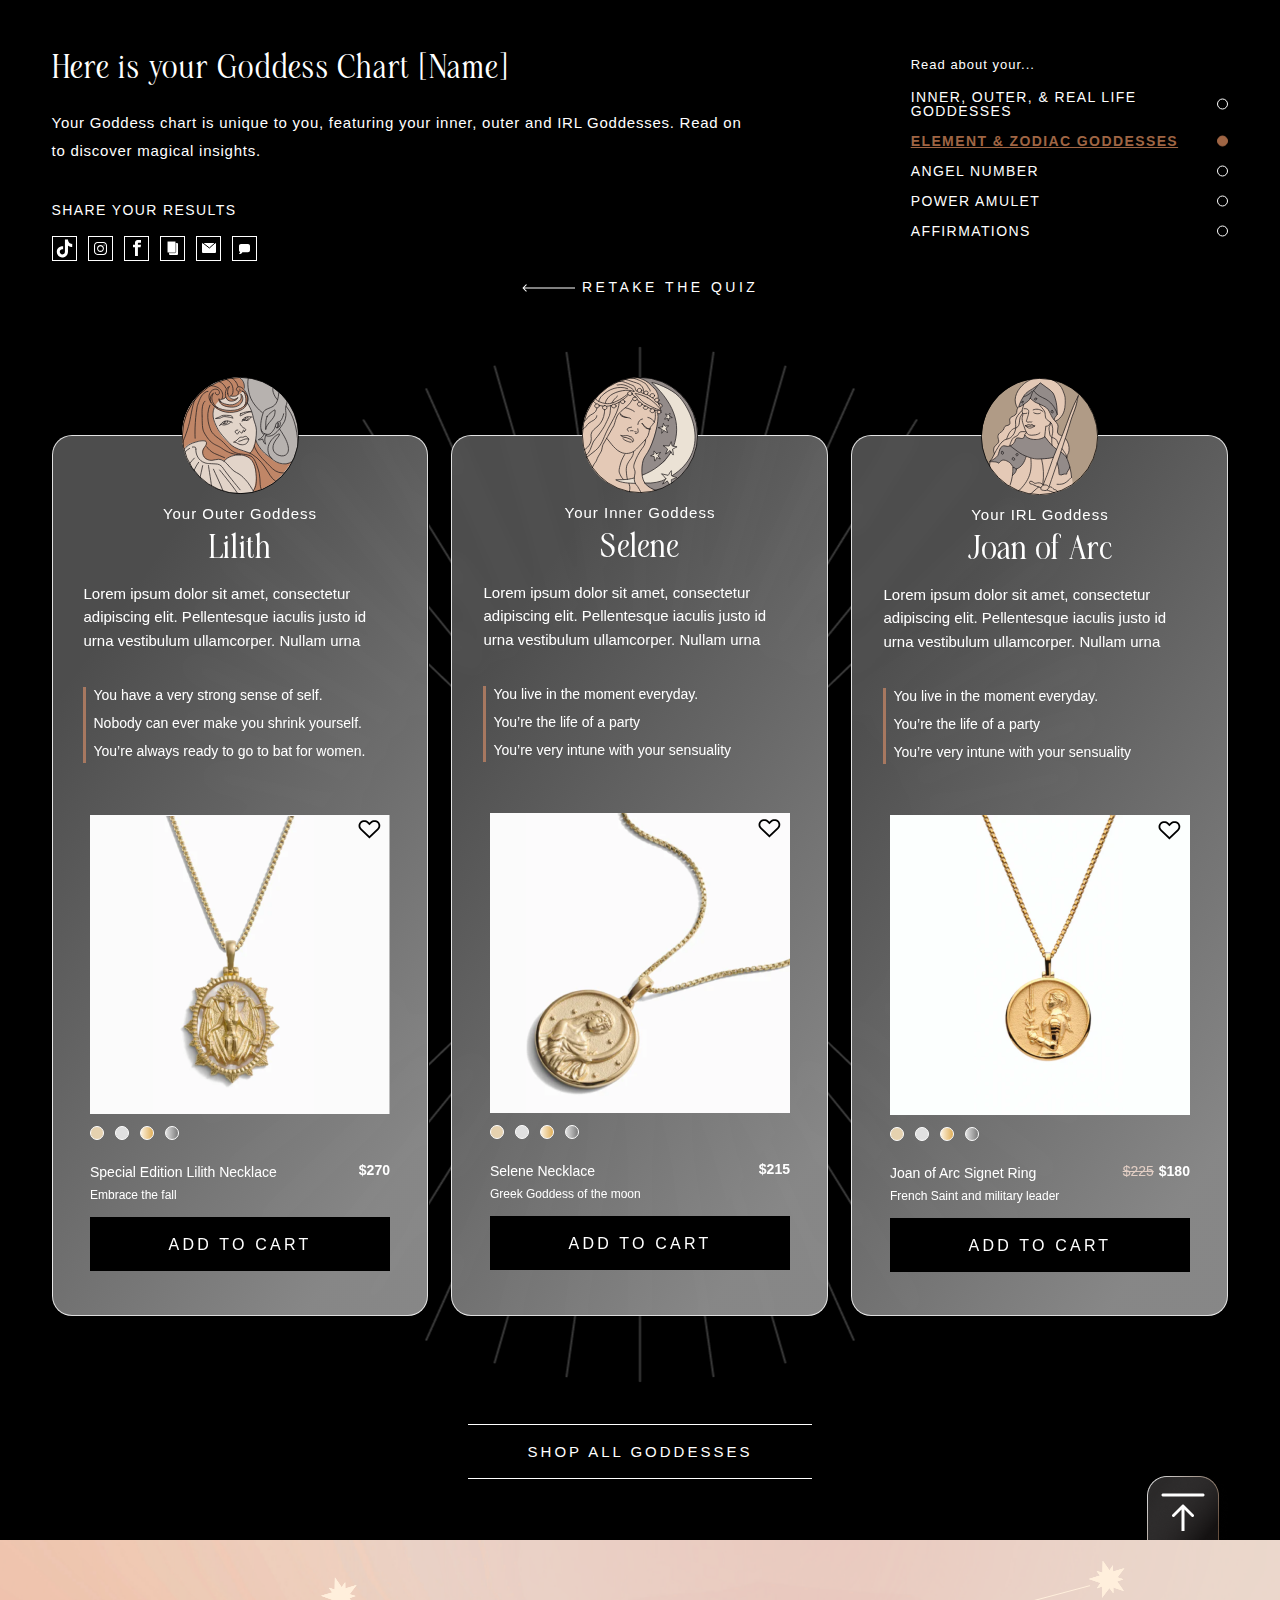
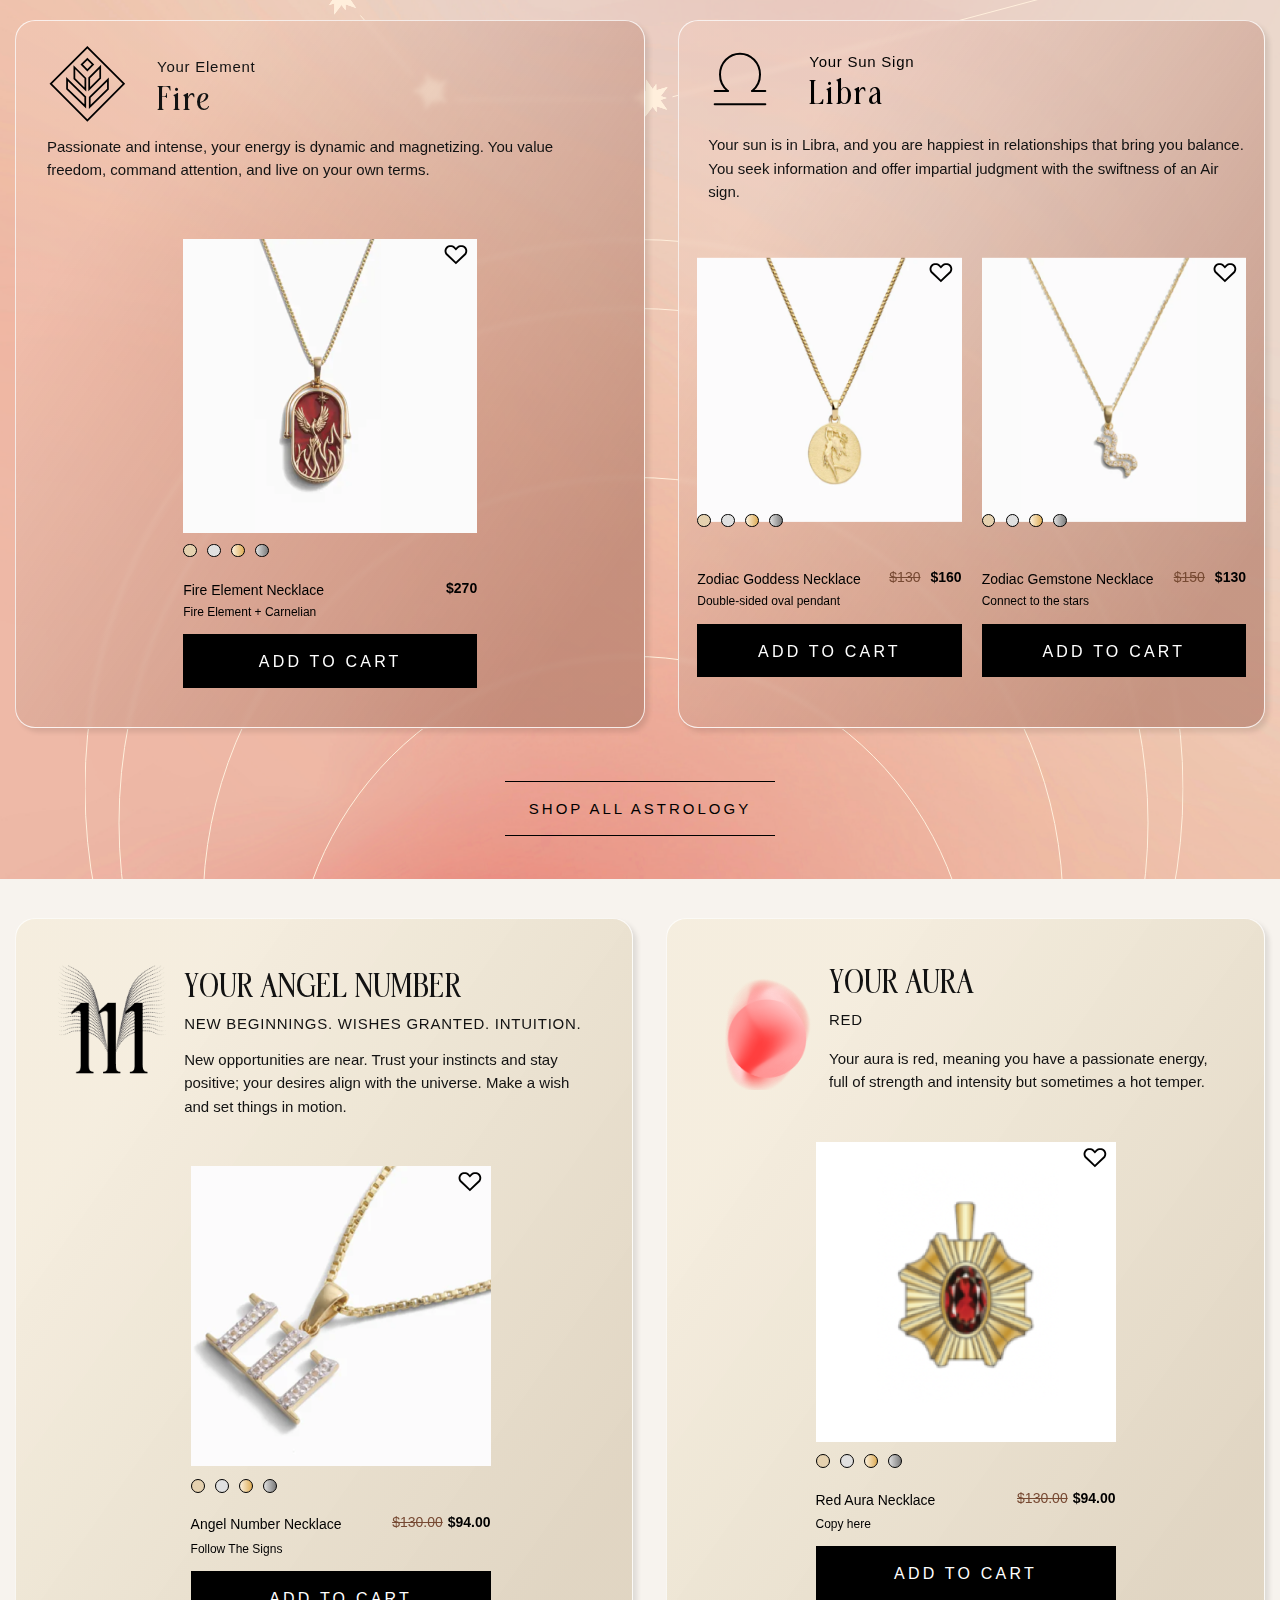
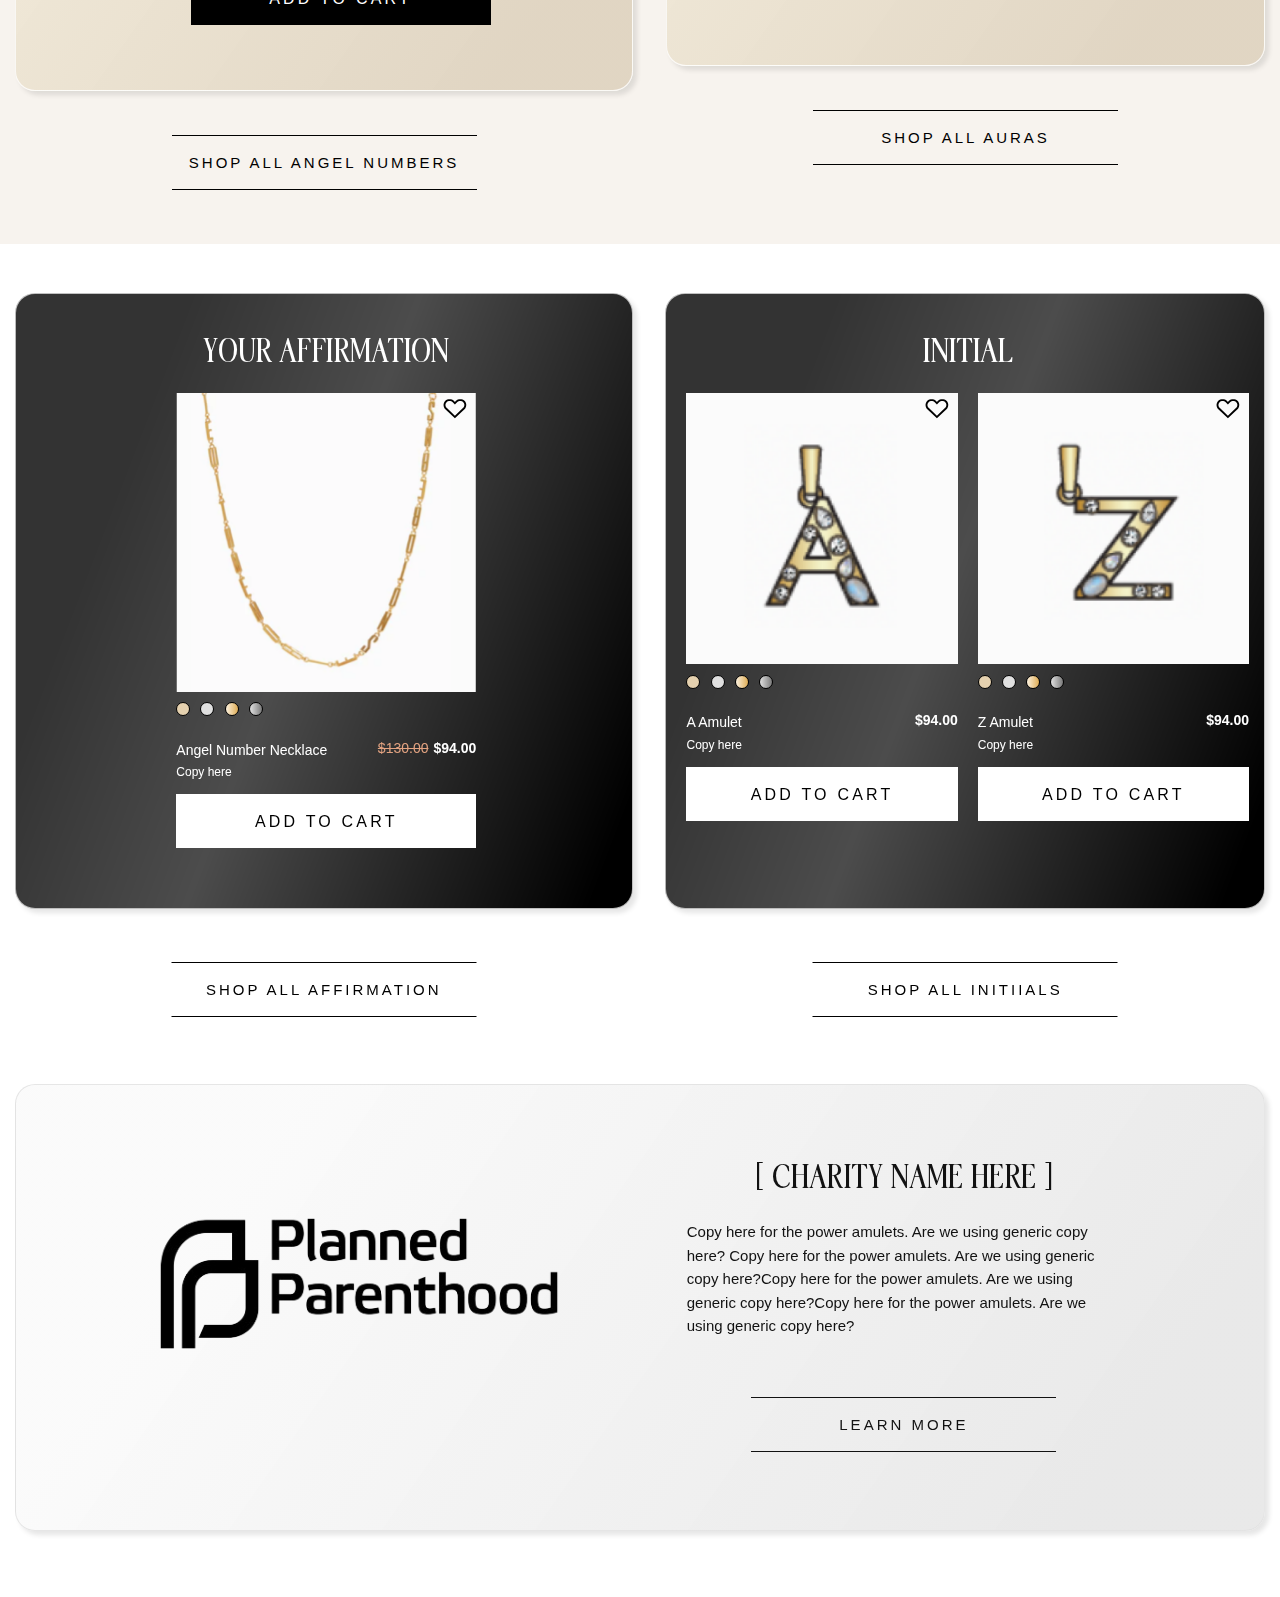
<file: index.html>
<!DOCTYPE html>
<html lang="en">
  <head>
    <meta charset="UTF-8" />
    <meta name="viewport" content="width=device-width, initial-scale=1.0" />
    <title>AWE Quiz | Awe Inspired</title>
    <meta name="description" content="We believe in fine jewelry as a vehicle for empowerment. Shop our collection of goddess necklaces, coin necklaces, earrings, bracelets, rings and more." />
    <link rel="icon" href="./assets/icons/favicon_bd4df09a-3134-41f4-ab79-d29361866ec3.webp" type="image/png" />
    <link rel="stylesheet" href="./assets/css/main.css" />
    <script src="./assets/js/main.js" defer></script>
    <script src="https://cdnjs.cloudflare.com/ajax/libs/jquery/3.7.1/jquery.min.js" crossorigin="anonymous" referrerpolicy="no-referrer"></script>
  </head>
  <body>
    <main id="MainContent">

        <!-- Hero Banner Section Starts Here-->
        <section class="awe__quiz_hero">
          <div class="container">
              <div class="awe__quiz_hero_back all-text-white desktop-hide">
                  <a href="">
                      <img src="./assets/images/Arrow 2.svg" alt="back-arrow" loading="lazy"> RETAKE THE QUIZ
                  </a>
              </div>
              <div class="awe__quiz_hero_top">
                  <div class="awe__quiz_hero_top_left all-text-white">
                      <div class="hero_title">
                          <h1 class="desktop-hide"><span id="name">[Name's or Your] </span> Goddess Chart</h1>
                          <h1 class="mobile-hide">Here is your Goddess Chart <span id="name">[Name]</span></h1>
                          <p>Your Goddess chart is unique to you, featuring your inner, outer and IRL Goddesses. Read on to discover magical insights.</p>
                      </div>
                      <div class="hero_social mobile-hide">
                          <p>SHARE YOUR RESULTS</p>
                          <div class="hero_social_main">
                              <button class="share-button tiktok" onclick="shareOnTiktok()">
                                  <img src="./assets/images/TIKTOK - SHARED.svg" alt="tiktok" loading="lazy">
                              </button>
                              <button class="share-button instagram" onclick="shareOnInstagram()">
                                  <img src="./assets/images/INSTAGRAM - SHARED.svg" alt="instagram" loading="lazy">
                              </button>
                              <button class="share-button facebook" onclick="shareOnFacebook()">
                                  <img src="./assets/images/FACEBOOK - SHARED.svg" alt="facebook" loading="lazy">
                              </button>
                              <button class="share-button copy-code" onclick="copyCode()">
                                  <img src="./assets/images/COPY LINK - SHARED.svg" alt="copy-link" loading="lazy">
                              </button>
                              <button class="share-button email" onclick="shareByEmail()">
                                  <img src="./assets/images/EMAIL - SHARED.svg" alt="email" loading="lazy">
                              </button>
                              <button class="share-button messenger" onclick="shareOnText()">
                                  <img src="./assets/images/TEXT - SHARED.svg" alt="text" loading="lazy">
                              </button>
                          </div>
                      </div>
                  </div>
                  <div class="awe__quiz_hero_top_right all-text-white">
                      <p>Read about your...</p>
                      <ul>
                          <li><a href="">INNER, OUTER, & REAL LIFE GODDESSES</a></li>
                          <li><a href="" class="active">ELEMENT & ZODIAC GODDESSES</a></li>
                          <li><a href="">ANGEL NUMBER</a></li>
                          <li><a href="">POWER AMULET</a></li>
                          <li><a href="">AFFIRMATIONS</a></li>
                      </ul>
                  </div>
                  <div class="hero_social desktop-hide all-text-white">
                      <p>SHARE YOUR RESULTS</p>
                      <div class="hero_social_main">
                          <button class="share-button tiktok" onclick="shareOnTiktok()">
                              <img src="./assets/images/TIKTOK - SHARED.svg" alt="tiktok" loading="lazy">
                          </button>
                          <button class="share-button instagram" onclick="shareOnInstagram()">
                              <img src="./assets/images/INSTAGRAM - SHARED.svg" alt="instagram" loading="lazy">
                          </button>
                          <button class="share-button facebook" onclick="shareOnFacebook()">
                              <img src="./assets/images/FACEBOOK - SHARED.svg" alt="facebook" loading="lazy">
                          </button>
                          <button class="share-button copy-code" onclick="copyCode()">
                              <img src="./assets/images/COPY LINK - SHARED.svg" alt="copy-link" loading="lazy">
                          </button>
                          <button class="share-button email" onclick="shareByEmail()">
                              <img src="./assets/images/EMAIL - SHARED.svg" alt="email" loading="lazy">
                          </button>
                          <button class="share-button messenger" onclick="shareOnText()">
                              <img src="./assets/images/TEXT - SHARED.svg" alt="text" loading="lazy">
                          </button>
                      </div>
                  </div>
              </div>
              <div class="awe__quiz_hero_back all-text-white mobile-hide">
                  <a href="">
                      <img src="./assets/images/Arrow 2.svg" alt="back-arrow" loading="lazy"> RETAKE THE QUIZ
                  </a>
              </div>
              <div class="awe__quiz_hero_cards">
                <div class="awe__quiz_hero_cards_before" style="background-image: url(./assets/images/Isolation_Mode.png);"></div>
                  <div class="awe__quiz_hero_cards_col">
                      <div class="awe__quiz_hero_cards_col_image">
                          <img src="./assets/images/lilith.svg" alt="lilith" loading="lazy">
                      </div>
                      <div class="awe__quiz_hero_cards_col_title all-text-white">
                          <p>Your Outer Goddess</p>
                          <h2>Lilith</h2>
                      </div>
                      <div class="awe__quiz_hero_cards_col_text all-text-white">
                          <p>Lorem ipsum dolor sit amet, consectetur adipiscing elit. Pellentesque iaculis justo id urna vestibulum ullamcorper. Nullam urna</p>
                          <blockquote>You have a very strong sense of self. <br>Nobody can ever make you shrink yourself. <br>You’re always ready to go to bat for women.</blockquote>
                      </div>
                      <div class="awe__quiz_hero_cards_col_tabs">
                          <div class="awe__quiz_hero_cards_col_slides">
                              <div class="awe__quiz_hero_cards_col_slides_main">
                                  <div class="awe__quiz_hero_cards_col_slides_content tabcontent" id="tab1-1">
                                      <div class="awe__quiz_hero_cards_col_slides_content_img">
                                          <img src="./assets/images/lilith-pendent.png" alt="lilith-pendent" loading="lazy">
                                          <img src="./assets/images/like-icon.svg" class="like" alt="like" loading="lazy">
                                      </div>
                                      <div class="awe__quiz_hero_cards_col_slides_content_text all-text-white">
                                          <div class="awe__quiz_hero_cards_col_slides_content_text_prod">
                                              <a href="">Special Edition Lilith Necklace</a>
                                              <p>Embrace the fall</p>
                                          </div>
                                          <div class="awe__quiz_hero_cards_col_slides_content_text_price">
                                              <p>$270</p>
                                          </div>
                                      </div>
                                  </div>
                                  <div class="awe__quiz_hero_cards_col_slides_content tabcontent" id="tab1-2">
                                      <div class="awe__quiz_hero_cards_col_slides_content_img">
                                          <img src="./assets/images/lilith-pendent.png" alt="lilith-pendent" loading="lazy">
                                          <img src="./assets/images/like-icon.svg" class="like" alt="like" loading="lazy">
                                      </div>
                                      <div class="awe__quiz_hero_cards_col_slides_content_text all-text-white">
                                          <div class="awe__quiz_hero_cards_col_slides_content_text_prod">
                                              <a href="">Special Edition Lilith Necklace</a>
                                              <p>Embrace the fall</p>
                                          </div>
                                          <div class="awe__quiz_hero_cards_col_slides_content_text_price">
                                              <p>$260</p>
                                          </div>
                                      </div>
                                  </div>
                                  <div class="awe__quiz_hero_cards_col_slides_content tabcontent" id="tab1-3">
                                      <div class="awe__quiz_hero_cards_col_slides_content_img">
                                          <img src="./assets/images/lilith-pendent.png" alt="lilith-pendent" loading="lazy">
                                          <img src="./assets/images/like-icon.svg" class="like" alt="like" loading="lazy">
                                      </div>
                                      <div class="awe__quiz_hero_cards_col_slides_content_text all-text-white">
                                          <div class="awe__quiz_hero_cards_col_slides_content_text_prod">
                                              <a href="">Special Edition Lilith Necklace</a>
                                              <p>Embrace the fall</p>
                                          </div>
                                          <div class="awe__quiz_hero_cards_col_slides_content_text_price">
                                              <p>$250</p>
                                          </div>
                                      </div>
                                  </div>
                                  <div class="awe__quiz_hero_cards_col_slides_content tabcontent" id="tab1-4">
                                      <div class="awe__quiz_hero_cards_col_slides_content_img">
                                          <img src="./assets/images/lilith-pendent.png" alt="lilith-pendent" loading="lazy">
                                          <img src="./assets/images/like-icon.svg" class="like" alt="like" loading="lazy">
                                      </div>
                                      <div class="awe__quiz_hero_cards_col_slides_content_text all-text-white">
                                          <div class="awe__quiz_hero_cards_col_slides_content_text_prod">
                                              <a href="">Special Edition Lilith Necklace</a>
                                              <p>Embrace the fall</p>
                                          </div>
                                          <div class="awe__quiz_hero_cards_col_slides_content_text_price">
                                              <p>$240</p>
                                          </div>
                                      </div>
                                  </div>
                              </div>
                              <div class="awe__quiz_hero_cards_col_slides_nav">
                                  <ul class="tabnav">
                                      <li><a href="#tab1-1" class="tab1"></a></li>
                                      <li><a href="#tab1-2" class="tab2"></a></li>
                                      <li><a href="#tab1-3" class="tab3"></a></li>
                                      <li><a href="#tab1-4" class="tab4"></a></li>
                                  </ul>
                              </div>
                          </div>
                      </div>
                      <div class="awe__quiz_hero_cards_col_cta">
                          <a href="" class="button1">ADD TO CART</a>
                      </div>
                  </div>
                  <div class="awe__quiz_hero_cards_col">
                      <div class="awe__quiz_hero_cards_col_image">
                          <img src="./assets/images/SELENE.svg" alt="Selene" loading="lazy">
                      </div>
                      <div class="awe__quiz_hero_cards_col_title all-text-white">
                          <p>Your Inner Goddess</p>
                          <h2>Selene</h2>
                      </div>
                      <div class="awe__quiz_hero_cards_col_text all-text-white">
                          <p>Lorem ipsum dolor sit amet, consectetur adipiscing elit. Pellentesque iaculis justo id urna vestibulum ullamcorper. Nullam urna </p>
                          <blockquote>You live in the moment everyday. <br>You’re the life of a party <br>You’re very intune with your sensuality</blockquote>
                      </div>
                      <div class="awe__quiz_hero_cards_col_tabs">
                          <div class="awe__quiz_hero_cards_col_slides">
                              <div class="awe__quiz_hero_cards_col_slides_main">
                                  <div class="awe__quiz_hero_cards_col_slides_content tabcontent" id="tab2-1">
                                      <div class="awe__quiz_hero_cards_col_slides_content_img">
                                          <img src="./assets/images/selene-necklace.png" alt="AWE_GREEK_MOON_ANGLE_GOLD" loading="lazy">
                                          <img src="./assets/images/like-icon.svg" class="like" alt="like" loading="lazy">
                                      </div>
                                      <div class="awe__quiz_hero_cards_col_slides_content_text all-text-white">
                                          <div class="awe__quiz_hero_cards_col_slides_content_text_prod">
                                              <a href="">Selene Necklace</a>
                                              <p>Greek Goddess of the moon</p>
                                          </div>
                                          <div class="awe__quiz_hero_cards_col_slides_content_text_price">
                                              <p>$215</p>
                                          </div>
                                      </div>
                                  </div>
                                  <div class="awe__quiz_hero_cards_col_slides_content tabcontent" id="tab2-2">
                                      <div class="awe__quiz_hero_cards_col_slides_content_img">
                                          <img src="./assets/images/selene-necklace.png" alt="AWE_GREEK_MOON_ANGLE_GOLD" loading="lazy">
                                          <img src="./assets/images/like-icon.svg" class="like" alt="like" loading="lazy">
                                      </div>
                                      <div class="awe__quiz_hero_cards_col_slides_content_text all-text-white">
                                          <div class="awe__quiz_hero_cards_col_slides_content_text_prod">
                                              <a href="">Selene Necklace</a>
                                              <p>Greek Goddess of the moon</p>
                                          </div>
                                          <div class="awe__quiz_hero_cards_col_slides_content_text_price">
                                              <p>$205</p>
                                          </div>
                                      </div>
                                  </div>
                                  <div class="awe__quiz_hero_cards_col_slides_content tabcontent" id="tab2-3">
                                      <div class="awe__quiz_hero_cards_col_slides_content_img">
                                          <img src="./assets/images/selene-necklace.png" alt="AWE_GREEK_MOON_ANGLE_GOLD" loading="lazy">
                                          <img src="./assets/images/like-icon.svg" class="like" alt="like" loading="lazy">
                                      </div>
                                      <div class="awe__quiz_hero_cards_col_slides_content_text all-text-white">
                                          <div class="awe__quiz_hero_cards_col_slides_content_text_prod">
                                              <a href="">Selene Necklace</a>
                                              <p>Greek Goddess of the moon</p>
                                          </div>
                                          <div class="awe__quiz_hero_cards_col_slides_content_text_price">
                                              <p>$195</p>
                                          </div>
                                      </div>
                                  </div>
                                  <div class="awe__quiz_hero_cards_col_slides_content tabcontent" id="tab2-4">
                                      <div class="awe__quiz_hero_cards_col_slides_content_img">
                                          <img src="./assets/images/selene-necklace.png" alt="AWE_GREEK_MOON_ANGLE_GOLD" loading="lazy">
                                          <img src="./assets/images/like-icon.svg" class="like" alt="like" loading="lazy">
                                      </div>
                                      <div class="awe__quiz_hero_cards_col_slides_content_text all-text-white">
                                          <div class="awe__quiz_hero_cards_col_slides_content_text_prod">
                                              <a href="">Selene Necklace</a>
                                              <p>Greek Goddess of the moon</p>
                                          </div>
                                          <div class="awe__quiz_hero_cards_col_slides_content_text_price">
                                              <p>$185</p>
                                          </div>
                                      </div>
                                  </div>
                              </div>
                              <div class="awe__quiz_hero_cards_col_slides_nav">
                                  <ul class="tabnav">
                                      <li><a href="#tab2-1" class="tab1"></a></li>
                                      <li><a href="#tab2-2" class="tab2"></a></li>
                                      <li><a href="#tab2-3" class="tab3"></a></li>
                                      <li><a href="#tab2-4" class="tab4"></a></li>
                                  </ul>
                              </div>
                          </div>
                      </div>
                      <div class="awe__quiz_hero_cards_col_cta">
                          <a href="" class="button1">ADD TO CART</a>
                      </div>
                  </div>
                  <div class="awe__quiz_hero_cards_col">
                      <div class="awe__quiz_hero_cards_col_image">
                          <img src="./assets/images/JOAN-OF-ARC.svg" alt="JOAN-OF-ARC" loading="lazy">
                      </div>
                      <div class="awe__quiz_hero_cards_col_title all-text-white">
                          <p>Your IRL Goddess</p>
                          <h2>Joan of Arc</h2>
                      </div>
                      <div class="awe__quiz_hero_cards_col_text all-text-white">
                          <p>Lorem ipsum dolor sit amet, consectetur adipiscing elit. Pellentesque iaculis justo id urna vestibulum ullamcorper. Nullam urna</p>
                          <blockquote>You live in the moment everyday. <br>You’re the life of a party <br>You’re very intune with your sensuality</blockquote>
                      </div>
                      <div class="awe__quiz_hero_cards_col_tabs">
                          <div class="awe__quiz_hero_cards_col_slides">
                              <div class="awe__quiz_hero_cards_col_slides_main">
                                  <div class="awe__quiz_hero_cards_col_slides_content tabcontent" id="tab3-1">
                                      <div class="awe__quiz_hero_cards_col_slides_content_img">
                                          <img src="./assets/images/arc-signet-ring.png" alt="JoanofArcGold" loading="lazy">
                                          <img src="./assets/images/like-icon.svg" class="like" alt="like" loading="lazy">
                                      </div>
                                      <div class="awe__quiz_hero_cards_col_slides_content_text all-text-white">
                                          <div class="awe__quiz_hero_cards_col_slides_content_text_prod">
                                              <a href="">Joan of Arc Signet Ring</a>
                                              <p>French Saint and military leader</p>
                                          </div>
                                          <div class="awe__quiz_hero_cards_col_slides_content_text_price">
                                              <p><span class="old_price"><del>$225</del></span>$180</p>
                                          </div>
                                      </div>
                                  </div>
                                  <div class="awe__quiz_hero_cards_col_slides_content tabcontent" id="tab3-2">
                                      <div class="awe__quiz_hero_cards_col_slides_content_img">
                                          <img src="./assets/images/arc-signet-ring.png" alt="JoanofArcGold" loading="lazy">
                                          <img src="./assets/images/like-icon.svg" class="like" alt="like" loading="lazy">
                                      </div>
                                      <div class="awe__quiz_hero_cards_col_slides_content_text all-text-white">
                                          <div class="awe__quiz_hero_cards_col_slides_content_text_prod">
                                              <a href="">Joan of Arc Signet Ring</a>
                                              <p>French Saint and military leader</p>
                                          </div>
                                          <div class="awe__quiz_hero_cards_col_slides_content_text_price">
                                              <p><span class="old_price"><del>$225</del></span>$170</p>
                                          </div>
                                      </div>
                                  </div>
                                  <div class="awe__quiz_hero_cards_col_slides_content tabcontent" id="tab3-3">
                                      <div class="awe__quiz_hero_cards_col_slides_content_img">
                                          <img src="./assets/images/arc-signet-ring.png" alt="JoanofArcGold" loading="lazy">
                                          <img src="./assets/images/like-icon.svg" class="like" alt="like" loading="lazy">
                                      </div>
                                      <div class="awe__quiz_hero_cards_col_slides_content_text all-text-white">
                                          <div class="awe__quiz_hero_cards_col_slides_content_text_prod">
                                              <a href="">Joan of Arc Signet Ring</a>
                                              <p>French Saint and military leader</p>
                                          </div>
                                          <div class="awe__quiz_hero_cards_col_slides_content_text_price">
                                              <p><span class="old_price"><del>$225</del></span>$160</p>
                                          </div>
                                      </div>
                                  </div>
                                  <div class="awe__quiz_hero_cards_col_slides_content tabcontent" id="tab3-4">
                                      <div class="awe__quiz_hero_cards_col_slides_content_img">
                                          <img src="./assets/images/arc-signet-ring.png" alt="JoanofArcGold" loading="lazy">
                                          <img src="./assets/images/like-icon.svg" class="like" alt="like" loading="lazy">
                                      </div>
                                      <div class="awe__quiz_hero_cards_col_slides_content_text all-text-white">
                                          <div class="awe__quiz_hero_cards_col_slides_content_text_prod">
                                              <a href="">Joan of Arc Signet Ring</a>
                                              <p>French Saint and military leader</p>
                                          </div>
                                          <div class="awe__quiz_hero_cards_col_slides_content_text_price">
                                              <p><span class="old_price"><del>$225</del></span>$150</p>
                                          </div>
                                      </div>
                                  </div>
                              </div>
                              <div class="awe__quiz_hero_cards_col_slides_nav">
                                  <ul class="tabnav">
                                      <li><a href="#tab3-1" class="tab1"></a></li>
                                      <li><a href="#tab3-2" class="tab2"></a></li>
                                      <li><a href="#tab3-3" class="tab3"></a></li>
                                      <li><a href="#tab3-4" class="tab4"></a></li>
                                  </ul>
                              </div>
                          </div>
                      </div>
                      <div class="awe__quiz_hero_cards_col_cta">
                          <a href="" class="button1">ADD TO CART</a>
                      </div>
                  </div>
              </div>
              <div class="awe__quiz_hero_cards_button">
                  <a href="" class="btn btn--ghost btn--ghost-light ">SHOP ALL GODDESSES</a>
              </div>
              <div class="awe__quiz_hero_cards_before mobile" style="background-image: url(./assets/images/Isolation_Mode.png);"></div>
          </div>
          <div class="scroll_to_top">
              <img src="./assets/images/scroll-to-top.png" alt="scroll-to-top" loading="lazy" >
          </div>
        </section>
        <!-- Hero Banner Section Ends Here-->

        <!-- Astrology Cards Section Starts Here -->
        <section class="astro__cards" style="background-image: url(./assets/images/astro-cards/red-banner.png);">
          <div class="container">
              <div class="astro__cards_row">
                  <div class="astro__cards_main left">
                      <div class="astro__cards_main_title">
                          <div class="astro__cards_main_title_img">
                              <img src="./assets/images/astro-cards/fire-element.svg" alt="fire-element" loading="lazy">
                          </div>
                          <div class="astro__cards_main_title_tags all-text-black">
                              <p>Your Element</p>
                              <h2>Fire</h2>
                          </div>
                      </div>
                      <div class="astro__cards_main_description all-text-black">
                          <p>Passionate and intense, your energy is dynamic and magnetizing. You value freedom, command attention, and live on your own terms.</p>
                      </div>
                      <div class="astro__cards_main_prod">
                          <div class="astro__cards_main_prod_inner">
                              <div class="astro__cards_main_prod_inner_content prodcontent" id="tab4-1">
                                  <div class="astro__cards_main_prod_inner_content_img">
                                      <img src="./assets/images/astro-cards/fire-pendent.png" alt="fire-pendent" loading="lazy">
                                      <img src="./assets/images/like-icon.svg" class="like" alt="like" loading="lazy">
                                  </div>
                                  <div class="astro__cards_main_prod_inner_content_info">
                                      <div class="astro__cards_main_prod_inner_content_info_tag">
                                          <a href="">Fire Element Necklace </a>
                                          <p>Fire Element + Carnelian</p>
                                      </div>
                                      <div class="astro__cards_main_prod_inner_content_info_price">
                                          <p><span class="old_price"><del></del></span>$270</p>
                                      </div>
                                  </div>
                              </div>
                              <div class="astro__cards_main_prod_inner_content prodcontent" id="tab4-2">
                                  <div class="astro__cards_main_prod_inner_content_img">
                                      <img src="./assets/images/astro-cards/fire-pendent.png" alt="fire-pendent" loading="lazy">
                                      <img src="./assets/images/like-icon.svg" class="like" alt="like" loading="lazy">
                                  </div>
                                  <div class="astro__cards_main_prod_inner_content_info">
                                      <div class="astro__cards_main_prod_inner_content_info_tag">
                                          <a href="">Fire Element Necklace </a>
                                          <p>Fire Element + Carnelian</p>
                                      </div>
                                      <div class="astro__cards_main_prod_inner_content_info_price">
                                          <p><span class="old_price"><del></del></span>$260</p>
                                      </div>
                                  </div>
                              </div>
                              <div class="astro__cards_main_prod_inner_content prodcontent" id="tab4-3">
                                  <div class="astro__cards_main_prod_inner_content_img">
                                      <img src="./assets/images/astro-cards/fire-pendent.png" alt="fire-pendent" loading="lazy">
                                      <img src="./assets/images/like-icon.svg" class="like" alt="like" loading="lazy">
                                  </div>
                                  <div class="astro__cards_main_prod_inner_content_info">
                                      <div class="astro__cards_main_prod_inner_content_info_tag">
                                          <a href="">Fire Element Necklace </a>
                                          <p>Fire Element + Carnelian</p>
                                      </div>
                                      <div class="astro__cards_main_prod_inner_content_info_price">
                                          <p><span class="old_price"><del></del></span>$250</p>
                                      </div>
                                  </div>
                              </div>
                              <div class="astro__cards_main_prod_inner_content prodcontent" id="tab4-4">
                                  <div class="astro__cards_main_prod_inner_content_img">
                                      <img src="./assets/images/astro-cards/fire-pendent.png" alt="fire-pendent" loading="lazy">
                                      <img src="./assets/images/like-icon.svg" class="like" alt="like" loading="lazy">
                                  </div>
                                  <div class="astro__cards_main_prod_inner_content_info">
                                      <div class="astro__cards_main_prod_inner_content_info_tag">
                                          <a href="">Fire Element Necklace </a>
                                          <p>Fire Element + Carnelian</p>
                                      </div>
                                      <div class="astro__cards_main_prod_inner_content_info_price">
                                          <p><span class="old_price"><del></del></span>$240</p>
                                      </div>
                                  </div>
                              </div>
                          </div>
                          <div class="astro__cards_main_prod_nav">
                              <ul class="prodnav">
                                  <li><a href="#tab4-1" class="tab1 active"></a></li>
                                  <li><a href="#tab4-2" class="tab2"></a></li>
                                  <li><a href="#tab4-3" class="tab3"></a></li>
                                  <li><a href="#tab4-4" class="tab4"></a></li>
                              </ul>
                          </div>
                          <div class="astro__cards_main_prod_cta">
                              <a href="" class="button1">ADD TO CART</a>
                          </div>
                      </div>
                  </div>
                  <div class="astro__cards_main right">
                      <div class="astro__cards_main_title">
                          <div class="astro__cards_main_title_img">
                              <img src="./assets/images/astro-cards/libra-sign.svg" alt="libra-sign" loading="lazy">
                          </div>
                          <div class="astro__cards_main_title_tags">
                              <p>Your Sun Sign</p>
                              <h2>Libra</h2>
                          </div>
                      </div>
                      <div class="astro__cards_main_description all-text-black">
                          <p>Your sun is in Libra, and you are happiest in relationships that bring you balance. You seek information and offer impartial judgment with the swiftness of an Air sign.</p>
                      </div>
                      <div class="astro__cards_main_slider">
                          <div class="astro__cards_main_prod">
                              <div class="astro__cards_main_prod_inner">
                                  <div class="astro__cards_main_prod_inner_content prodcontent" id="tab5-1">
                                      <div class="astro__cards_main_prod_inner_content_img">
                                          <img src="./assets/images/astro-cards/zodiac-goddess.png" alt="zodiac-goddess" loading="lazy">
                                          <img src="./assets/images/like-icon.svg" class="like" alt="like" loading="lazy">
                                      </div>
                                      <div class="astro__cards_main_prod_inner_content_info">
                                          <div class="astro__cards_main_prod_inner_content_info_tag">
                                              <a href="">Zodiac Goddess Necklace</a>
                                              <p>Double-sided oval pendant</p>
                                          </div>
                                          <div class="astro__cards_main_prod_inner_content_info_price">
                                              <p><span class="old_price"><del>$130</del></span>$160</p>
                                          </div>
                                      </div>
                                  </div>
                                  <div class="astro__cards_main_prod_inner_content prodcontent" id="tab5-2">
                                      <div class="astro__cards_main_prod_inner_content_img">
                                          <img src="./assets/images/astro-cards/zodiac-goddess.png" alt="zodiac-goddess" loading="lazy">
                                          <img src="./assets/images/like-icon.svg" class="like" alt="like" loading="lazy">
                                      </div>
                                      <div class="astro__cards_main_prod_inner_content_info">
                                          <div class="astro__cards_main_prod_inner_content_info_tag">
                                              <a href="">Zodiac Goddess Necklace</a>
                                              <p>Double-sided oval pendant</p>
                                          </div>
                                          <div class="astro__cards_main_prod_inner_content_info_price">
                                              <p><span class="old_price"><del>$130</del></span>$150</p>
                                          </div>
                                      </div>
                                  </div>
                                  <div class="astro__cards_main_prod_inner_content prodcontent" id="tab5-3">
                                      <div class="astro__cards_main_prod_inner_content_img">
                                          <img src="./assets/images/astro-cards/zodiac-goddess.png" alt="zodiac-goddess" loading="lazy">
                                          <img src="./assets/images/like-icon.svg" class="like" alt="like" loading="lazy">
                                      </div>
                                      <div class="astro__cards_main_prod_inner_content_info">
                                          <div class="astro__cards_main_prod_inner_content_info_tag">
                                              <a href="">Zodiac Goddess Necklace</a>
                                              <p>Double-sided oval pendant</p>
                                          </div>
                                          <div class="astro__cards_main_prod_inner_content_info_price">
                                              <p><span class="old_price"><del>$130</del></span>$140</p>
                                          </div>
                                      </div>
                                  </div>
                                  <div class="astro__cards_main_prod_inner_content prodcontent" id="tab5-4">
                                      <div class="astro__cards_main_prod_inner_content_img">
                                          <img src="./assets/images/astro-cards/zodiac-goddess.png" alt="zodiac-goddess" loading="lazy">
                                          <img src="./assets/images/like-icon.svg" class="like" alt="like" loading="lazy">
                                      </div>
                                      <div class="astro__cards_main_prod_inner_content_info">
                                          <div class="astro__cards_main_prod_inner_content_info_tag">
                                              <a href="">Zodiac Goddess Necklace</a>
                                              <p>Double-sided oval pendant</p>
                                          </div>
                                          <div class="astro__cards_main_prod_inner_content_info_price">
                                              <p><span class="old_price"><del>$130</del></span>$130</p>
                                          </div>
                                      </div>
                                  </div>
                              </div>
                              <div class="astro__cards_main_prod_nav">
                                  <ul class="prodnav">
                                      <li><a href="#tab5-1" class="tab1 active"></a></li>
                                      <li><a href="#tab5-2" class="tab2"></a></li>
                                      <li><a href="#tab5-3" class="tab3"></a></li>
                                      <li><a href="#tab5-4" class="tab4"></a></li>
                                  </ul>
                              </div>
                              <div class="astro__cards_main_prod_cta">
                                  <a href="" class="button1">ADD TO CART</a>
                              </div>
                          </div>
                          <div class="astro__cards_main_prod">
                              <div class="astro__cards_main_prod_inner">
                                  <div class="astro__cards_main_prod_inner_content prodcontent" id="tab6-1">
                                      <div class="astro__cards_main_prod_inner_content_img">
                                          <img src="./assets/images/astro-cards/zodiac-gemstone.png" alt="zodiac-gemstone" loading="lazy">
                                          <img src="./assets/images/like-icon.svg" class="like" alt="like" loading="lazy">
                                      </div>
                                      <div class="astro__cards_main_prod_inner_content_info">
                                          <div class="astro__cards_main_prod_inner_content_info_tag">
                                              <a href="">Zodiac Gemstone Necklace</a>
                                              <p>Connect to the stars</p>
                                          </div>
                                          <div class="astro__cards_main_prod_inner_content_info_price">
                                              <p><span class="old_price"><del>$150</del></span>$130</p>
                                          </div>
                                      </div>
                                  </div>
                                  <div class="astro__cards_main_prod_inner_content prodcontent" id="tab6-2">
                                      <div class="astro__cards_main_prod_inner_content_img">
                                          <img src="./assets/images/astro-cards/zodiac-gemstone.png" alt="zodiac-gemstone" loading="lazy">
                                          <img src="./assets/images/like-icon.svg" class="like" alt="like" loading="lazy">
                                      </div>
                                      <div class="astro__cards_main_prod_inner_content_info">
                                          <div class="astro__cards_main_prod_inner_content_info_tag">
                                              <a href="">Zodiac Gemstone Necklace</a>
                                              <p>Connect to the stars</p>
                                          </div>
                                          <div class="astro__cards_main_prod_inner_content_info_price">
                                              <p><span class="old_price"><del>$150</del></span>$120</p>
                                          </div>
                                      </div>
                                  </div>
                                  <div class="astro__cards_main_prod_inner_content prodcontent" id="tab6-3">
                                      <div class="astro__cards_main_prod_inner_content_img">
                                          <img src="./assets/images/astro-cards/zodiac-gemstone.png" alt="zodiac-gemstone" loading="lazy">
                                          <img src="./assets/images/like-icon.svg" class="like" alt="like" loading="lazy">
                                      </div>
                                      <div class="astro__cards_main_prod_inner_content_info">
                                          <div class="astro__cards_main_prod_inner_content_info_tag">
                                              <a href="">Zodiac Gemstone Necklace</a>
                                              <p>Connect to the stars</p>
                                          </div>
                                          <div class="astro__cards_main_prod_inner_content_info_price">
                                              <p><span class="old_price"><del>$150</del></span>$110</p>
                                          </div>
                                      </div>
                                  </div>
                                  <div class="astro__cards_main_prod_inner_content prodcontent" id="tab6-4">
                                      <div class="astro__cards_main_prod_inner_content_img">
                                          <img src="./assets/images/astro-cards/zodiac-gemstone.png" alt="zodiac-gemstone" loading="lazy">
                                          <img src="./assets/images/like-icon.svg" class="like" alt="like" loading="lazy">
                                      </div>
                                      <div class="astro__cards_main_prod_inner_content_info">
                                          <div class="astro__cards_main_prod_inner_content_info_tag">
                                              <a href="">Zodiac Gemstone Necklace</a>
                                              <p>Connect to the stars</p>
                                          </div>
                                          <div class="astro__cards_main_prod_inner_content_info_price">
                                              <p><span class="old_price"><del>$150</del></span>$100</p>
                                          </div>
                                      </div>
                                  </div>
                              </div>
                              <div class="astro__cards_main_prod_nav">
                                  <ul class="prodnav">
                                      <li><a href="#tab6-1" class="tab1 active"></a></li>
                                      <li><a href="#tab6-2" class="tab2"></a></li>
                                      <li><a href="#tab6-3" class="tab3"></a></li>
                                      <li><a href="#tab6-4" class="tab4"></a></li>
                                  </ul>
                              </div>
                              <div class="astro__cards_main_prod_cta">
                                  <a href="" class="button1">ADD TO CART</a>
                              </div>
                          </div>
                      </div>
                  </div>
              </div>
              <div class="astro__cards_button">
                  <a href="" class="btn btn--no-min-width btn--ghost">SHOP ALL ASTROLOGY</a>
              </div>
          </div>
          <div class="astro__cards_after" style="background-image: url(./assets/images/astro-cards/banner-bg-vector.svg);"></div>
          <div class="astro__cards_before" style="background-image: url(./assets/images/astro-cards/banner-bg-vector-mobile.png);"></div>
        </section>
        <!-- Astrology Cards Section Ends Here -->

        <!-- Aura Cards Section Starts Here -->
        <section class="aura__cards">
          <div class="container">
              <div class="aura__cards_main">
                  <div class="aura__cards_col left">
                      <div class="aura__cards_col_inner">
                          <div class="aura__cards_top all-text-black">
                          <div class="aura__cards_top_logo">
                              <img src="./assets/images/aura-cards/angel-number-logo.png" alt="angel-number" loading="lazy">
                          </div>
                          <div class="aura__cards_top_title">
                              <h2>YOUR ANGEL NUMBER</h2>
                              <h6>New beginnings. Wishes granted. Intuition.</h6>
                              <p>New opportunities are near. Trust your instincts and stay positive; your desires align with the universe. Make a wish and set things in motion.</p>
                          </div>
                          </div>
                          <div class="aura__cards_product">
                          <div class="aura__cards_product_main">
                              <div class="aura__cards_product_main_tab auracontent" id="tab7-1">
                                  <div class="aura__cards_product_main_tab_img">
                                      <img src="./assets/images/aura-cards/angel-number-necklace.png" alt="angel-number-necklace" loading="lazy">
                                      <img src="./assets/images/like-icon.svg" class="like" alt="like" loading="lazy">
                                  </div>
                                  <div class="aura__cards_product_main_tab_info">
                                      <div class="aura__cards_product_main_tab_info_tag">
                                          <a href="">Angel Number Necklace</a>
                                          <p>Follow The Signs</p>
                                      </div>
                                      <div class="aura__cards_product_main_tab_info_price">
                                          <p><span class="old_price"><del>$130.00</del></span>$94.00</p>
                                      </div>
                                  </div>
                              </div>
                              <div class="aura__cards_product_main_tab auracontent" id="tab7-2">
                                  <div class="aura__cards_product_main_tab_img">
                                      <img src="./assets/images/aura-cards/angel-number-necklace.png" alt="angel-number-necklace" loading="lazy">
                                      <img src="./assets/images/like-icon.svg" class="like" alt="like" loading="lazy">
                                  </div>
                                  <div class="aura__cards_product_main_tab_info">
                                      <div class="aura__cards_product_main_tab_info_tag">
                                          <a href="">Angel Number Necklace</a>
                                          <p>Follow The Signs</p>
                                      </div>
                                      <div class="aura__cards_product_main_tab_info_price">
                                          <p><span class="old_price"><del>$120.00</del></span>$84.00</p>
                                      </div>
                                  </div>
                              </div>
                              <div class="aura__cards_product_main_tab auracontent" id="tab7-3">
                                  <div class="aura__cards_product_main_tab_img">
                                      <img src="./assets/images/aura-cards/angel-number-necklace.png" alt="angel-number-necklace" loading="lazy">
                                      <img src="./assets/images/like-icon.svg" class="like" alt="like" loading="lazy">
                                  </div>
                                  <div class="aura__cards_product_main_tab_info">
                                      <div class="aura__cards_product_main_tab_info_tag">
                                          <a href="">Angel Number Necklace</a>
                                          <p>Follow The Signs</p>
                                      </div>
                                      <div class="aura__cards_product_main_tab_info_price">
                                          <p><span class="old_price"><del>$110.00</del></span>$74.00</p>
                                      </div>
                                  </div>
                              </div>
                              <div class="aura__cards_product_main_tab auracontent" id="tab7-4">
                                  <div class="aura__cards_product_main_tab_img">
                                      <img src="./assets/images/aura-cards/angel-number-necklace.png" alt="angel-number-necklace" loading="lazy">
                                      <img src="./assets/images/like-icon.svg" class="like" alt="like" loading="lazy">
                                  </div>
                                  <div class="aura__cards_product_main_tab_info">
                                      <div class="aura__cards_product_main_tab_info_tag">
                                          <a href="">Angel Number Necklace</a>
                                          <p>Follow The Signs</p>
                                      </div>
                                      <div class="aura__cards_product_main_tab_info_price">
                                          <p><span class="old_price"><del>$100.00</del></span>$64.00</p>
                                      </div>
                                  </div>
                              </div>
                          </div>
                          <div class="aura__cards_product_nav">
                              <ul class="auranav">
                                  <li><a href="#tab7-1" class="tab1 active"></a></li>
                                  <li><a href="#tab7-2" class="tab2"></a></li>
                                  <li><a href="#tab7-3" class="tab3"></a></li>
                                  <li><a href="#tab7-4" class="tab4"></a></li>
                              </ul>
                          </div>
                          <div class="aura__cards_product_cta">
                              <a href="" class="button1">ADD TO CART</a>
                          </div>
                          </div>
                      </div>
                      <div class="aura__cards_button">
                          <a href="" class="btn btn--no-min-width btn--ghost">SHOP ALL ANGEL NUMBERS</a>
                      </div>
                  </div>
                  <div class="aura__cards_col right">
                      <div class="aura__cards_col_inner">
                          <div class="aura__cards_top all-text-black">
                          <div class="aura__cards_top_logo">
                              <img src="./assets/images/aura-cards/RED_AURA 1.png" alt="RED_AURA" loading="lazy">
                          </div>
                          <div class="aura__cards_top_title">
                              <h2>YOUR AURA</h2>
                              <h6>RED</h6>
                              <p>Your aura is red, meaning you have a passionate energy, full of strength and intensity but sometimes a hot temper.</p>
                          </div>
                          </div>
                          <div class="aura__cards_product">
                          <div class="aura__cards_product_main">
                              <div class="aura__cards_product_main_tab auracontent" id="tab8-1">
                                  <div class="aura__cards_product_main_tab_img">
                                      <img src="./assets/images/aura-cards/red-aura-necklace.png" alt="red-aura-necklace" loading="lazy">
                                      <img src="./assets/images/like-icon.svg" class="like" alt="like" loading="lazy">
                                  </div>
                                  <div class="aura__cards_product_main_tab_info">
                                      <div class="aura__cards_product_main_tab_info_tag">
                                          <a href="">Red Aura Necklace</a>
                                          <p>Copy here</p>
                                      </div>
                                      <div class="aura__cards_product_main_tab_info_price">
                                          <p><span class="old_price"><del>$130.00</del></span>$94.00</p>
                                      </div>
                                  </div>
                              </div>
                              <div class="aura__cards_product_main_tab auracontent" id="tab8-2">
                                  <div class="aura__cards_product_main_tab_img">
                                      <img src="./assets/images/aura-cards/red-aura-necklace.png" alt="red-aura-necklace" loading="lazy">
                                      <img src="./assets/images/like-icon.svg" class="like" alt="like" loading="lazy">
                                  </div>
                                  <div class="aura__cards_product_main_tab_info">
                                      <div class="aura__cards_product_main_tab_info_tag">
                                          <a href="">Red Aura Necklace</a>
                                          <p>Copy here</p>
                                      </div>
                                      <div class="aura__cards_product_main_tab_info_price">
                                          <p><span class="old_price"><del>$120.00</del></span>$84.00</p>
                                      </div>
                                  </div>
                              </div>
                              <div class="aura__cards_product_main_tab auracontent" id="tab8-3">
                                  <div class="aura__cards_product_main_tab_img">
                                      <img src="./assets/images/aura-cards/red-aura-necklace.png" alt="red-aura-necklace" loading="lazy">
                                      <img src="./assets/images/like-icon.svg" class="like" alt="like" loading="lazy">
                                  </div>
                                  <div class="aura__cards_product_main_tab_info">
                                      <div class="aura__cards_product_main_tab_info_tag">
                                          <a href="">Red Aura Necklace</a>
                                          <p>Copy here</p>
                                      </div>
                                      <div class="aura__cards_product_main_tab_info_price">
                                          <p><span class="old_price"><del>$110.00</del></span>$74.00</p>
                                      </div>
                                  </div>
                              </div>
                              <div class="aura__cards_product_main_tab auracontent" id="tab8-4">
                                  <div class="aura__cards_product_main_tab_img">
                                      <img src="./assets/images/aura-cards/red-aura-necklace.png" alt="red-aura-necklace" loading="lazy">
                                      <img src="./assets/images/like-icon.svg" class="like" alt="like" loading="lazy">
                                  </div>
                                  <div class="aura__cards_product_main_tab_info">
                                      <div class="aura__cards_product_main_tab_info_tag">
                                          <a href="">Red Aura Necklace</a>
                                          <p>Copy here</p>
                                      </div>
                                      <div class="aura__cards_product_main_tab_info_price">
                                          <p><span class="old_price"><del>$100.00</del></span>$64.00</p>
                                      </div>
                                  </div>
                              </div>
                          </div>
                          <div class="aura__cards_product_nav">
                              <ul class="auranav">
                                  <li><a href="#tab8-1" class="tab1 active"></a></li>
                                  <li><a href="#tab8-2" class="tab2"></a></li>
                                  <li><a href="#tab8-3" class="tab3"></a></li>
                                  <li><a href="#tab8-4" class="tab4"></a></li>
                              </ul>
                          </div>
                          <div class="aura__cards_product_cta">
                              <a href="" class="button1">ADD TO CART</a>
                          </div>
                          </div>
                      </div>
                      <div class="aura__cards_button">
                          <a href="" class="btn btn--no-min-width btn--ghost">SHOP ALL AURAS</a>
                      </div>
                  </div>
              </div>
          </div>
        </section>
        <!-- Aura Cards Section Starts Here -->

        <!-- Initial Cards Section Starts Here -->
        <section class="initial__cards">
            <div class="container">
                <div class="initial__cards_row">
                    <div class="initial__cards_col left">
                        <div class="initial__cards_col_title all-text-white">
                            <h2>YOUR AFFIRMATION</h2>
                        </div>
                        <div class="initial__cards_col_inner">
                            <div class="initial__cards_col_inner_prod">
                                <div class="initial__cards_col_inner_prod_content initcontent" id="tab9-1">
                                    <div class="initial__cards_col_inner_prod_content_img">
                                        <img src="./assets/images/initial-cards/angel-number-chain.png" alt="angel-number-chain" loading="lazy">
                                        <img src="./assets/images/like-icon.svg" class="like" alt="like" loading="lazy">
                                    </div>
                                    <div class="initial__cards_col_inner_prod_content_info all-text-white">
                                        <div class="initial__cards_col_inner_prod_content_info_tag">
                                            <a href="">Angel Number Necklace</a>
                                            <p>Copy here</p>
                                        </div>
                                        <div class="initial__cards_col_inner_prod_content_info_price">
                                            <p><span class="old_price"><del>$130.00</del></span>$94.00</p>
                                        </div>
                                    </div>
                                </div>
                                <div class="initial__cards_col_inner_prod_content initcontent" id="tab9-2">
                                    <div class="initial__cards_col_inner_prod_content_img">
                                        <img src="./assets/images/initial-cards/angel-number-chain.png" alt="angel-number-chain" loading="lazy">
                                        <img src="./assets/images/like-icon.svg" class="like" alt="like" loading="lazy">
                                    </div>
                                    <div class="initial__cards_col_inner_prod_content_info all-text-white">
                                        <div class="initial__cards_col_inner_prod_content_info_tag">
                                            <a href="">Angel Number Necklace</a>
                                            <p>Copy here</p>
                                        </div>
                                        <div class="initial__cards_col_inner_prod_content_info_price">
                                            <p><span class="old_price"><del>$120.00</del></span>$84.00</p>
                                        </div>
                                    </div>
                                </div>
                                <div class="initial__cards_col_inner_prod_content initcontent" id="tab9-3">
                                    <div class="initial__cards_col_inner_prod_content_img">
                                        <img src="./assets/images/initial-cards/angel-number-chain.png" alt="angel-number-chain" loading="lazy">
                                        <img src="./assets/images/like-icon.svg" class="like" alt="like" loading="lazy">
                                    </div>
                                    <div class="initial__cards_col_inner_prod_content_info all-text-white">
                                        <div class="initial__cards_col_inner_prod_content_info_tag">
                                            <a href="">Angel Number Necklace</a>
                                            <p>Copy here</p>
                                        </div>
                                        <div class="initial__cards_col_inner_prod_content_info_price">
                                            <p><span class="old_price"><del>$110.00</del></span>$74.00</p>
                                        </div>
                                    </div>
                                </div>
                                <div class="initial__cards_col_inner_prod_content initcontent" id="tab9-4">
                                    <div class="initial__cards_col_inner_prod_content_img">
                                        <img src="./assets/images/initial-cards/angel-number-chain.png" alt="angel-number-chain" loading="lazy">
                                        <img src="./assets/images/like-icon.svg" class="like" alt="like" loading="lazy">
                                    </div>
                                    <div class="initial__cards_col_inner_prod_content_info all-text-white">
                                        <div class="initial__cards_col_inner_prod_content_info_tag">
                                            <a href="">Angel Number Necklace</a>
                                            <p>Copy here</p>
                                        </div>
                                        <div class="initial__cards_col_inner_prod_content_info_price">
                                            <p><span class="old_price"><del>$100.00</del></span>$64.00</p>
                                        </div>
                                    </div>
                                </div>
                            </div>
                            <div class="initial__cards_col_inner_nav">
                                <ul class="initnav">
                                    <li><a href="#tab9-1" class="tab1 active"></a></li>
                                    <li><a href="#tab9-2" class="tab2"></a></li>
                                    <li><a href="#tab9-3" class="tab3"></a></li>
                                    <li><a href="#tab9-4" class="tab4"></a></li>
                                </ul>
                            </div>
                            <div class="initial__cards_col_inner_cta">
                                <a href="" class="button1">ADD TO CART</a>
                            </div>
                        </div>
                        <div class="initial__cards_col_button">
                            <a href="" class="btn btn--no-min-width btn--ghost">SHOP ALL AFFIRMATION</a>
                        </div>
                    </div>
                    <div class="initial__cards_col right">
                        <div class="initial__cards_col_title all-text-white">
                            <h2>INITIAL</h2>
                        </div>
                        <div class="initial__cards_slider">
                            <div class="initial__cards_col_inner">
                                <div class="initial__cards_col_inner_prod">
                                    <div class="initial__cards_col_inner_prod_content initcontent" id="tab10-1">
                                        <div class="initial__cards_col_inner_prod_content_img">
                                            <img src="./assets/images/initial-cards/a-amulet.png" alt="a-amulet" loading="lazy">
                                            <img src="./assets/images/like-icon.svg" class="like" alt="like" loading="lazy">
                                        </div>
                                        <div class="initial__cards_col_inner_prod_content_info all-text-white">
                                            <div class="initial__cards_col_inner_prod_content_info_tag">
                                                <a href="">A Amulet</a>
                                                <p>Copy here</p>
                                            </div>
                                            <div class="initial__cards_col_inner_prod_content_info_price">
                                                <p><span class="old_price"><del></del></span>$94.00</p>
                                            </div>
                                        </div>
                                    </div>
                                    <div class="initial__cards_col_inner_prod_content initcontent" id="tab10-2">
                                        <div class="initial__cards_col_inner_prod_content_img">
                                            <img src="./assets/images/initial-cards/a-amulet.png" alt="a-amulet" loading="lazy">
                                            <img src="./assets/images/like-icon.svg" class="like" alt="like" loading="lazy">
                                        </div>
                                        <div class="initial__cards_col_inner_prod_content_info all-text-white">
                                            <div class="initial__cards_col_inner_prod_content_info_tag">
                                                <a href="">A Amulet</a>
                                                <p>Copy here</p>
                                            </div>
                                            <div class="initial__cards_col_inner_prod_content_info_price">
                                                <p><span class="old_price"><del></del></span>$84.00</p>
                                            </div>
                                        </div>
                                    </div>
                                    <div class="initial__cards_col_inner_prod_content initcontent" id="tab10-3">
                                        <div class="initial__cards_col_inner_prod_content_img">
                                            <img src="./assets/images/initial-cards/a-amulet.png" alt="a-amulet" loading="lazy">
                                            <img src="./assets/images/like-icon.svg" class="like" alt="like" loading="lazy">
                                        </div>
                                        <div class="initial__cards_col_inner_prod_content_info all-text-white">
                                            <div class="initial__cards_col_inner_prod_content_info_tag">
                                                <a href="">A Amulet</a>
                                                <p>Copy here</p>
                                            </div>
                                            <div class="initial__cards_col_inner_prod_content_info_price">
                                                <p><span class="old_price"><del></del></span>$74.00</p>
                                            </div>
                                        </div>
                                    </div>
                                    <div class="initial__cards_col_inner_prod_content initcontent" id="tab10-4">
                                        <div class="initial__cards_col_inner_prod_content_img">
                                            <img src="./assets/images/initial-cards/a-amulet.png" alt="a-amulet" loading="lazy">
                                            <img src="./assets/images/like-icon.svg" class="like" alt="like" loading="lazy">
                                        </div>
                                        <div class="initial__cards_col_inner_prod_content_info all-text-white">
                                            <div class="initial__cards_col_inner_prod_content_info_tag">
                                                <a href="">A Amulet</a>
                                                <p>Copy here</p>
                                            </div>
                                            <div class="initial__cards_col_inner_prod_content_info_price">
                                                <p><span class="old_price"><del></del></span>$64.00</p>
                                            </div>
                                        </div>
                                    </div>
                                </div>
                                <div class="initial__cards_col_inner_nav">
                                    <ul class="initnav">
                                        <li><a href="#tab10-1" class="tab1 active"></a></li>
                                        <li><a href="#tab10-2" class="tab2"></a></li>
                                        <li><a href="#tab10-3" class="tab3"></a></li>
                                        <li><a href="#tab10-4" class="tab4"></a></li>
                                    </ul>
                                </div>
                                <div class="initial__cards_col_inner_cta">
                                    <a href="" class="button1">ADD TO CART</a>
                                </div>
                            </div>
                            <div class="initial__cards_col_inner">
                                <div class="initial__cards_col_inner_prod">
                                    <div class="initial__cards_col_inner_prod_content initcontent" id="tab11-1">
                                        <div class="initial__cards_col_inner_prod_content_img">
                                            <img src="./assets/images/initial-cards/z-amulet.png" alt="z-amulet" loading="lazy">
                                            <img src="./assets/images/like-icon.svg" class="like" alt="like" loading="lazy">
                                        </div>
                                        <div class="initial__cards_col_inner_prod_content_info all-text-white">
                                            <div class="initial__cards_col_inner_prod_content_info_tag">
                                                <a href="">Z Amulet</a>
                                                <p>Copy here</p>
                                            </div>
                                            <div class="initial__cards_col_inner_prod_content_info_price">
                                                <p><span class="old_price"><del></del></span>$94.00</p>
                                            </div>
                                        </div>
                                    </div>
                                    <div class="initial__cards_col_inner_prod_content initcontent" id="tab11-2">
                                        <div class="initial__cards_col_inner_prod_content_img">
                                            <img src="./assets/images/initial-cards/z-amulet.png" alt="z-amulet" loading="lazy">
                                            <img src="./assets/images/like-icon.svg" class="like" alt="like" loading="lazy">
                                        </div>
                                        <div class="initial__cards_col_inner_prod_content_info all-text-white">
                                            <div class="initial__cards_col_inner_prod_content_info_tag">
                                                <a href="">Z Amulet</a>
                                                <p>Copy here</p>
                                            </div>
                                            <div class="initial__cards_col_inner_prod_content_info_price">
                                                <p><span class="old_price"><del></del></span>$84.00</p>
                                            </div>
                                        </div>
                                    </div>
                                    <div class="initial__cards_col_inner_prod_content initcontent" id="tab11-3">
                                        <div class="initial__cards_col_inner_prod_content_img">
                                            <img src="./assets/images/initial-cards/z-amulet.png" alt="z-amulet" loading="lazy">
                                            <img src="./assets/images/like-icon.svg" class="like" alt="like" loading="lazy">
                                        </div>
                                        <div class="initial__cards_col_inner_prod_content_info all-text-white">
                                            <div class="initial__cards_col_inner_prod_content_info_tag">
                                                <a href="">Z Amulet</a>
                                                <p>Copy here</p>
                                            </div>
                                            <div class="initial__cards_col_inner_prod_content_info_price">
                                                <p><span class="old_price"><del></del></span>$74.00</p>
                                            </div>
                                        </div>
                                    </div>
                                    <div class="initial__cards_col_inner_prod_content initcontent" id="tab11-4">
                                        <div class="initial__cards_col_inner_prod_content_img">
                                            <img src="./assets/images/initial-cards/z-amulet.png" alt="z-amulet" loading="lazy">
                                            <img src="./assets/images/like-icon.svg" class="like" alt="like" loading="lazy">
                                        </div>
                                        <div class="initial__cards_col_inner_prod_content_info all-text-white">
                                            <div class="initial__cards_col_inner_prod_content_info_tag">
                                                <a href="">Z Amulet</a>
                                                <p>Copy here</p>
                                            </div>
                                            <div class="initial__cards_col_inner_prod_content_info_price">
                                                <p><span class="old_price"><del></del></span>$64.00</p>
                                            </div>
                                        </div>
                                    </div>
                                </div>
                                <div class="initial__cards_col_inner_nav">
                                    <ul class="initnav">
                                        <li><a href="#tab11-1" class="tab1 active"></a></li>
                                        <li><a href="#tab11-2" class="tab2"></a></li>
                                        <li><a href="#tab11-3" class="tab3"></a></li>
                                        <li><a href="#tab11-4" class="tab4"></a></li>
                                    </ul>
                                </div>
                                <div class="initial__cards_col_inner_cta">
                                    <a href="" class="button1">ADD TO CART</a>
                                </div>
                            </div>
                        </div>
                        <div class="initial__cards_col_button">
                            <a href="" class="btn btn--no-min-width btn--ghost">SHOP ALL INITIIALS</a>
                        </div>
                    </div>
                </div>
            </div>
        </section>
        <!-- Initial Cards Section Ends Here -->

        <!-- Charity Section Starts Here -->
        <section class="charity__details">
            <div class="container">
                <div class="charity__details_main">
                    <div class="charity__details_logo">
                        <img src="./assets/images/charity-details/Planned-Parenthood-emblem-removebg-preview.png" alt="Planned-Parenthood-emblem" loading="lazy">
                    </div>
                    <div class="charity__details_content all-text-black">
                        <h2 id="charityName">[ Charity name here ]</h2>
                        <p>Copy here for the power amulets. Are we using generic copy here? Copy here for the power amulets. Are we using generic copy here?Copy here for the power amulets. Are we using generic copy here?Copy here for the power amulets. Are we using generic copy here?</p>
                        <div class="charity__details_content_button">
                            <a href="" class="btn btn--no-min-width btn--ghost">LEARN MORE</a>
                        </div>
                    </div>
                </div>
            </div>
        </section>
        <!-- Charity Section Ends Here -->

    </main>
  </body>
</html>
</file>
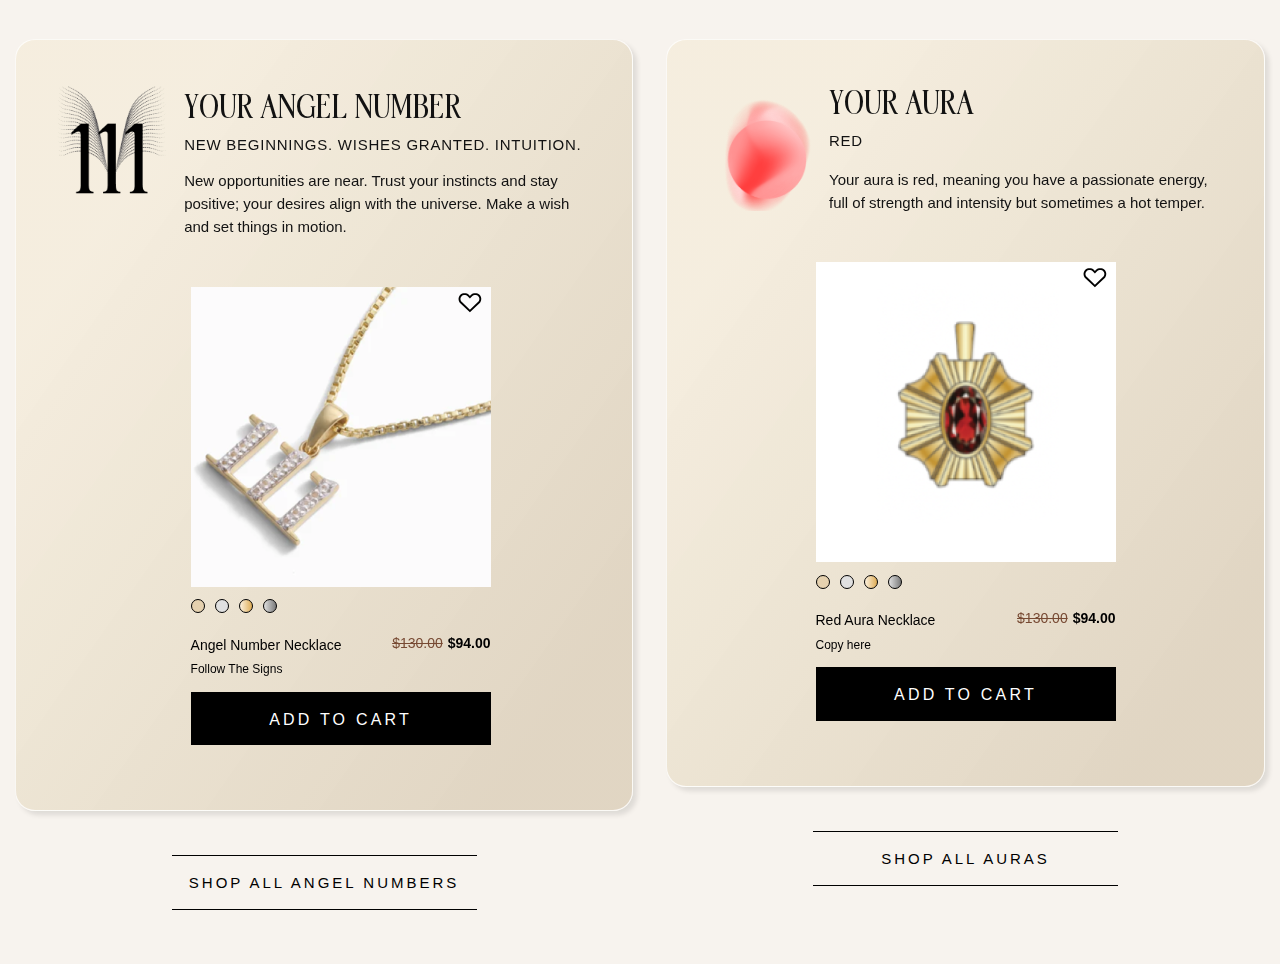
<file: components/aura-cards/index.html>
<!DOCTYPE html>
<html lang="en">
  <head>
    <meta charset="UTF-8" />
    <meta name="viewport" content="width=device-width, initial-scale=1.0" />
    <title>AWE Quiz | Awe Inspired</title>
    <meta name="description" content="We believe in fine jewelry as a vehicle for empowerment. Shop our collection of goddess necklaces, coin necklaces, earrings, bracelets, rings and more." />
    <link rel="stylesheet" href="/assets/css/main.css" />
    <link rel="stylesheet" href="/components/aura-cards/aura-cards.css" />
    <link rel="icon" href="/assets/icons/favicon_bd4df09a-3134-41f4-ab79-d29361866ec3.webp" type="image/png" />
    <script src="/assets/js/aura-cards.js" defer></script>
    <script src="https://cdnjs.cloudflare.com/ajax/libs/jquery/3.7.1/jquery.min.js"></script>
  </head>
  <body>
    <main id="MainContent">
        <section class="aura__cards">
            <div class="container">
                <div class="aura__cards_main">
                    <div class="aura__cards_col left">
                        <div class="aura__cards_col_inner">
                            <div class="aura__cards_top all-text-black">
                            <div class="aura__cards_top_logo">
                                <img src="/assets/images/aura-cards/angel-number-logo.png" alt="angel-number" loading="lazy">
                            </div>
                            <div class="aura__cards_top_title">
                                <h2>YOUR ANGEL NUMBER</h2>
                                <h6>New beginnings. Wishes granted. Intuition.</h6>
                                <p>New opportunities are near. Trust your instincts and stay positive; your desires align with the universe. Make a wish and set things in motion.</p>
                            </div>
                            </div>
                            <div class="aura__cards_product">
                            <div class="aura__cards_product_main">
                                <div class="aura__cards_product_main_tab auracontent" id="tab1-1">
                                    <div class="aura__cards_product_main_tab_img">
                                        <img src="/assets/images/aura-cards/angel-number-necklace.png" alt="angel-number-necklace" loading="lazy">
                                        <img src="/assets/images/like-icon.svg" class="like" alt="like" loading="lazy">
                                    </div>
                                    <div class="aura__cards_product_main_tab_info">
                                        <div class="aura__cards_product_main_tab_info_tag">
                                            <a href="">Angel Number Necklace</a>
                                            <p>Follow The Signs</p>
                                        </div>
                                        <div class="aura__cards_product_main_tab_info_price">
                                            <p><span class="old_price"><del>$130.00</del></span>$94.00</p>
                                        </div>
                                    </div>
                                </div>
                                <div class="aura__cards_product_main_tab auracontent" id="tab1-2">
                                    <div class="aura__cards_product_main_tab_img">
                                        <img src="/assets/images/aura-cards/angel-number-necklace.png" alt="angel-number-necklace" loading="lazy">
                                        <img src="/assets/images/like-icon.svg" class="like" alt="like" loading="lazy">
                                    </div>
                                    <div class="aura__cards_product_main_tab_info">
                                        <div class="aura__cards_product_main_tab_info_tag">
                                            <a href="">Angel Number Necklace</a>
                                            <p>Follow The Signs</p>
                                        </div>
                                        <div class="aura__cards_product_main_tab_info_price">
                                            <p><span class="old_price"><del>$120.00</del></span>$84.00</p>
                                        </div>
                                    </div>
                                </div>
                                <div class="aura__cards_product_main_tab auracontent" id="tab1-3">
                                    <div class="aura__cards_product_main_tab_img">
                                        <img src="/assets/images/aura-cards/angel-number-necklace.png" alt="angel-number-necklace" loading="lazy">
                                        <img src="/assets/images/like-icon.svg" class="like" alt="like" loading="lazy">
                                    </div>
                                    <div class="aura__cards_product_main_tab_info">
                                        <div class="aura__cards_product_main_tab_info_tag">
                                            <a href="">Angel Number Necklace</a>
                                            <p>Follow The Signs</p>
                                        </div>
                                        <div class="aura__cards_product_main_tab_info_price">
                                            <p><span class="old_price"><del>$110.00</del></span>$74.00</p>
                                        </div>
                                    </div>
                                </div>
                                <div class="aura__cards_product_main_tab auracontent" id="tab1-4">
                                    <div class="aura__cards_product_main_tab_img">
                                        <img src="/assets/images/aura-cards/angel-number-necklace.png" alt="angel-number-necklace" loading="lazy">
                                        <img src="/assets/images/like-icon.svg" class="like" alt="like" loading="lazy">
                                    </div>
                                    <div class="aura__cards_product_main_tab_info">
                                        <div class="aura__cards_product_main_tab_info_tag">
                                            <a href="">Angel Number Necklace</a>
                                            <p>Follow The Signs</p>
                                        </div>
                                        <div class="aura__cards_product_main_tab_info_price">
                                            <p><span class="old_price"><del>$100.00</del></span>$64.00</p>
                                        </div>
                                    </div>
                                </div>
                            </div>
                            <div class="aura__cards_product_nav">
                                <ul class="auranav">
                                    <li><a href="#tab1-1" class="tab1 active"></a></li>
                                    <li><a href="#tab1-2" class="tab2"></a></li>
                                    <li><a href="#tab1-3" class="tab3"></a></li>
                                    <li><a href="#tab1-4" class="tab4"></a></li>
                                </ul>
                            </div>
                            <div class="aura__cards_product_cta">
                                <a href="" class="button1">ADD TO CART</a>
                            </div>
                            </div>
                        </div>
                        <div class="aura__cards_button">
                            <a href="" class="btn btn--no-min-width btn--ghost">SHOP ALL ANGEL NUMBERS</a>
                        </div>
                    </div>
                    <div class="aura__cards_col right">
                        <div class="aura__cards_col_inner">
                            <div class="aura__cards_top all-text-black">
                            <div class="aura__cards_top_logo">
                                <img src="/assets/images/aura-cards/RED_AURA 1.png" alt="RED_AURA" loading="lazy">
                            </div>
                            <div class="aura__cards_top_title">
                                <h2>YOUR AURA</h2>
                                <h6>RED</h6>
                                <p>Your aura is red, meaning you have a passionate energy, full of strength and intensity but sometimes a hot temper.</p>
                            </div>
                            </div>
                            <div class="aura__cards_product">
                            <div class="aura__cards_product_main">
                                <div class="aura__cards_product_main_tab auracontent" id="tab2-1">
                                    <div class="aura__cards_product_main_tab_img">
                                        <img src="/assets/images/aura-cards/red-aura-necklace.png" alt="red-aura-necklace" loading="lazy">
                                        <img src="/assets/images/like-icon.svg" class="like" alt="like" loading="lazy">
                                    </div>
                                    <div class="aura__cards_product_main_tab_info">
                                        <div class="aura__cards_product_main_tab_info_tag">
                                            <a href="">Red Aura Necklace</a>
                                            <p>Copy here</p>
                                        </div>
                                        <div class="aura__cards_product_main_tab_info_price">
                                            <p><span class="old_price"><del>$130.00</del></span>$94.00</p>
                                        </div>
                                    </div>
                                </div>
                                <div class="aura__cards_product_main_tab auracontent" id="tab2-2">
                                    <div class="aura__cards_product_main_tab_img">
                                        <img src="/assets/images/aura-cards/red-aura-necklace.png" alt="red-aura-necklace" loading="lazy">
                                        <img src="/assets/images/like-icon.svg" class="like" alt="like" loading="lazy">
                                    </div>
                                    <div class="aura__cards_product_main_tab_info">
                                        <div class="aura__cards_product_main_tab_info_tag">
                                            <a href="">Red Aura Necklace</a>
                                            <p>Copy here</p>
                                        </div>
                                        <div class="aura__cards_product_main_tab_info_price">
                                            <p><span class="old_price"><del>$120.00</del></span>$84.00</p>
                                        </div>
                                    </div>
                                </div>
                                <div class="aura__cards_product_main_tab auracontent" id="tab2-3">
                                    <div class="aura__cards_product_main_tab_img">
                                        <img src="/assets/images/aura-cards/red-aura-necklace.png" alt="red-aura-necklace" loading="lazy">
                                        <img src="/assets/images/like-icon.svg" class="like" alt="like" loading="lazy">
                                    </div>
                                    <div class="aura__cards_product_main_tab_info">
                                        <div class="aura__cards_product_main_tab_info_tag">
                                            <a href="">Red Aura Necklace</a>
                                            <p>Copy here</p>
                                        </div>
                                        <div class="aura__cards_product_main_tab_info_price">
                                            <p><span class="old_price"><del>$110.00</del></span>$74.00</p>
                                        </div>
                                    </div>
                                </div>
                                <div class="aura__cards_product_main_tab auracontent" id="tab2-4">
                                    <div class="aura__cards_product_main_tab_img">
                                        <img src="/assets/images/aura-cards/red-aura-necklace.png" alt="red-aura-necklace" loading="lazy">
                                        <img src="/assets/images/like-icon.svg" class="like" alt="like" loading="lazy">
                                    </div>
                                    <div class="aura__cards_product_main_tab_info">
                                        <div class="aura__cards_product_main_tab_info_tag">
                                            <a href="">Red Aura Necklace</a>
                                            <p>Copy here</p>
                                        </div>
                                        <div class="aura__cards_product_main_tab_info_price">
                                            <p><span class="old_price"><del>$100.00</del></span>$64.00</p>
                                        </div>
                                    </div>
                                </div>
                            </div>
                            <div class="aura__cards_product_nav">
                                <ul class="auranav">
                                    <li><a href="#tab2-1" class="tab1 active"></a></li>
                                    <li><a href="#tab2-2" class="tab2"></a></li>
                                    <li><a href="#tab2-3" class="tab3"></a></li>
                                    <li><a href="#tab2-4" class="tab4"></a></li>
                                </ul>
                            </div>
                            <div class="aura__cards_product_cta">
                                <a href="" class="button1">ADD TO CART</a>
                            </div>
                            </div>
                        </div>
                        <div class="aura__cards_button">
                            <a href="" class="btn btn--no-min-width btn--ghost">SHOP ALL AURAS</a>
                        </div>
                    </div>
                </div>
            </div>
        </section>
    </main>
  </body>
</html>
</file>
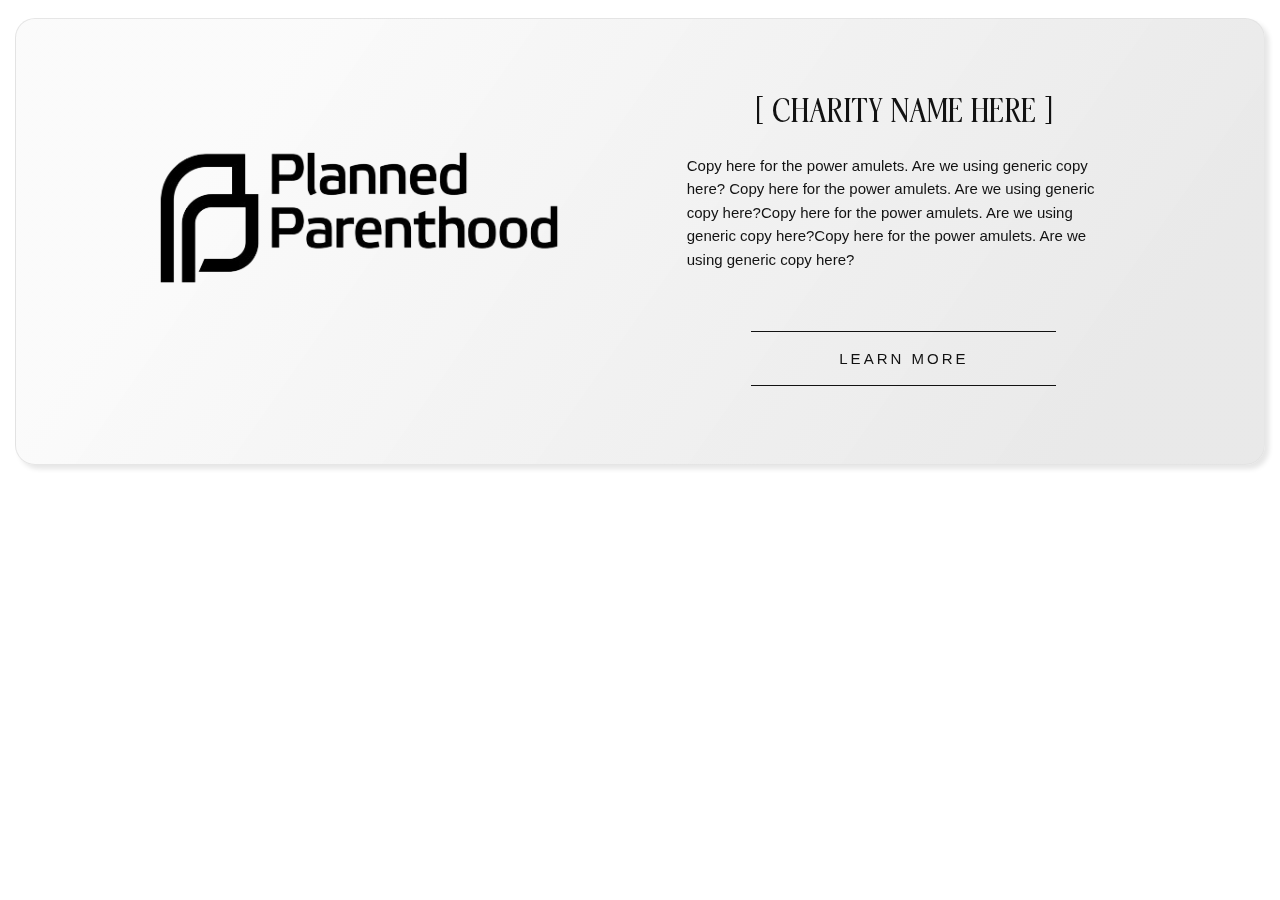
<file: components/charity-details/index.html>
<!DOCTYPE html>
<html lang="en">
  <head>
    <meta charset="UTF-8" />
    <meta name="viewport" content="width=device-width, initial-scale=1.0" />
    <title>AWE Quiz | Awe Inspired</title>
    <meta name="description" content="We believe in fine jewelry as a vehicle for empowerment. Shop our collection of goddess necklaces, coin necklaces, earrings, bracelets, rings and more." />
    <link rel="stylesheet" href="/assets/css/main.css" />
    <link rel="stylesheet" href="/components/charity-details/charity.css" />
    <link rel="icon" href="/assets/icons/favicon_bd4df09a-3134-41f4-ab79-d29361866ec3.webp" type="image/png" />
  </head>
  <body>
    <main id="MainContent">
        <section class="charity__details">
            <div class="container">
                <div class="charity__details_main">
                    <div class="charity__details_logo">
                        <img src="/assets/images/charity-details/Planned-Parenthood-emblem-removebg-preview.png" alt="Planned-Parenthood-emblem" loading="lazy">
                    </div>
                    <div class="charity__details_content all-text-black">
                        <h2 id="charityName">[ Charity name here ]</h2>
                        <p>Copy here for the power amulets. Are we using generic copy here? Copy here for the power amulets. Are we using generic copy here?Copy here for the power amulets. Are we using generic copy here?Copy here for the power amulets. Are we using generic copy here?</p>
                        <div class="charity__details_content_button">
                            <a href="" class="btn btn--no-min-width btn--ghost">LEARN MORE</a>
                        </div>
                    </div>
                </div>
            </div>
        </section>
    </main>
  </body>
</file>
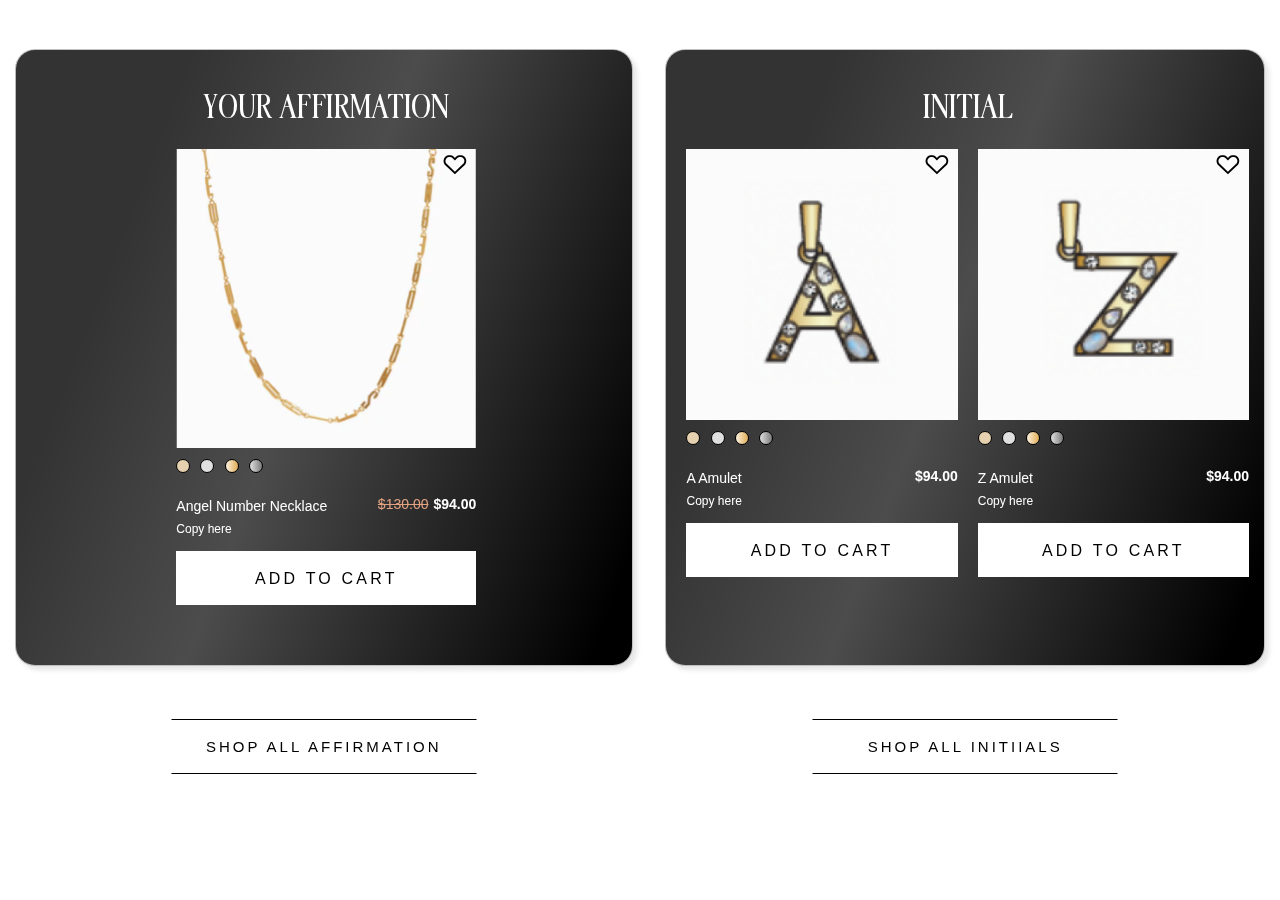
<file: components/initial-cards/index.html>
<!DOCTYPE html>
<html lang="en">
  <head>
    <meta charset="UTF-8" />
    <meta name="viewport" content="width=device-width, initial-scale=1.0" />
    <title>AWE Quiz | Awe Inspired</title>
    <meta name="description" content="We believe in fine jewelry as a vehicle for empowerment. Shop our collection of goddess necklaces, coin necklaces, earrings, bracelets, rings and more." />
    <link rel="stylesheet" href="/assets/css/main.css" />
    <link rel="stylesheet" href="/components/initial-cards/initial-cards.css" />
    <link rel="stylesheet" href="/assets/js/external/slider.css" />
    <link rel="icon" href="/assets/icons/favicon_bd4df09a-3134-41f4-ab79-d29361866ec3.webp" type="image/png" />
    <script src="/assets/js/initial-card.js" defer></script>
    <script src="/assets/js/external/jquery_min.js" defer></script>
    <script src="/assets/js/external/slick_carousel.js" defer></script>
    <script src="/assets/js/external/slider.js" defer></script>
    <script src="https://cdnjs.cloudflare.com/ajax/libs/jquery/3.7.1/jquery.min.js"></script>
  </head>
  <body>
    <main id="MainContent">
        <section class="initial__cards">
            <div class="container">
                <div class="initial__cards_row">
                    <div class="initial__cards_col left">
                        <div class="initial__cards_col_title all-text-white">
                            <h2>YOUR AFFIRMATION</h2>
                        </div>
                        <div class="initial__cards_col_inner">
                            <div class="initial__cards_col_inner_prod">
                                <div class="initial__cards_col_inner_prod_content initcontent" id="tab9-1">
                                    <div class="initial__cards_col_inner_prod_content_img">
                                        <img src="/assets/images/initial-cards/angel-number-chain.png" alt="angel-number-chain" loading="lazy">
                                        <img src="/assets/images/like-icon.svg" class="like" alt="like" loading="lazy">
                                    </div>
                                    <div class="initial__cards_col_inner_prod_content_info all-text-white">
                                        <div class="initial__cards_col_inner_prod_content_info_tag">
                                            <a href="">Angel Number Necklace</a>
                                            <p>Copy here</p>
                                        </div>
                                        <div class="initial__cards_col_inner_prod_content_info_price">
                                            <p><span class="old_price"><del>$130.00</del></span>$94.00</p>
                                        </div>
                                    </div>
                                </div>
                                <div class="initial__cards_col_inner_prod_content initcontent" id="tab9-2">
                                    <div class="initial__cards_col_inner_prod_content_img">
                                        <img src="/assets/images/initial-cards/angel-number-chain.png" alt="angel-number-chain" loading="lazy">
                                        <img src="/assets/images/like-icon.svg" class="like" alt="like" loading="lazy">
                                    </div>
                                    <div class="initial__cards_col_inner_prod_content_info all-text-white">
                                        <div class="initial__cards_col_inner_prod_content_info_tag">
                                            <a href="">Angel Number Necklace</a>
                                            <p>Copy here</p>
                                        </div>
                                        <div class="initial__cards_col_inner_prod_content_info_price">
                                            <p><span class="old_price"><del>$120.00</del></span>$84.00</p>
                                        </div>
                                    </div>
                                </div>
                                <div class="initial__cards_col_inner_prod_content initcontent" id="tab9-3">
                                    <div class="initial__cards_col_inner_prod_content_img">
                                        <img src="/assets/images/initial-cards/angel-number-chain.png" alt="angel-number-chain" loading="lazy">
                                        <img src="/assets/images/like-icon.svg" class="like" alt="like" loading="lazy">
                                    </div>
                                    <div class="initial__cards_col_inner_prod_content_info all-text-white">
                                        <div class="initial__cards_col_inner_prod_content_info_tag">
                                            <a href="">Angel Number Necklace</a>
                                            <p>Copy here</p>
                                        </div>
                                        <div class="initial__cards_col_inner_prod_content_info_price">
                                            <p><span class="old_price"><del>$110.00</del></span>$74.00</p>
                                        </div>
                                    </div>
                                </div>
                                <div class="initial__cards_col_inner_prod_content initcontent" id="tab9-4">
                                    <div class="initial__cards_col_inner_prod_content_img">
                                        <img src="/assets/images/initial-cards/angel-number-chain.png" alt="angel-number-chain" loading="lazy">
                                        <img src="/assets/images/like-icon.svg" class="like" alt="like" loading="lazy">
                                    </div>
                                    <div class="initial__cards_col_inner_prod_content_info all-text-white">
                                        <div class="initial__cards_col_inner_prod_content_info_tag">
                                            <a href="">Angel Number Necklace</a>
                                            <p>Copy here</p>
                                        </div>
                                        <div class="initial__cards_col_inner_prod_content_info_price">
                                            <p><span class="old_price"><del>$100.00</del></span>$64.00</p>
                                        </div>
                                    </div>
                                </div>
                            </div>
                            <div class="initial__cards_col_inner_nav">
                                <ul class="initnav">
                                    <li><a href="#tab9-1" class="tab1 active"></a></li>
                                    <li><a href="#tab9-2" class="tab2"></a></li>
                                    <li><a href="#tab9-3" class="tab3"></a></li>
                                    <li><a href="#tab9-4" class="tab4"></a></li>
                                </ul>
                            </div>
                            <div class="initial__cards_col_inner_cta">
                                <a href="" class="button1">ADD TO CART</a>
                            </div>
                        </div>
                        <div class="initial__cards_col_button">
                            <a href="" class="btn btn--no-min-width btn--ghost">SHOP ALL AFFIRMATION</a>
                        </div>
                    </div>
                    <div class="initial__cards_col right">
                        <div class="initial__cards_col_title all-text-white">
                            <h2>INITIAL</h2>
                        </div>
                        <div class="initial__cards_slider">
                            <div class="initial__cards_col_inner">
                                <div class="initial__cards_col_inner_prod">
                                    <div class="initial__cards_col_inner_prod_content initcontent" id="tab10-1">
                                        <div class="initial__cards_col_inner_prod_content_img">
                                            <img src="/assets/images/initial-cards/a-amulet.png" alt="a-amulet" loading="lazy">
                                            <img src="/assets/images/like-icon.svg" class="like" alt="like" loading="lazy">
                                        </div>
                                        <div class="initial__cards_col_inner_prod_content_info all-text-white">
                                            <div class="initial__cards_col_inner_prod_content_info_tag">
                                                <a href="">A Amulet</a>
                                                <p>Copy here</p>
                                            </div>
                                            <div class="initial__cards_col_inner_prod_content_info_price">
                                                <p><span class="old_price"><del></del></span>$94.00</p>
                                            </div>
                                        </div>
                                    </div>
                                    <div class="initial__cards_col_inner_prod_content initcontent" id="tab10-2">
                                        <div class="initial__cards_col_inner_prod_content_img">
                                            <img src="/assets/images/initial-cards/a-amulet.png" alt="a-amulet" loading="lazy">
                                            <img src="/assets/images/like-icon.svg" class="like" alt="like" loading="lazy">
                                        </div>
                                        <div class="initial__cards_col_inner_prod_content_info all-text-white">
                                            <div class="initial__cards_col_inner_prod_content_info_tag">
                                                <a href="">A Amulet</a>
                                                <p>Copy here</p>
                                            </div>
                                            <div class="initial__cards_col_inner_prod_content_info_price">
                                                <p><span class="old_price"><del></del></span>$84.00</p>
                                            </div>
                                        </div>
                                    </div>
                                    <div class="initial__cards_col_inner_prod_content initcontent" id="tab10-3">
                                        <div class="initial__cards_col_inner_prod_content_img">
                                            <img src="/assets/images/initial-cards/a-amulet.png" alt="a-amulet" loading="lazy">
                                            <img src="/assets/images/like-icon.svg" class="like" alt="like" loading="lazy">
                                        </div>
                                        <div class="initial__cards_col_inner_prod_content_info all-text-white">
                                            <div class="initial__cards_col_inner_prod_content_info_tag">
                                                <a href="">A Amulet</a>
                                                <p>Copy here</p>
                                            </div>
                                            <div class="initial__cards_col_inner_prod_content_info_price">
                                                <p><span class="old_price"><del></del></span>$74.00</p>
                                            </div>
                                        </div>
                                    </div>
                                    <div class="initial__cards_col_inner_prod_content initcontent" id="tab10-4">
                                        <div class="initial__cards_col_inner_prod_content_img">
                                            <img src="/assets/images/initial-cards/a-amulet.png" alt="a-amulet" loading="lazy">
                                            <img src="/assets/images/like-icon.svg" class="like" alt="like" loading="lazy">
                                        </div>
                                        <div class="initial__cards_col_inner_prod_content_info all-text-white">
                                            <div class="initial__cards_col_inner_prod_content_info_tag">
                                                <a href="">A Amulet</a>
                                                <p>Copy here</p>
                                            </div>
                                            <div class="initial__cards_col_inner_prod_content_info_price">
                                                <p><span class="old_price"><del></del></span>$64.00</p>
                                            </div>
                                        </div>
                                    </div>
                                </div>
                                <div class="initial__cards_col_inner_nav">
                                    <ul class="initnav">
                                        <li><a href="#tab10-1" class="tab1 active"></a></li>
                                        <li><a href="#tab10-2" class="tab2"></a></li>
                                        <li><a href="#tab10-3" class="tab3"></a></li>
                                        <li><a href="#tab10-4" class="tab4"></a></li>
                                    </ul>
                                </div>
                                <div class="initial__cards_col_inner_cta">
                                    <a href="" class="button1">ADD TO CART</a>
                                </div>
                            </div>
                            <div class="initial__cards_col_inner">
                                <div class="initial__cards_col_inner_prod">
                                    <div class="initial__cards_col_inner_prod_content initcontent" id="tab11-1">
                                        <div class="initial__cards_col_inner_prod_content_img">
                                            <img src="/assets/images/initial-cards/z-amulet.png" alt="z-amulet" loading="lazy">
                                            <img src="/assets/images/like-icon.svg" class="like" alt="like" loading="lazy">
                                        </div>
                                        <div class="initial__cards_col_inner_prod_content_info all-text-white">
                                            <div class="initial__cards_col_inner_prod_content_info_tag">
                                                <a href="">Z Amulet</a>
                                                <p>Copy here</p>
                                            </div>
                                            <div class="initial__cards_col_inner_prod_content_info_price">
                                                <p><span class="old_price"><del></del></span>$94.00</p>
                                            </div>
                                        </div>
                                    </div>
                                    <div class="initial__cards_col_inner_prod_content initcontent" id="tab11-2">
                                        <div class="initial__cards_col_inner_prod_content_img">
                                            <img src="/assets/images/initial-cards/z-amulet.png" alt="z-amulet" loading="lazy">
                                            <img src="/assets/images/like-icon.svg" class="like" alt="like" loading="lazy">
                                        </div>
                                        <div class="initial__cards_col_inner_prod_content_info all-text-white">
                                            <div class="initial__cards_col_inner_prod_content_info_tag">
                                                <a href="">Z Amulet</a>
                                                <p>Copy here</p>
                                            </div>
                                            <div class="initial__cards_col_inner_prod_content_info_price">
                                                <p><span class="old_price"><del></del></span>$84.00</p>
                                            </div>
                                        </div>
                                    </div>
                                    <div class="initial__cards_col_inner_prod_content initcontent" id="tab11-3">
                                        <div class="initial__cards_col_inner_prod_content_img">
                                            <img src="/assets/images/initial-cards/z-amulet.png" alt="z-amulet" loading="lazy">
                                            <img src="/assets/images/like-icon.svg" class="like" alt="like" loading="lazy">
                                        </div>
                                        <div class="initial__cards_col_inner_prod_content_info all-text-white">
                                            <div class="initial__cards_col_inner_prod_content_info_tag">
                                                <a href="">Z Amulet</a>
                                                <p>Copy here</p>
                                            </div>
                                            <div class="initial__cards_col_inner_prod_content_info_price">
                                                <p><span class="old_price"><del></del></span>$74.00</p>
                                            </div>
                                        </div>
                                    </div>
                                    <div class="initial__cards_col_inner_prod_content initcontent" id="tab11-4">
                                        <div class="initial__cards_col_inner_prod_content_img">
                                            <img src="/assets/images/initial-cards/z-amulet.png" alt="z-amulet" loading="lazy">
                                            <img src="/assets/images/like-icon.svg" class="like" alt="like" loading="lazy">
                                        </div>
                                        <div class="initial__cards_col_inner_prod_content_info all-text-white">
                                            <div class="initial__cards_col_inner_prod_content_info_tag">
                                                <a href="">Z Amulet</a>
                                                <p>Copy here</p>
                                            </div>
                                            <div class="initial__cards_col_inner_prod_content_info_price">
                                                <p><span class="old_price"><del></del></span>$64.00</p>
                                            </div>
                                        </div>
                                    </div>
                                </div>
                                <div class="initial__cards_col_inner_nav">
                                    <ul class="initnav">
                                        <li><a href="#tab11-1" class="tab1 active"></a></li>
                                        <li><a href="#tab11-2" class="tab2"></a></li>
                                        <li><a href="#tab11-3" class="tab3"></a></li>
                                        <li><a href="#tab11-4" class="tab4"></a></li>
                                    </ul>
                                </div>
                                <div class="initial__cards_col_inner_cta">
                                    <a href="" class="button1">ADD TO CART</a>
                                </div>
                            </div>
                        </div>
                        <div class="initial__cards_col_button">
                            <a href="" class="btn btn--no-min-width btn--ghost">SHOP ALL INITIIALS</a>
                        </div>
                    </div>
                </div>
            </div>
        </section>
    </main>
  </body>
</html>
</file>
<file: assets/css/main.css>
/* Base CSS Goes Below */

/* z-index Layers
 * 0 - Base
 * 8 - Chat Btn
 * 10-20. Navigation and Dropdowns
 * 41-50. Modals
 * 51-60. Drawers
 * 101-110. Chat Window
 * 4. Notifications
 * 5. Tooltips
 * 6. Popovers
 * 7. Dropdowns
 * 8. Overlays
*/
:root,
::backdrop {
  --font-heading: "Engrace", "Times New Roman", serif;
  --font-body: "Open Sans", arial, sans-serif;
  --body-1: remy(15px);
  --body-2: remy(13px);
  --body-3: remy(12px);
  --body-4: remy(11px);
  --cl__high-contrast: #000000;
  --cl__medium-contrast: #414141;
  --cl__low-contrast: #5a5958;
  --cl__error: #d31b3b;
  --cl__fill-1: #ffffff;
  --cl__fill-2: #fbfaf7;
  --cl__fill-3: #f4eee6;
  --cl__fill-4: #dacdc1;
  --cd__high-contrast: #ffffff;
  --cd__medium-contrast: #d0d0d0;
  --cd__low-contrast: #bdbcbb;
  --cd__error: #f84a36;
  --cd__fill-1: #000000;
  --cd__fill-2: #222222;
  --cd__fill-3: #282828;
  --cd__fill-4: #414141;
  --cd__fill-5: #815641;
  --cd__fill-6: #9F6544;
  --c__grey-0: #ffffff;
  --c__grey-10: #fbfaf7;
  --c__grey-20: #e9e7e4;
  --c__grey-30: #d0d0d0;
  --c__grey-40: #bdbcbb;
  --c__grey-50: #a0a0a0;
  --c__grey-60: #848383;
  --c__grey-65: #717171;
  --c__grey-70: #5a5958;
  --c__grey-80: #414141;
  --c__grey-90: #222222;
  --c__grey-100: #000000;
  --c__brand-01: #ffffff;
  --c__brand-02-100: #ece2d5;
  --c__brand-02-80: #f0e8dd;
  --c__brand-02-60: #f4eee6;
  --c__brand-02-40: #f7f3ee;
  --c__brand-02-20: #fbf9f7;
  --c__brand-03-100: #cdaa93;
  --c__brand-03-80: #d7bba9;
  --c__brand-03-60: #e1ccbe;
  --c__brand-03-40: #ebddd4;
  --c__brand-03-20: #f5eee9;
  --c__brand-04-100: #c39073;
  --c__brand-04-80: #cfa68f;
  --c__brand-04-60: #dbbcab;
  --c__brand-04-40: #e7d3c7;
  --c__brand-04-20: #f3e9e3;
  --c__brand-05-100: #a38265;
  --c__brand-05-80: #b59b84;
  --c__brand-05-60: #c8b4a3;
  --c__brand-05-40: #dacdc1;
  --c__brand-05-20: #ede6e0;
  --c__brand-06-100: #815641;
  --c__brand-06-80: #9a7867;
  --c__brand-06-60: #b39a8d;
  --c__brand-06-40: #cdbbb3;
  --c__brand-06-20: #e6ddd9;
  --c__brand-07-100: #4f4039;
  --c__brand-07-80: #726661;
  --c__brand-07-60: #958c88;
  --c__brand-07-40: #b9b3b0;
  --c__brand-07-20: #dcd9d7;
  --c__brand-08-100: #000000;
  --c__brand-08-80: #414141;
  --c__brand-08-60: #717171;
  --c__brand-08-40: #a0a0a0;
  --c__brand-08-20: #d0d0d0;
  --c__lightest-grey: #ebebeb;
  --side-padding: 16px;
  --main-content-padding: 30px;
  --vertical-padding-none: 0px;
  --vertical-padding-xs: 12px;
  --vertical-padding-sm: 24px;
  --vertical-padding-md: 32px;
  --vertical-padding-lg: 40px;
  --vertical-padding-xl: 48px;
  --announcement-bar-height: 40px;
}

@media (min-width: 375px) {
  :root,
  ::backdrop {
    --side-padding: 20px;
  }
}
@media (min-width: 415px) {
  :root,
  ::backdrop {
    --side-padding: 28px;
  }
}
@media (min-width: 768px) {
  :root,
  ::backdrop {
    --side-padding: 40px;
    --main-content-padding: 60px;
    --vertical-padding-xs: 20px;
    --vertical-padding-sm: 40px;
    --vertical-padding-md: 60px;
    --vertical-padding-lg: 80px;
    --vertical-padding-xl: 100px;
  }
}
@media (min-width: 1280px) {
  :root,
  ::backdrop {
    --side-padding: 60px;
  }
}
@media (min-width: 1440px) {
  :root,
  ::backdrop {
    --side-padding: 80px;
  }
}
:root,
::backdrop {
  --font-heading: "Engrace", "Times New Roman", serif;
  --font-body: "Open Sans", arial, sans-serif;
  --body-1: remy(15px);
  --body-2: remy(13px);
  --body-3: remy(12px);
  --body-4: remy(11px);
  --cl__high-contrast: #000000;
  --cl__medium-contrast: #414141;
  --cl__low-contrast: #5a5958;
  --cl__error: #d31b3b;
  --cl__fill-1: #ffffff;
  --cl__fill-2: #fbfaf7;
  --cl__fill-3: #f4eee6;
  --cl__fill-4: #dacdc1;
  --cd__high-contrast: #ffffff;
  --cd__medium-contrast: #d0d0d0;
  --cd__low-contrast: #bdbcbb;
  --cd__error: #f84a36;
  --cd__fill-1: #000000;
  --cd__fill-2: #222222;
  --cd__fill-3: #282828;
  --cd__fill-4: #414141;
  --cd__fill-5: #815641;
  --cd__fill-6: #9F6544;
  --c__grey-0: #ffffff;
  --c__grey-10: #fbfaf7;
  --c__grey-20: #e9e7e4;
  --c__grey-30: #d0d0d0;
  --c__grey-40: #bdbcbb;
  --c__grey-50: #a0a0a0;
  --c__grey-60: #848383;
  --c__grey-65: #717171;
  --c__grey-70: #5a5958;
  --c__grey-80: #414141;
  --c__grey-90: #222222;
  --c__grey-100: #000000;
  --c__brand-01: #ffffff;
  --c__brand-02-100: #ece2d5;
  --c__brand-02-80: #f0e8dd;
  --c__brand-02-60: #f4eee6;
  --c__brand-02-40: #f7f3ee;
  --c__brand-02-20: #fbf9f7;
  --c__brand-03-100: #cdaa93;
  --c__brand-03-80: #d7bba9;
  --c__brand-03-60: #e1ccbe;
  --c__brand-03-40: #ebddd4;
  --c__brand-03-20: #f5eee9;
  --c__brand-04-100: #c39073;
  --c__brand-04-80: #cfa68f;
  --c__brand-04-60: #dbbcab;
  --c__brand-04-40: #e7d3c7;
  --c__brand-04-20: #f3e9e3;
  --c__brand-05-100: #a38265;
  --c__brand-05-80: #b59b84;
  --c__brand-05-60: #c8b4a3;
  --c__brand-05-40: #dacdc1;
  --c__brand-05-20: #ede6e0;
  --c__brand-06-100: #815641;
  --c__brand-06-80: #9a7867;
  --c__brand-06-60: #b39a8d;
  --c__brand-06-40: #cdbbb3;
  --c__brand-06-20: #e6ddd9;
  --c__brand-07-100: #4f4039;
  --c__brand-07-80: #726661;
  --c__brand-07-60: #958c88;
  --c__brand-07-40: #b9b3b0;
  --c__brand-07-20: #dcd9d7;
  --c__brand-08-100: #000000;
  --c__brand-08-80: #414141;
  --c__brand-08-60: #717171;
  --c__brand-08-40: #a0a0a0;
  --c__brand-08-20: #d0d0d0;
  --c__lightest-grey: #ebebeb;
  --side-padding: 16px;
  --main-content-padding: 30px;
  --vertical-padding-none: 0px;
  --vertical-padding-xs: 12px;
  --vertical-padding-sm: 24px;
  --vertical-padding-md: 32px;
  --vertical-padding-lg: 40px;
  --vertical-padding-xl: 48px;
  --announcement-bar-height: 40px;
}

@media (min-width: 375px) {
  :root,
  ::backdrop {
    --side-padding: 20px;
  }
}
@media (min-width: 415px) {
  :root,
  ::backdrop {
    --side-padding: 28px;
  }
}
@media (min-width: 768px) {
  :root,
  ::backdrop {
    --side-padding: 40px;
    --main-content-padding: 60px;
    --vertical-padding-xs: 20px;
    --vertical-padding-sm: 40px;
    --vertical-padding-md: 60px;
    --vertical-padding-lg: 80px;
    --vertical-padding-xl: 100px;
  }
}
@media (min-width: 1280px) {
  :root,
  ::backdrop {
    --side-padding: 60px;
  }
}
@media (min-width: 1440px) {
  :root,
  ::backdrop {
    --side-padding: 80px;
  }
}
@layer reset {
  a,
  abbr,
  acronym,
  address,
  applet,
  article,
  aside,
  audio,
  b,
  big,
  blockquote,
  body,
  canvas,
  caption,
  center,
  cite,
  code,
  dd,
  del,
  details,
  dfn,
  div,
  dl,
  dt,
  em,
  embed,
  fieldset,
  figcaption,
  figure,
  footer,
  form,
  h1,
  .h1,
  h2,
  .h2,
  h3,
  .h3,
  h4,
  .h4,
  h5,
  .h5,
  h6,
  .h6,
  header,
  hgroup,
  html,
  i,
  iframe,
  img,
  ins,
  kbd,
  label,
  legend,
  li,
  mark,
  menu,
  nav,
  object,
  ol,
  output,
  p,
  pre,
  q,
  ruby,
  s,
  samp,
  section,
  small,
  span,
  strike,
  strong,
  sub,
  summary,
  sup,
  table,
  tbody,
  td,
  tfoot,
  th,
  thead,
  time,
  tr,
  tt,
  u,
  ul,
  var,
  video {
    margin: 0;
    padding: 0;
    border: 0;
    font-size: 100%;
    font: inherit;
    vertical-align: baseline;
  }
  article,
  aside,
  details,
  figcaption,
  figure,
  footer,
  header,
  hgroup,
  menu,
  nav,
  section {
    display: block;
  }
  body {
    line-height: 1;
  }
  ol,
  ul {
    list-style: none;
  }
  blockquote,
  q {
    quotes: none;
  }
  blockquote:after,
  blockquote:before,
  q:after,
  q:before {
    content: "";
    content: none;
  }
  table {
    border-collapse: collapse;
    border-spacing: 0;
  }
  button {
    background: none;
    border: 0px;
    cursor: pointer;
  }
}
html {
  overflow-x: clip;
}

body {
  overflow-x: clip;
}

html:has(dialog[open]) {
  overflow: hidden;
}

body:not([data-customer]) [data-wishlist-button]:not(.initialized) {
  display: none;
}

@layer base {
  body {
    font-size: 0.9375rem;
    font-family: var(--font-body);
    font-weight: 300;
    line-height: 140%;
  }
  button {
    padding: 0;
  }
  html:not(.no-js) .js-hidden {
    display: none !important;
  }
  main h1, main .h1 {
    font-size: 2.625rem;
    font-family: var(--font-heading);
    font-weight: 400;
    line-height: 105%;
    margin-bottom: 1.25rem;
    text-wrap: balance;
  }
  @media (min-width: 768px) {
    main h1, main .h1 {
      font-size: 3rem;
      font-family: var(--font-heading);
      font-weight: 400;
      line-height: 105%;
    }
  }
  main h1 em, main .h1 em {
    font-style: italic;
  }
  main h1 strong, main .h1 strong {
    font-weight: 600;
  }
  main h1 a, main .h1 a, main h1__link {
    text-decoration: underline;
    text-decoration-thickness: 1px;
    text-underline-offset: 2px;
  }
  main h2, main .h2 {
    font-size: 2rem;
    font-family: var(--font-heading);
    font-weight: 400;
    line-height: 105%;
    margin-bottom: 1rem;
    text-wrap: balance;
  }
  @media (min-width: 768px) {
    main h2, main .h2 {
      font-size: 2.25rem;
      font-family: var(--font-heading);
      font-weight: 400;
      line-height: 105%;
    }
  }
  main h2 em, main .h2 em {
    font-style: italic;
  }
  main h2 strong, main .h2 strong {
    font-weight: 600;
  }
  main h2 a, main .h2 a, main h2__link {
    text-decoration: underline;
    text-decoration-thickness: 1px;
    text-underline-offset: 2px;
  }
  main h3, main .h3 {
    font-size: 1.375rem;
    font-family: var(--font-heading);
    font-weight: 400;
    line-height: 105%;
    margin-bottom: 0.75rem;
    text-wrap: balance;
  }
  @media (min-width: 768px) {
    main h3, main .h3 {
      font-size: 1.6875rem;
      font-family: var(--font-heading);
      font-weight: 400;
      line-height: 105%;
    }
  }
  main h3 em, main .h3 em {
    font-style: italic;
  }
  main h3 strong, main .h3 strong {
    font-weight: 600;
  }
  main h3 a, main .h3 a, main h3__link {
    text-decoration: underline;
    text-decoration-thickness: 1px;
    text-underline-offset: 2px;
  }
  main h4, main .h4 {
    font-size: 1.25rem;
    font-family: var(--font-body);
    font-weight: 300;
    line-height: 120%;
    letter-spacing: 0.1em;
    text-transform: uppercase;
    margin-bottom: 0.75rem;
  }
  @media (min-width: 768px) {
    main h4, main .h4 {
      font-size: 1.375rem;
      font-family: var(--font-body);
      font-weight: 300;
      line-height: 120%;
      letter-spacing: 0.1em;
      text-transform: uppercase;
    }
  }
  main h4 em, main .h4 em {
    font-style: italic;
  }
  main h4 strong, main .h4 strong {
    font-weight: 600;
  }
  main h4 a, main .h4 a, main h4__link {
    text-decoration: underline;
    text-decoration-thickness: 1px;
    text-underline-offset: 2px;
  }
  main h5, main .h5 {
    font-size: 1.25rem;
    font-family: var(--font-heading);
    font-weight: 400;
    line-height: 110%;
    margin-bottom: 0.5rem;
  }
  @media (min-width: 768px) {
    main h5, main .h5 {
      font-size: 1.375rem;
      font-family: var(--font-heading);
      font-weight: 400;
      line-height: 110%;
    }
  }
  main h5 em, main .h5 em {
    font-style: italic;
  }
  main h5 strong, main .h5 strong {
    font-weight: 600;
  }
  main h5 a, main .h5 a, main h5__link {
    text-decoration: underline;
    text-decoration-thickness: 1px;
    text-underline-offset: 2px;
  }
  main h6, main .h6 {
    font-size: 1rem;
    font-family: var(--font-body);
    font-weight: 700;
    line-height: 140%;
    letter-spacing: 0.1em;
    text-transform: uppercase;
    margin-bottom: 0.5rem;
  }
  @media (min-width: 768px) {
    main h6, main .h6 {
      font-size: 1.125rem;
      font-family: var(--font-body);
      font-weight: 700;
      line-height: 120%;
      letter-spacing: 0.1em;
      text-transform: uppercase;
    }
  }
  main h6 em, main .h6 em {
    font-style: italic;
  }
  main h6 strong, main .h6 strong {
    font-weight: 600;
  }
  main h6 a, main .h6 a, main h6__link {
    text-decoration: underline;
    text-decoration-thickness: 1px;
    text-underline-offset: 2px;
  }
  blockquote {
    padding-left: 0;
  }
  p,
  div,
  li {
    font-size: 0.9375rem;
    font-family: var(--font-body);
    font-weight: 300;
    line-height: 140%;
  }
  .base-link,
  a:not([class]) {
    color: inherit;
    display: inline-block;
    text-decoration: none;
    border-bottom: 0px;
  }
  strong,
  b {
    font-weight: 600;
  }
  p {
    margin: 0;
  }
  main {
    padding-top: 0;
  }
  img.lazy-loading {
    filter: blur(6px);
  }
  img {
    filter: blur(0px);
    transition: filter 0.1s ease-in-out;
  }
  .collection-heading__title {
    color: var(--cl__high-contrast);
    margin-bottom: 16px;
  }
  .collection-heading__description {
    color: var(--cl__low-contrast);
    margin-bottom: 12px;
  }
  .collection-heading__description p,
  .collection-heading__description span {
    font-size: 0.75rem;
    font-family: var(--font-body);
    font-weight: 300;
    line-height: 160%;
    margin-bottom: 0.5rem;
  }
  @media (min-width: 768px) {
    .collection-heading__description p,
    .collection-heading__description span {
      font-size: 0.8125rem;
      font-family: var(--font-body);
      font-weight: 300;
      line-height: 140%;
    }
  }
  .collection-heading__description p em,
  .collection-heading__description span em {
    font-style: italic;
  }
  .collection-heading__description p strong,
  .collection-heading__description span strong {
    font-weight: 600;
  }
  .collection-heading__description p a, .collection-heading__description p__link,
  .collection-heading__description span a,
  .collection-heading__description span__link {
    text-decoration: underline;
    text-decoration-thickness: 1px;
    text-underline-offset: 2px;
  }
  @media (min-width: 768px) {
    .collection-heading {
      margin-bottom: 32px;
    }
  }
  details.base-accordion summary {
    padding-bottom: 16px;
    display: flex;
    align-items: center;
    gap: 8px;
  }
  details.base-accordion svg {
    height: 12px;
    width: 12px;
  }
  details.base-accordion span {
    line-height: 0;
  }
  details.base-accordion .minus-icon {
    display: none;
  }
  details.base-accordion[open] .plus-icon {
    display: none;
  }
  details.base-accordion[open] .minus-icon {
    display: block;
  }
  .fadeInOut {
    opacity: 1;
    visibility: visible;
    transition-duration: 0s, 500ms;
    transition-property: visibility, opacity;
    transition-delay: 0;
  }
  .fadeInOut--hidden {
    visibility: hidden;
    opacity: 0;
    transition-duration: 500ms, 0s;
    transition-property: opacity, visibility;
    transition-delay: 0s, 500ms;
  }
  .collection-grid {
    display: flex;
    gap: 20px;
    overflow-x: auto;
    scroll-snap-type: x mandatory;
  }
  .collection-grid__item {
    scroll-snap-align: end;
    min-width: 120px;
    text-decoration: none;
    color: var(--cl__high-contrast);
  }
  .collection-grid__item img {
    width: 100%;
    height: 170px;
    -o-object-fit: cover;
       object-fit: cover;
  }
  .collection-grid__title {
    margin-top: 16px;
    margin-bottom: 8px;
  }
  @media (min-width: 768px) {
    .collection-grid__item {
      min-width: 200px;
      width: 25%;
    }
    .collection-grid__item img {
      height: 290px;
    }
  }
  @media (min-width: 1024px) {
    .collection-grid {
      overflow-x: unset;
    }
    .collection-grid__item {
      width: 20%;
    }
  }
}
@layer components {
  .btn {
    padding: 16px 24px;
    color: var(--cd__high-contrast);
    font-size: 0.9375rem;
    font-family: var(--font-body);
    font-weight: 400;
    letter-spacing: 0.2em;
    text-transform: uppercase;
    text-align: center;
    background: var(--cl__high-contrast);
    text-decoration: none;
    min-width: 296px;
    display: inline-block;
  }
  .btn:hover {
    background: var(--c__brand-08-80);
  }
  .btn:active {
    background: var(--c__brand-08-60);
  }
  .btn:disabled {
    background: var(--c__grey-30);
    pointer-events: none;
  }
  .btn--secondary {
    background: var(--c__brand-07-100);
  }
  .btn--secondary:hover {
    background: var(--c__brand-06-100);
  }
  .btn--secondary:active {
    background: var(--c__brand-07-100);
  }
  .btn--secondary:disabled {
    background: var(--c__grey-60);
    color: var(--cd__fill-1);
  }
  .btn--full-width {
    min-width: unset;
    width: 100%;
  }
  .btn--small {
    padding: 8px 16px;
    font-size: var(--body-2);
  }
  .btn--no-min-width {
    min-width: unset;
  }
  .btn--no-min-width {
    min-width: unset;
  }
  .btn--ghost {
    background: transparent;
    border: 1px solid currentColor;
    border-left: none;
    border-right: none;
    color: var(--cd__fill-1);
  }
  .btn--ghost:hover {
    background: var(--cd__fill-1);
    color: var(--cl__fill-1);
    border-color: var(--cd__fill-1);
  }
  .btn--ghost:active {
    background: var(--cd__fill-2);
    color: var(--cl__fill-1);
    border-color: var(--cd__fill-2);
  }
  .btn--ghost:disabled {
    color: var(--c__grey-60);
  }
  .btn--ghost-light {
    color: var(--cd__high-contrast);
  }
  .btn--ghost-light:hover {
    background: var(--cl__fill-1);
    color: var(--cd__fill-1);
    border-color: var(--cl__fill-1);
  }
  .video-controller {
    opacity: 0.4;
  }
  .video-controller span {
    line-height: 0;
  }
  .video-controller:hover {
    opacity: 0.85;
  }
  .video-controller:focus {
    opacity: 1;
    border: 2px solid var(--cl__high-contrast);
    outline: 2px solid var(--cd__high-contrast);
    outline-offset: -2px;
  }
  .video-controller:not(.paused) .play-icon {
    display: none;
  }
  .video-controller:not(.paused) .pause-icon {
    display: block;
  }
  .video-controller.paused .play-icon {
    display: block;
  }
  .video-controller.paused .pause-icon {
    display: none;
  }
  read-more .read-more__expanded {
    display: none;
  }
  read-more [data-trigger] {
    color: currentColor;
    padding: 0;
  }
  read-more.expanded .read-more__expanded {
    display: block;
  }
  read-more.expanded .read-more__collapsed {
    display: none;
  }
  .shopify-section {
    position: relative;
  }
  .shopify-section .max-width-700 {
    max-width: 700px;
    margin-left: auto;
    margin-right: auto;
  }
  .shopify-section .max-width-960 {
    max-width: 960px;
    margin-left: auto;
    margin-right: auto;
  }
  .shopify-section .max-width-1024 {
    max-width: 1024px;
    margin-left: auto;
    margin-right: auto;
  }
  .shopify-section .max-width-1280 {
    max-width: 1280px;
    margin-left: auto;
    margin-right: auto;
  }
  .shopify-section .max-width-1440 {
    max-width: 1440px;
    margin-left: auto;
    margin-right: auto;
  }
  .shopify-section .max-width-1620 {
    max-width: 1620px;
    margin-left: auto;
    margin-right: auto;
  }
  .shopify-section .max-width-1920 {
    max-width: 1920px;
    margin-left: auto;
    margin-right: auto;
  }
  .shopify-section .max-width-none {
    max-width: none;
    margin-left: auto;
    margin-right: auto;
  }
}
@layer utilities {
  .p {
    font-size: 0.9375rem;
    font-family: var(--font-body);
    font-weight: 300;
    line-height: 140%;
  }
  .nav-1 {
    font-size: 0.75rem;
    font-family: var(--font-body);
    font-weight: 400;
    line-height: 100%;
    letter-spacing: 0.1em;
    text-transform: uppercase;
  }
  .nav-2 {
    font-size: 0.6875rem;
    font-family: var(--font-body);
    font-weight: 700;
    line-height: 100%;
    letter-spacing: 0.1em;
  }
  .nav-3 {
    font-size: 0.75rem;
    font-family: var(--font-body);
    font-weight: 400;
    line-height: 100%;
    text-transform: uppercase;
  }
  .text-button-1 {
    font-size: 0.9375rem;
    font-family: var(--font-body);
    font-weight: 400;
    letter-spacing: 0.2em;
    text-transform: uppercase;
  }
  .text-button-2 {
    font-size: 0.8125rem;
    font-family: var(--font-body);
    font-weight: 400;
    letter-spacing: 0.2em;
    text-transform: uppercase;
  }
  .no-wrap {
    white-space: nowrap;
  }
  .font__display-1 {
    font-size: 2.875rem;
    font-family: var(--font-heading);
    font-weight: 400;
    line-height: 105%;
  }
  .font__body-1 {
    font-size: 0.8125rem;
    font-family: var(--font-body);
    font-weight: 300;
    line-height: 140%;
    margin-bottom: 0.75rem;
  }
  @media (min-width: 768px) {
    .font__body-1 {
      font-size: 0.9375rem;
      font-family: var(--font-body);
      font-weight: 300;
      line-height: 140%;
    }
  }
  .font__body-1 em {
    font-style: italic;
  }
  .font__body-1 strong {
    font-weight: 600;
  }
  .font__body-1 a, .font__body-1__link {
    text-decoration: underline;
    text-decoration-thickness: 1px;
    text-underline-offset: 2px;
  }
  .font__body-2 {
    font-size: 0.75rem;
    font-family: var(--font-body);
    font-weight: 300;
    line-height: 160%;
    margin-bottom: 0.5rem;
  }
  @media (min-width: 768px) {
    .font__body-2 {
      font-size: 0.8125rem;
      font-family: var(--font-body);
      font-weight: 300;
      line-height: 140%;
    }
  }
  .font__body-2 em {
    font-style: italic;
  }
  .font__body-2 strong {
    font-weight: 600;
  }
  .font__body-2 a, .font__body-2__link {
    text-decoration: underline;
    text-decoration-thickness: 1px;
    text-underline-offset: 2px;
  }
  .font__body-3 {
    font-size: 0.75rem;
    font-family: var(--font-body);
    font-weight: 300;
    line-height: 160%;
    margin-bottom: 0.5rem;
  }
  @media (min-width: 768px) {
    .font__body-3 {
      font-size: 0.75rem;
      font-family: var(--font-body);
      font-weight: 300;
      line-height: 160%;
    }
  }
  .font__body-3 em {
    font-style: italic;
  }
  .font__body-3 strong {
    font-weight: 600;
  }
  .font__body-3 a, .font__body-3__link {
    text-decoration: underline;
    text-decoration-thickness: 1px;
    text-underline-offset: 2px;
  }
  .font__body-4 {
    font-size: 0.6875rem;
    font-family: var(--font-body);
    font-weight: 300;
    line-height: 160%;
    margin-bottom: 0.25rem;
  }
  .font__body-4 em {
    font-style: italic;
  }
  .font__body-4 strong {
    font-weight: 600;
  }
  .font__body-4 a, .font__body-4__link {
    text-decoration: underline;
    text-decoration-thickness: 1px;
    text-underline-offset: 2px;
  }
  .font__article {
    font-size: 1.125rem;
    font-family: var(--font-body);
    font-weight: 300;
    line-height: 140%;
    margin-bottom: 0.75rem;
  }
  @media (min-width: 768px) {
    .font__article {
      margin-bottom: 1rem;
    }
  }
  .font__article em {
    font-style: italic;
  }
  .font__article strong {
    font-weight: 600;
  }
  .font__article a, .font__article__link {
    text-decoration: underline;
    text-decoration-thickness: 1px;
    text-underline-offset: 2px;
  }
  .font__body-1 a,
  .font__body-1__link {
    font-size: 0.9375rem;
    font-family: var(--font-body);
    font-weight: 400;
    line-height: 140%;
  }
  .font__body-2 a,
  .font__body-2__link {
    font-size: 0.8125rem;
    font-family: var(--font-body);
    font-weight: 400;
    line-height: 140%;
  }
  .font__body-3 a,
  .font__body-3__link {
    font-size: 0.75rem;
    font-family: var(--font-body);
    font-weight: 400;
    line-height: 140%;
  }
  .font__link-nav-2 {
    font-size: 0.6875rem;
    font-family: var(--font-body);
    font-weight: 700;
    line-height: 100%;
    letter-spacing: 0.1em;
  }
  .font__bold {
    font-weight: bold;
  }
  .text__14 {
    font-size: 0.875rem;
  }
  .sr-only {
    position: absolute;
    width: 1px;
    height: 1px;
    padding: 0;
    margin: -1px;
    overflow: hidden;
    clip: rect(0, 0, 0, 0);
    white-space: nowrap;
    border-width: 0;
  }
  [type=checkbox] {
    position: absolute;
    width: 1px;
    height: 1px;
    padding: 0;
    margin: -1px;
    overflow: hidden;
    clip: rect(0, 0, 0, 0);
    border: 0;
    white-space: nowrap;
  }
  [type=checkbox] + span, [type=checkbox] + label,
  [type=checkbox] + span,
  [type=checkbox] + label {
    --checkbox-size: 14px;
    --checkbox-color: var(--cl__high-contrast);
    position: relative;
    padding-left: calc(var(--checkbox-size) + 8px);
  }
  [type=checkbox] + span::before, [type=checkbox] + label::before,
  [type=checkbox] + span::before,
  [type=checkbox] + label::before {
    content: "";
    height: var(--checkbox-size);
    width: var(--checkbox-size);
    position: absolute;
    left: 0;
    top: 50%;
    transform: translateY(-50%);
    background-color: var(--cl__fill-1);
    border: 1px solid var(--checkbox-color);
  }
  [type=checkbox]:checked + label::before, [type=checkbox]:checked + span::before,
  [type=checkbox]:checked + label::before,
  [type=checkbox]:checked + span::before {
    background-color: var(--checkbox-color);
    background-image: url('data:image/svg+xml,%3Csvg width="10" height="10" viewBox="0 0 10 10" fill="none" xmlns="http://www.w3.org/2000/svg"%3E%3Cpath d="M4.1668 6.32137L7.99696 2.49121L8.58621 3.08047L4.1668 7.49987L1.51514 4.84824L2.10439 4.25899L4.1668 6.32137Z" fill="white"/%3E%3C/svg%3E%0A');
    background-repeat: no-repeat;
    background-size: contain;
    background-position: center;
  }
  [type=checkbox]:focus-visible + label, [type=checkbox]:focus-visible + span,
  [type=checkbox]:focus-visible + label,
  [type=checkbox]:focus-visible + span {
    box-shadow: 0 0 0 2px var(--cl__high-contrast);
  }
}
.shopify-payment-button__button,
.shopify-payment-button__button--unbranded {
  font-size: 0.9375rem;
  font-family: var(--font-body);
  font-weight: 400;
  letter-spacing: 0.2em;
  text-transform: uppercase;
  display: inline-block;
  text-decoration: none;
  text-align: center;
  transition: all 0.15s;
  border: none;
  border-radius: 0;
  cursor: pointer;
  padding: 16px 24px;
  box-sizing: border-box;
  color: var(--cd__high-contrast);
  background: var(--cd__fill-1);
  width: auto;
  min-width: 296px;
}

.shopify-payment-button__button:hover,
.shopify-payment-button__button--unbranded:hover {
  background: var(--c__grey-80);
}

.shopify-payment-button__button:active,
.shopify-payment-button__button--unbranded:active {
  background: var(--cd__fill-1);
}

.shopify-payment-button__button:disabled,
.shopify-payment-button__button--unbranded:disabled {
  background: var(--c__grey-30);
}

.shopify-payment-button__button::after,
.shopify-payment-button__button--unbranded::after {
  display: none;
}

.metafield-rich_text_field {
  display: flex;
  flex-direction: column;
  gap: 8px;
}

.metafield-rich_text_field ul {
  padding-left: 18px;
  list-style: disc;
}

@media (max-width: 478px) {
  slider-component.mobile-grid .grid {
    display: grid;
    grid-template-columns: repeat(2, 1fr);
    padding-left: var(--side-padding);
    padding-right: var(--side-padding);
  }
  slider-component.mobile-grid .grid__item {
    width: 100%;
    margin-left: 0;
  }
  slider-component.mobile-grid .slider-buttons {
    display: none;
  }
}
.quantity:before, .quantity:after {
  box-shadow: none;
  border-color: var(--c__grey-60);
  top: 0;
  left: 0;
  right: 0;
  bottom: 0;
}

.quantity__button:hover:not(.disabled) {
  border-color: var(--c__grey-100);
  background-color: var(--c__brand-02-40);
}

.quantity__button:active:not(.disabled) {
  background-color: var(--c__grey-30);
}

@layer utilities {
  .line-top {
    position: relative;
  }
  .line-top::before {
    content: "";
    left: -50vw;
    top: 0;
    height: 1px;
    width: 200cqw;
    background: black;
    position: absolute;
  }
  @media (min-width: 478px) {
    .sm\:line-top {
      position: relative;
    }
    .sm\:line-top::before {
      content: "";
      left: -50vw;
      top: 0;
      height: 1px;
      width: 200cqw;
      background: black;
      position: absolute;
    }
  }
  @media (min-width: 768px) {
    .md\:line-top {
      position: relative;
    }
    .md\:line-top::before {
      content: "";
      left: -50vw;
      top: 0;
      height: 1px;
      width: 200cqw;
      background: black;
      position: absolute;
    }
  }
  @media (min-width: 1024px) {
    .lg\:line-top {
      position: relative;
    }
    .lg\:line-top::before {
      content: "";
      left: -50vw;
      top: 0;
      height: 1px;
      width: 200cqw;
      background: black;
      position: absolute;
    }
  }
  @media (min-width: 1280px) {
    .xl\:line-top {
      position: relative;
    }
    .xl\:line-top::before {
      content: "";
      left: -50vw;
      top: 0;
      height: 1px;
      width: 200cqw;
      background: black;
      position: absolute;
    }
  }
  @media (min-width: 1440px) {
    .xxl\:line-top {
      position: relative;
    }
    .xxl\:line-top::before {
      content: "";
      left: -50vw;
      top: 0;
      height: 1px;
      width: 200cqw;
      background: black;
      position: absolute;
    }
  }
  .line-bottom {
    position: relative;
  }
  .line-bottom::after {
    content: "";
    left: -50vw;
    top: 0;
    height: 1px;
    width: 200cqw;
    background: black;
    position: absolute;
    top: unset;
    bottom: 0;
  }
  @media (min-width: 478px) {
    .sm\:line-bottom {
      position: relative;
    }
    .sm\:line-bottom::after {
      content: "";
      left: -50vw;
      top: 0;
      height: 1px;
      width: 200cqw;
      background: black;
      position: absolute;
      top: unset;
      bottom: 0;
    }
  }
  @media (min-width: 768px) {
    .md\:line-bottom {
      position: relative;
    }
    .md\:line-bottom::after {
      content: "";
      left: -50vw;
      top: 0;
      height: 1px;
      width: 200cqw;
      background: black;
      position: absolute;
      top: unset;
      bottom: 0;
    }
  }
  @media (min-width: 1024px) {
    .lg\:line-bottom {
      position: relative;
    }
    .lg\:line-bottom::after {
      content: "";
      left: -50vw;
      top: 0;
      height: 1px;
      width: 200cqw;
      background: black;
      position: absolute;
      top: unset;
      bottom: 0;
    }
  }
  @media (min-width: 1280px) {
    .xl\:line-bottom {
      position: relative;
    }
    .xl\:line-bottom::after {
      content: "";
      left: -50vw;
      top: 0;
      height: 1px;
      width: 200cqw;
      background: black;
      position: absolute;
      top: unset;
      bottom: 0;
    }
  }
  @media (min-width: 1440px) {
    .xxl\:line-bottom {
      position: relative;
    }
    .xxl\:line-bottom::after {
      content: "";
      left: -50vw;
      top: 0;
      height: 1px;
      width: 200cqw;
      background: black;
      position: absolute;
      top: unset;
      bottom: 0;
    }
  }
  .clear-line-top {
    position: relative;
  }
  .clear-line-top::before {
    display: none;
  }
  @media (min-width: 478px) {
    .sm\:clear-line-top {
      position: relative;
    }
    .sm\:clear-line-top::before {
      display: none;
    }
  }
  @media (min-width: 768px) {
    .md\:clear-line-top {
      position: relative;
    }
    .md\:clear-line-top::before {
      display: none;
    }
  }
  @media (min-width: 1024px) {
    .lg\:clear-line-top {
      position: relative;
    }
    .lg\:clear-line-top::before {
      display: none;
    }
  }
  @media (min-width: 1280px) {
    .xl\:clear-line-top {
      position: relative;
    }
    .xl\:clear-line-top::before {
      display: none;
    }
  }
  @media (min-width: 1440px) {
    .xxl\:clear-line-top {
      position: relative;
    }
    .xxl\:clear-line-top::before {
      display: none;
    }
  }
  .clear-line-bottom {
    position: relative;
  }
  .clear-line-bottom::after {
    display: none;
  }
  @media (min-width: 478px) {
    .sm\:clear-line-bottom {
      position: relative;
    }
    .sm\:clear-line-bottom::after {
      display: none;
    }
  }
  @media (min-width: 768px) {
    .md\:clear-line-bottom {
      position: relative;
    }
    .md\:clear-line-bottom::after {
      display: none;
    }
  }
  @media (min-width: 1024px) {
    .lg\:clear-line-bottom {
      position: relative;
    }
    .lg\:clear-line-bottom::after {
      display: none;
    }
  }
  @media (min-width: 1280px) {
    .xl\:clear-line-bottom {
      position: relative;
    }
    .xl\:clear-line-bottom::after {
      display: none;
    }
  }
  @media (min-width: 1440px) {
    .xxl\:clear-line-bottom {
      position: relative;
    }
    .xxl\:clear-line-bottom::after {
      display: none;
    }
  }
  .size-full {
    width: 100%;
    height: 100%;
  }
  .block {
    display: block;
  }
  .flex {
    display: flex;
  }
  .none {
    display: none;
  }
  .inline-block {
    display: inline-block;
  }
  .text-center {
    text-align: center;
  }
  .text-right {
    text-align: right;
  }
  .text-uppercase {
    text-transform: uppercase;
  }
  .text-capitalize {
    text-transform: capitalize;
  }
  .text-bold {
    font-weight: bold;
  }
  .relative {
    position: relative;
  }
  .absolute {
    position: absolute;
  }
  @media (min-width: 478px) {
    .sm\:block {
      display: block;
    }
    .sm\:flex {
      display: flex;
    }
    .sm\:none {
      display: none;
    }
    .sm\:inline-block {
      display: inline-block;
    }
    .sm\:text-center {
      text-align: center;
    }
    .sm\:text-right {
      text-align: right;
    }
    .sm\:text-uppercase {
      text-transform: uppercase;
    }
    .sm\:text-capitalize {
      text-transform: capitalize;
    }
    .sm\:text-bold {
      font-weight: bold;
    }
    .sm\:relative {
      position: relative;
    }
    .sm\:absolute {
      position: absolute;
    }
  }
  @media (min-width: 768px) {
    .md\:block {
      display: block;
    }
    .md\:flex {
      display: flex;
    }
    .md\:none {
      display: none;
    }
    .md\:inline-block {
      display: inline-block;
    }
    .md\:text-center {
      text-align: center;
    }
    .md\:text-right {
      text-align: right;
    }
    .md\:text-uppercase {
      text-transform: uppercase;
    }
    .md\:text-capitalize {
      text-transform: capitalize;
    }
    .md\:text-bold {
      font-weight: bold;
    }
    .md\:relative {
      position: relative;
    }
    .md\:absolute {
      position: absolute;
    }
  }
  @media (min-width: 1024px) {
    .lg\:block {
      display: block;
    }
    .lg\:flex {
      display: flex;
    }
    .lg\:none {
      display: none;
    }
    .lg\:inline-block {
      display: inline-block;
    }
    .lg\:text-center {
      text-align: center;
    }
    .lg\:text-right {
      text-align: right;
    }
    .lg\:text-uppercase {
      text-transform: uppercase;
    }
    .lg\:text-capitalize {
      text-transform: capitalize;
    }
    .lg\:text-bold {
      font-weight: bold;
    }
    .lg\:relative {
      position: relative;
    }
    .lg\:absolute {
      position: absolute;
    }
  }
  @media (min-width: 1280px) {
    .xl\:block {
      display: block;
    }
    .xl\:flex {
      display: flex;
    }
    .xl\:none {
      display: none;
    }
    .xl\:inline-block {
      display: inline-block;
    }
    .xl\:text-center {
      text-align: center;
    }
    .xl\:text-right {
      text-align: right;
    }
    .xl\:text-uppercase {
      text-transform: uppercase;
    }
    .xl\:text-capitalize {
      text-transform: capitalize;
    }
    .xl\:text-bold {
      font-weight: bold;
    }
    .xl\:relative {
      position: relative;
    }
    .xl\:absolute {
      position: absolute;
    }
  }
  @media (min-width: 1440px) {
    .xxl\:block {
      display: block;
    }
    .xxl\:flex {
      display: flex;
    }
    .xxl\:none {
      display: none;
    }
    .xxl\:inline-block {
      display: inline-block;
    }
    .xxl\:text-center {
      text-align: center;
    }
    .xxl\:text-right {
      text-align: right;
    }
    .xxl\:text-uppercase {
      text-transform: uppercase;
    }
    .xxl\:text-capitalize {
      text-transform: capitalize;
    }
    .xxl\:text-bold {
      font-weight: bold;
    }
    .xxl\:relative {
      position: relative;
    }
    .xxl\:absolute {
      position: absolute;
    }
  }
}
@media (min-width: 320px) {
  .hide-mobile1 {
    display: none;
  }
}
@media (min-width: 375px) {
  .hide-mobile2 {
    display: none;
  }
}
@media (min-width: 413px) {
  .hide-mobile3-1 {
    display: none;
  }
}
@media (min-width: 414px) {
  .hide-mobile3 {
    display: none;
  }
}
@media (min-width: 767px) {
  .hide-tablet-1 {
    display: none;
  }
}
@media (min-width: 768px) {
  .hide-tablet {
    display: none;
  }
}
@media (min-width: 899px) {
  .hide-tablet2_break-1 {
    display: none;
  }
}
@media (min-width: 900px) {
  .hide-tablet2_break {
    display: none;
  }
}
@media (min-width: 1023px) {
  .hide-laptop-1 {
    display: none;
  }
}
@media (min-width: 1024px) {
  .hide-laptop {
    display: none;
  }
}
@media (min-width: 1440px) {
  .hide-desktop {
    display: none;
  }
}
@media (min-width: 1680px) {
  .hide-desktop2 {
    display: none;
  }
}
.show-mobile1 {
  display: none;
}

@media (min-width: 320px) {
  .show-mobile1 {
    display: block;
  }
}
.show-mobile2 {
  display: none;
}

@media (min-width: 375px) {
  .show-mobile2 {
    display: block;
  }
}
.show-mobile3-1 {
  display: none;
}

@media (min-width: 413px) {
  .show-mobile3-1 {
    display: block;
  }
}
.show-mobile3 {
  display: none;
}

@media (min-width: 414px) {
  .show-mobile3 {
    display: block;
  }
}
.show-tablet-1 {
  display: none;
}

@media (min-width: 767px) {
  .show-tablet-1 {
    display: block;
  }
}
.show-tablet {
  display: none;
}

@media (min-width: 768px) {
  .show-tablet {
    display: block;
  }
}
.show-tablet2_break-1 {
  display: none;
}

@media (min-width: 899px) {
  .show-tablet2_break-1 {
    display: block;
  }
}
.show-tablet2_break {
  display: none;
}

@media (min-width: 900px) {
  .show-tablet2_break {
    display: block;
  }
}
.show-laptop-1 {
  display: none;
}

@media (min-width: 1023px) {
  .show-laptop-1 {
    display: block;
  }
}
.show-laptop {
  display: none;
}

@media (min-width: 1024px) {
  .show-laptop {
    display: block;
  }
}
.show-desktop {
  display: none;
}

@media (min-width: 1440px) {
  .show-desktop {
    display: block;
  }
}
.show-desktop2 {
  display: none;
}

@media (min-width: 1680px) {
  .show-desktop2 {
    display: block;
  }
}/*# sourceMappingURL=base.css.map */

/* Typo CSS Goes Below */

@import url("https://fonts.googleapis.com/css2?family=Open+Sans:ital,wght@0,300..800;1,300..800&display=swap");
@font-face {
  font-family: "Engrace";
  src: url("../fonts/Engrace-Light.woff2") format("woff2"), url("../fonts/Engrace-Light.woff") format("woff");
  font-weight: 300;
  font-style: normal;
  font-display: swap;
}
@font-face {
  font-family: "Engrace";
  src: url("../fonts/Engrace-LightItalic.woff2") format("woff2"), url("../fonts/Engrace-LightItalic.woff") format("woff");
  font-weight: 300;
  font-style: italic;
  font-display: swap;
}
@font-face {
  font-family: "Engrace";
  src: url("../fonts/Engrace-Regular.woff2") format("woff2"), url("../fonts/Engrace-Regular.woff") format("woff");
  font-weight: normal;
  font-style: normal;
  font-display: swap;
}
@font-face {
  font-family: "Engrace";
  src: url("../fonts/Engrace-Italic.woff2") format("woff2"), url("../fonts/Engrace-BoldItalic.woff") format("woff");
  font-weight: normal;
  font-style: italic;
  font-display: swap;
}
@font-face {
  font-family: "Engrace";
  src: url("../fonts/Engrace-SemiBold.woff2") format("woff2"), url("../fonts/Engrace-SemiBold.woff") format("woff");
  font-weight: 600;
  font-style: normal;
  font-display: swap;
}
@font-face {
  font-family: "Engrace";
  src: url("../fonts/Engrace-SemiBoldItalic.woff2") format("woff2"), url("../fonts/Engrace-SemiBoldItalic.woff") format("woff");
  font-weight: 600;
  font-style: italic;
  font-display: swap;
}
@font-face {
  font-family: "Engrace";
  src: url("../fonts/Engrace-Bold.woff2") format("woff2"), url("../fonts/Engrace-Bold.woff") format("woff");
  font-weight: 700;
  font-style: normal;
  font-display: swap;
}
@font-face {
  font-family: "Engrace";
  src: url("../fonts/Engrace-BoldItalic.woff2") format("woff2"), url("../fonts/Engrace-BoldItalic.woff") format("woff");
  font-weight: 700;
  font-style: normal;
  font-display: swap;
}
.all-text-white h1,
.all-text-white h2,
.all-text-white h3,
.all-text-white h4,
.all-text-white h5,
.all-text-white h6,
.all-text-white p,
.all-text-white li,
.all-text-white a,
.all-text-white span {
  color: var(--cl__fill-1);
}

.all-text-black h1,
.all-text-black h2,
.all-text-black h3,
.all-text-black h4,
.all-text-black h5,
.all-text-black h6,
.all-text-black p,
.all-text-black li,
.all-text-black a,
.all-text-black span {
  color: #121212;
}

.desktop-hide {
  display: block;
}
@media (min-width: 768px) {
  .desktop-hide {
    display: none;
  }
}

.mobile-hide {
  display: block;
}
@media (max-width: 767px) {
  .mobile-hide {
    display: none;
  }
}/*# sourceMappingURL=typo.css.map */

/* Hero Banner Component CSS Goes Below */

.awe__quiz_hero {
    background-color: var(--cl__high-contrast);
    padding-top: 56px;
    padding-bottom: 61px;
    position: relative;
    overflow: hidden;
    z-index: 1;
  }
  .awe__quiz_hero .scroll_to_top {
    position: absolute;
    bottom: -10px;
    right: 4%;
    cursor: pointer;
  }
  .awe__quiz_hero .scroll_to_top img {
    display: block;
    max-width: 100%;
  }
  .awe__quiz_hero .container {
    max-width: 1177px;
    margin: 0 auto;
    padding: 0 15px;
  }
  .awe__quiz_hero_top {
    display: flex;
    flex-wrap: wrap;
    margin-bottom: 10px;
  }
  .awe__quiz_hero_top_left {
    flex-basis: 60%;
    margin-right: 13%;
  }
  .awe__quiz_hero_top_left .hero_title {
    margin-bottom: 38px;
  }
  .awe__quiz_hero_top_left .hero_title h1 {
    font-size: 40px;
    line-height: 21px;
    letter-spacing: 0.75px;
    margin-bottom: 32px;
    font-weight: 300;
  }
  @media (min-width: 768px) and (max-width: 991px) {
    .awe__quiz_hero_top_left .hero_title h1 {
      line-height: 1;
    }
  }
  .awe__quiz_hero_top_left .hero_title p {
    letter-spacing: 0.75px;
    line-height: 28px;
  }
  .awe__quiz_hero_top_left .hero_social p {
    font-size: 14px;
    line-height: 1;
    letter-spacing: 1.4px;
    margin-bottom: 19px;
  }
  .awe__quiz_hero_top_left .hero_social .hero_social_main button {
    font-size: 0;
    line-height: 0;
    margin-right: 7px;
  }
  .awe__quiz_hero_top_left .hero_social .hero_social_main button img {
    max-width: 100%;
    transition: 0.3s;
  }
  .awe__quiz_hero_top_left .hero_social .hero_social_main button:hover img {
    transform: scale(1.1);
  }
  .awe__quiz_hero_top_right {
    flex-basis: 27%;
    margin-top: -4px;
  }
  .awe__quiz_hero_top_right p {
    font-size: 13px;
    line-height: 25px;
    letter-spacing: 1px;
    margin-bottom: 13px;
  }
  .awe__quiz_hero_top_right ul li {
    margin-bottom: 16px;
  }
  .awe__quiz_hero_top_right ul li a {
    font-size: 14px;
    line-height: 1;
    letter-spacing: 1.4px;
    position: relative;
    display: block;
  }
  .awe__quiz_hero_top_right ul li a:hover {
    color: #9F6544;
  }
  @media (max-width: 1300px) {
    .awe__quiz_hero_top_right ul li a {
      padding-right: 30px;
    }
  }
  .awe__quiz_hero_top_right ul li a::after {
    position: absolute;
    content: "";
    right: -29%;
    background: transparent;
    width: 9px;
    height: 9px;
    border-radius: 100%;
    border: 1px solid var(--c__brand-01);
    top: 50%;
    transform: translateY(-50%);
  }
  @media (max-width: 1439px) {
    .awe__quiz_hero_top_right ul li a::after {
      right: -5%;
    }
  }
  @media (max-width: 1300px) {
    .awe__quiz_hero_top_right ul li a::after {
      right: 0;
    }
  }
  .awe__quiz_hero_top_right ul li a.active {
    color: #9F6544;
    font-weight: 600;
  }
  .awe__quiz_hero_top_right ul li a.active::after {
    background: #9F6544;
    border: 1px solid #9F6544;
  }
  .awe__quiz_hero_back {
    text-align: center;
    margin-bottom: 138px;
  }
  .awe__quiz_hero_back a {
    font-size: 14px;
    line-height: 1;
    letter-spacing: 3.5px;
  }
  .awe__quiz_hero_back a img {
    max-width: 100%;
  }
  .awe__quiz_hero_cards {
    display: flex;
    flex-wrap: wrap;
    padding-bottom: 108px;
    position: relative;
    z-index: 1;
  }
  .awe__quiz_hero_cards_before {
    position: absolute;
    content: "";
    background: url(./assets/images/Isolation_Mode.png);
    background-position: center;
    background-repeat: no-repeat;
    background-size: cover;
    width: 909px;
    height: 1037px;
    z-index: -1;
    left: 50%;
    transform: translateX(-50%);
    top: -9%;
  }
  .awe__quiz_hero_cards_col {
    flex-basis: 32.03%;
    margin-right: 1.955%;
    position: relative;
    padding: 20px 20px 43px;
    box-sizing: border-box;
    border-radius: 20px;
    border: 1px solid rgba(255, 255, 255, 0.8);
    background: linear-gradient(125deg, rgba(255, 255, 255, 0.3) 18.87%, rgba(192, 192, 192, 0.7) 87.63%);
    box-shadow: 4px 4px 6px 0px rgba(0, 0, 0, 0.1);
    -webkit-backdrop-filter: blur(12.5px);
            backdrop-filter: blur(12.5px);
  }
  @media (min-width: 992px) and (max-width: 1024px) {
    .awe__quiz_hero_cards_col {
      padding: 20px 15px 43px;
    }
  }
  .awe__quiz_hero_cards_col_image {
    text-align: center;
    margin-top: -79px;
    margin-bottom: 4px;
  }
  .awe__quiz_hero_cards_col_title {
    text-align: center;
    margin-bottom: 25px;
  }
  .awe__quiz_hero_cards_col_title p {
    letter-spacing: 1px;
    margin-bottom: 12px;
  }
  .awe__quiz_hero_cards_col_title h2 {
    font-size: 40px;
    line-height: 21px;
    font-weight: 300;
  }
  .awe__quiz_hero_cards_col_text {
    max-width: 313px;
    margin: 0 auto;
  }
  .awe__quiz_hero_cards_col_text p {
    line-height: 23.4px;
  }
  .awe__quiz_hero_cards_col_text blockquote {
    color: var(--cl__fill-1);
    font-size: 14px;
    line-height: 28px;
    position: relative;
    padding-left: 10px;
    margin-top: 29px;
  }
  .awe__quiz_hero_cards_col_text blockquote::after {
    position: absolute;
    content: "";
    left: 0;
    top: 6px;
    height: 90%;
    width: 3px;
    background: #A77860;
  }
  @media (min-width: 768px) and (max-width: 991px) {
    .awe__quiz_hero_cards_col_text blockquote {
      height: 168px;
    }
  }
  .awe__quiz_hero_cards_col_tabs {
    max-width: 300px;
    margin: 49px auto 12px;
  }
  .awe__quiz_hero_cards_col_slides {
    position: relative;
  }
  .awe__quiz_hero_cards_col_slides_content.tabcontent {
    display: none;
  }
  .awe__quiz_hero_cards_col_slides_content_img {
    position: relative;
  }
  .awe__quiz_hero_cards_col_slides_content_img img {
    display: block;
    width: 100%;
    max-width: 300px;
    max-height: 300px;
    height: 100%;
    -o-object-fit: cover;
       object-fit: cover;
  }
  @media (max-width: 400px) {
    .awe__quiz_hero_cards_col_slides_content_img img {
      max-width: 274px;
      max-height: 274px;
      width: auto;
      height: auto;
    }
  }
  .awe__quiz_hero_cards_col_slides_content_img img.like {
    width: 22.7px;
    height: 19.17px;
    position: absolute;
    top: 6px;
    right: 9px;
    cursor: pointer;
  }
  .awe__quiz_hero_cards_col_slides_content_text {
    display: flex;
    flex-wrap: nowrap;
    justify-content: space-between;
    gap: 20px;
    margin-top: 47px;
  }
  @media (max-width: 340px) {
    .awe__quiz_hero_cards_col_slides_content_text_prod {
      max-width: 91px;
    }
  }
  .awe__quiz_hero_cards_col_slides_content_text_prod a {
    font-size: 14px;
    line-height: 19.6px;
  }
  @media (min-width: 768px) and (max-width: 1023px) {
    .awe__quiz_hero_cards_col_slides_content_text_prod a {
      max-width: 100px;
    }
  }
  .awe__quiz_hero_cards_col_slides_content_text_prod a:hover {
    text-decoration: underline;
  }
  .awe__quiz_hero_cards_col_slides_content_text_prod p {
    font-size: 12px;
    line-height: 19.2px;
    font-weight: 300;
    margin-top: 3px;
  }
  @media (min-width: 768px) and (max-width: 1023px) {
    .awe__quiz_hero_cards_col_slides_content_text_prod p {
      margin-right: -70px;
    }
  }
  .awe__quiz_hero_cards_col_slides_content_text_price p {
    font-size: 14px;
    line-height: 19.6px;
    font-weight: 600;
  }
  .awe__quiz_hero_cards_col_slides_content_text_price p span {
    font-weight: 300;
    color: #E2CEC4;
    margin-right: 5px;
  }
  .awe__quiz_hero_cards_col_slides_nav {
    position: absolute;
    bottom: 65px;
  }
  @media (min-width: 768px) and (max-width: 991px) {
    .awe__quiz_hero_cards_col_slides_nav {
      bottom: 85px;
    }
  }
  .awe__quiz_hero_cards_col_slides_nav ul.tabnav {
    font-size: 0;
    line-height: 0;
  }
  .awe__quiz_hero_cards_col_slides_nav ul.tabnav li {
    display: inline;
    font-size: 0;
    line-height: 0;
  }
  .awe__quiz_hero_cards_col_slides_nav ul.tabnav li a {
    border: 1px solid var(--c__brand-01);
    width: 12px;
    height: 12px;
    display: inline-block;
    border-radius: 100%;
  }
  .awe__quiz_hero_cards_col_slides_nav ul.tabnav li a.tab1 {
    background-color: #E5D1AF;
  }
  .awe__quiz_hero_cards_col_slides_nav ul.tabnav li a.tab2 {
    background-color: #E0E0E0;
  }
  .awe__quiz_hero_cards_col_slides_nav ul.tabnav li a.tab3 {
    background: linear-gradient(90deg, #FCF1DE 0%, #DFAD56 100%);
  }
  .awe__quiz_hero_cards_col_slides_nav ul.tabnav li a.tab4 {
    background: linear-gradient(90deg, #E0E0E0 0%, #7A7A7A 100%);
  }
  .awe__quiz_hero_cards_col_slides_nav ul.tabnav li:not(:last-child) {
    margin-right: 11px;
  }
  .awe__quiz_hero_cards_col_cta {
    max-width: 300px;
    margin: 0 auto;
  }
  .awe__quiz_hero_cards_col_cta .button1 {
    font-size: 16px;
    line-height: 21.79px;
    letter-spacing: 3.2px;
    text-align: center;
    display: block;
    border: 1px solid var(--cl__high-contrast);
    background: var(--cl__high-contrast);
    color: var(--c__brand-01);
    padding: 16px 15px 14px;
    text-decoration: none;
  }
  .awe__quiz_hero_cards_col_cta .button1:hover {
    background: transparent;
    color: var(--cl__high-contrast);
  }
  .awe__quiz_hero_cards_col:nth-child(4n) {
    margin-right: 0;
  }
  .awe__quiz_hero_cards_button {
    text-align: center;
  }
  
  @media (min-width: 768px) {
    .awe__quiz_hero_cards_before.mobile {
      display: none !important;
    }
  }
  @media (max-width: 767px) {
    .awe__quiz_hero {
      padding-top: 34px;
      padding-bottom: 66px;
    }
    .awe__quiz_hero .scroll_to_top {
      right: 2%;
    }
    .awe__quiz_hero .scroll_to_top img {
      max-width: 55px;
    }
    .awe__quiz_hero .container {
      padding: 0 25px 0 42px;
    }
    .awe__quiz_hero_top {
      display: block;
    }
    .awe__quiz_hero_top_left {
      margin-right: 0;
    }
    .awe__quiz_hero_top_left .hero_title {
      margin-bottom: 35px;
    }
    .awe__quiz_hero_top_left .hero_title h1 {
      font-size: 31px;
      line-height: 1;
      margin-bottom: 17px;
    }
    .awe__quiz_hero_top_left .hero_title p {
      font-size: 14px;
      line-height: 24px;
    }
    .awe__quiz_hero_top_right p {
      margin-bottom: 16px;
    }
    .awe__quiz_hero_top_right {
      margin-bottom: 45px;
    }
    .awe__quiz_hero_top_right ul li {
      margin-bottom: 15px;
    }
    .awe__quiz_hero_top_right ul li a {
      font-size: 12px;
      line-height: 1;
      letter-spacing: 1.2px;
    }
    .awe__quiz_hero_top_right ul li a::after {
      right: 10px;
    }
    .awe__quiz_hero_back {
      margin-bottom: 34px;
    }
    .awe__quiz_hero_cards_before {
      width: 717px !important;
      height: 1026px !important;
      top: -11%;
      transform: unset;
      left: -14%;
      display: none !important;
    }
    .awe__quiz_hero_cards_col {
      padding: 20px 17px 27px 21px;
      margin-right: 17px;
      max-width: 320px;
    }
    .awe__quiz_hero_cards_col_image {
      margin-bottom: 15px;
    }
    .awe__quiz_hero_cards_col_title p {
      font-weight: 400;
    }
    .awe__quiz_hero_cards_col_tabs {
      margin-top: 46px;
      margin-bottom: 9px;
    }
    .awe__quiz_hero_cards_col_slides_content_img img {
      max-width: 100%;
      max-height: 100%;
    }
    .awe__quiz_hero_cards_col_slides_content_img img.like {
      width: 20.75px;
      height: 17.5px;
      top: 5px;
      right: 8px;
    }
    .hero_social p {
      font-size: 14px;
      line-height: 1;
      letter-spacing: 1.4px;
      margin-bottom: 19px;
    }
    .hero_social_main button:not(:last-child) {
      margin-right: 7px;
    }
    .awe__quiz_hero_cards.slick-initialized.slick-slider {
      margin-left: -17px;
      padding-bottom: 62px;
    }
    .awe__quiz_hero_cards .slick-list.draggable {
      padding-top: 107px;
      overflow: unset;
    }
    .slick-slide img {
      display: block;
      margin: 0 auto;
    }
    .awe__quiz_hero_cards_button a.btn.btn--ghost.btn--ghost-light {
      min-width: unset;
    }
    .awe__quiz_hero_cards_before.mobile {
      display: block !important;
      top: unset;
      bottom: 8%;
      left: -45%;
    }
  }
  @media (max-width: 360px) {
    .awe__quiz_hero_cards_col_text blockquote {
      min-height: 168px;
    }
    .awe__quiz_hero_cards_col_slides_nav {
      position: absolute;
      bottom: 105px;
    }
    .awe__quiz_hero_cards_before.mobile {
      bottom: 9%;
      height: 1100px !important;
    }
  }/*# sourceMappingURL=hero-banner.css.map */

/* Astrology Card Component CSS Goes Below */

.astro__cards {
    position: relative;
    z-index: 1;
    background-position: center;
    background-size: cover;
    background-repeat: no-repeat;
    padding-top: 80px;
    padding-bottom: 43px;
    overflow: hidden;
  }
  @media (max-width: 767px) {
    .astro__cards {
      padding-top: 66px;
      padding-bottom: 61px;
    }
  }
  .astro__cards_after {
    position: absolute;
    content: "";
    background-position: center;
    background-size: contain;
    background-repeat: no-repeat;
    width: 1099px;
    height: 1581.907px;
    top: -33.5%;
    left: 49.5%;
    transform: translateX(-50%);
    z-index: -1;
  }
  @media (max-width: 767px) {
    .astro__cards_after {
      display: none;
    }
  }
  .astro__cards_before {
    position: absolute;
    content: "";
    background-position: center;
    background-size: contain;
    background-repeat: no-repeat;
    width: 391px;
    height: 1073px;
    top: -3.1%;
    left: 49.5%;
    transform: translateX(-50%);
    z-index: -1;
  }
  @media (min-width: 768px) {
    .astro__cards_before {
      display: none;
    }
  }
  .astro__cards .container {
    max-width: 1369px;
    margin: 0 auto;
    padding: 0 15px;
  }
  @media (max-width: 767px) {
    .astro__cards .container {
      padding-left: 24px;
      padding-right: 17px;
    }
  }
  .astro__cards_row {
    display: flex;
    flex-wrap: nowrap;
    box-sizing: border-box;
  }
  @media (max-width: 767px) {
    .astro__cards_row {
      display: block;
    }
  }
  .astro__cards_main {
    border: 1px solid rgba(255, 255, 255, 0.8);
    box-shadow: 4px 4px 5px 0px rgba(0, 0, 0, 0.1);
    -webkit-backdrop-filter: blur(2.5px);
            backdrop-filter: blur(2.5px);
    border-radius: 20px;
    padding: 25px 31px;
  }
  .astro__cards_main_title {
    display: flex;
    flex-wrap: wrap;
    align-items: center;
    gap: 29px;
  }
  @media (max-width: 767px) {
    .astro__cards_main_title {
      gap: 11px;
    }
  }
  .astro__cards_main_title_img img {
    display: block;
    max-width: 100%;
  }
  .astro__cards_main_title_tags {
    margin-top: 7px;
  }
  @media (max-width: 767px) {
    .astro__cards_main_title_tags {
      margin-top: 0;
    }
  }
  .astro__cards_main_title_tags p {
    font-weight: 300;
    line-height: 22.5px;
    letter-spacing: 0.75px;
  }
  .astro__cards_main_title_tags h2 {
    font-size: 40px;
    line-height: 1;
    letter-spacing: 2px;
    margin-bottom: 0;
  }
  .astro__cards_main_description {
    margin-top: 13px;
  }
  .astro__cards_main_description p {
    line-height: 23.4px;
    font-weight: 400;
  }
  .astro__cards_main_prod {
    max-width: 294px;
    margin: 57px auto 0;
    position: relative;
  }
  @media (max-width: 767px) {
    .astro__cards_main_prod {
      margin-top: 25px;
      max-width: 300px;
    }
  }
  .astro__cards_main_prod_inner_content.prodcontent {
    display: none;
  }
  .astro__cards_main_prod_inner_content.prodcontent.active {
    display: block;
  }
  .astro__cards_main_prod_inner_content_img {
    position: relative;
  }
  .astro__cards_main_prod_inner_content_img img {
    display: block;
    max-width: 100%;
    max-height: 100%;
    height: 100%;
    width: 100%;
  }
  .astro__cards_main_prod_inner_content_img img.like {
    position: absolute;
    top: 6px;
    right: 9px;
    height: auto;
    width: auto;
    cursor: pointer;
    max-width: auto;
    max-height: auto;
  }
  .astro__cards_main_prod_inner_content_info {
    display: flex;
    flex-wrap: nowrap;
    justify-content: space-between;
    gap: 15px;
    padding-top: 46px;
  }
  .astro__cards_main_prod_inner_content_info_tag a {
    font-size: 14px;
    font-weight: 400;
    line-height: 19.6px;
    color: var(--c__brand-08-100);
  }
  .astro__cards_main_prod_inner_content_info_tag p {
    font-size: 12px;
    font-weight: 300;
    line-height: 19.2px;
    color: var(--c__brand-08-100);
    margin-top: 3px;
  }
  .astro__cards_main_prod_inner_content_info_price p {
    font-weight: 600;
    font-size: 14px;
    font-weight: 600;
    line-height: 19.6px;
    color: var(--c__brand-08-100);
  }
  .astro__cards_main_prod_inner_content_info_price p span.old_price {
    color: #774A33;
    font-weight: 300;
    margin-right: 10px;
  }
  .astro__cards_main_prod_nav ul.prodnav {
    position: absolute;
    bottom: 126px;
    left: 0;
  }
  @media (max-width: 767px) {
    .astro__cards_main_prod_nav ul.prodnav {
      bottom: 125px;
    }
  }
  .astro__cards_main_prod_nav ul.prodnav li {
    display: inline-block;
    margin-right: 6px;
  }
  .astro__cards_main_prod_nav ul.prodnav li a {
    border-radius: 14px;
    border: 1px solid var(--c__brand-08-100);
    width: 11.72px;
    height: 11.72px;
    display: block;
  }
  @media (max-width: 767px) {
    .astro__cards_main_prod_nav ul.prodnav li a {
      width: 12px;
      height: 12px;
    }
  }
  .astro__cards_main_prod_nav ul.prodnav li a.tab1 {
    background: #E5D1AF;
  }
  .astro__cards_main_prod_nav ul.prodnav li a.tab2 {
    background: #E0E0E0;
  }
  .astro__cards_main_prod_nav ul.prodnav li a.tab3 {
    background: linear-gradient(90deg, #FCF1DE 0%, #DFAD56 100%);
  }
  .astro__cards_main_prod_nav ul.prodnav li a.tab4 {
    background: linear-gradient(90deg, #E0E0E0 0%, #7A7A7A 100%);
  }
  .astro__cards_main_prod_cta {
    margin-top: 12px;
  }
  .astro__cards_main_prod_cta .button1 {
    font-size: 16px;
    line-height: 21.79px;
    letter-spacing: 3.2px;
    text-align: center;
    display: block;
    border: 1px solid var(--cl__high-contrast);
    background: var(--cl__high-contrast);
    color: var(--c__brand-01);
    padding: 16px 15px 14px;
    text-decoration: none;
  }
  .astro__cards_main_prod_cta .button1:hover {
    background: transparent;
    color: var(--cl__high-contrast);
  }
  .astro__cards_main.left {
    flex-basis: 49.307%;
    background: linear-gradient(125deg, rgba(242, 204, 188, 0.3) 18.87%, rgba(181, 127, 109, 0.7) 87.63%);
    margin-right: 2.63%;
  }
  @media (max-width: 767px) {
    .astro__cards_main.left {
      margin-right: 0;
      margin-bottom: 24px;
      padding: 20px 26px 51px 26px;
    }
  }
  .astro__cards_main.right {
    flex-basis: 47.773%;
    background: linear-gradient(125deg, rgba(242, 204, 188, 0.3) 18.87%, rgba(181, 127, 109, 0.7) 87.63%);
    padding: 23px 18px 50px;
  }
  @media (max-width: 767px) {
    .astro__cards_main.right {
      padding: 37px 17px 50px 23px;
      overflow: hidden;
    }
  }
  .astro__cards_button {
    text-align: center;
    margin-top: 53px;
  }
  @media (max-width: 767px) {
    .astro__cards_button {
      margin-top: 39px;
    }
  }
  
  .astro__cards_main.right .astro__cards_main_title {
    margin-left: 15px;
    gap: 41px;
  }
  
  .astro__cards_main.right .astro__cards_main_description {
    margin-left: 11px;
    margin-right: 1px;
    margin-top: 20px;
  }
  
  .astro__cards_main.right .astro__cards_main_prod {
    margin-top: 53px;
  }
  
  .astro__cards_main.right .astro__cards_main_slider {
    display: flex;
    flex-wrap: nowrap;
    gap: 20px;
  }
  
  @media (min-width: 1155px) and (max-width: 1285px) {
    .right .astro__cards_main_prod_nav ul.prodnav {
      bottom: 145px;
    }
  }
  @media (min-width: 1010px) and (max-width: 1154px) {
    .right .astro__cards_main_prod_nav ul.prodnav {
      bottom: 165px;
    }
  }
  @media (min-width: 992px) and (max-width: 1009px) {
    .right .astro__cards_main_prod_nav ul.prodnav {
      bottom: 181px;
    }
  }
  @media (min-width: 850px) and (max-width: 868px) {
    .right .astro__cards_main_prod_nav ul.prodnav {
      bottom: 205px;
    }
  }
  @media (min-width: 869px) and (max-width: 991px) {
    .right .astro__cards_main_prod_nav ul.prodnav {
      bottom: 185px;
    }
  }
  @media (min-width: 768px) and (max-width: 849px) {
    .right .astro__cards_main_prod_inner_content_img img:first-child {
      min-height: 160px;
      -o-object-fit: cover;
         object-fit: cover;
    }
    .right .astro__cards_main_prod_nav ul.prodnav {
      bottom: 225px;
    }
    .astro__cards::after {
      width: 800px;
      height: 1200px;
      top: 4%;
    }
  }
  @media (max-width: 767px) {
    .astro__cards_main.right .astro__cards_main_title {
      margin-left: 0;
      gap: 20px;
    }
    .astro__cards_main.right .astro__cards_main_description {
      margin-left: 0;
      margin-right: 0;
      margin-top: 14px;
    }
    .astro__cards_main.right .astro__cards_main_prod {
      margin-top: 30px;
      max-width: 100%;
      margin-right: 20px;
    }
    .astro__cards_main.right .astro__cards_main_slider .slick-list.draggable {
      overflow: visible;
    }
    .astro__cards_main.right .astro__cards_main_slider {
      display: block;
      gap: unset;
      flex-wrap: unset;
      max-width: 274px;
    }
    .astro__cards_main.right .astro__cards_main_prod_inner_content_info {
      min-height: 85px;
    }
    .astro__cards_main.right .astro__cards_main_prod_nav ul.prodnav {
      bottom: 170px;
    }
  }/*# sourceMappingURL=astro-cards.css.map */

/* Aura Card Component CSS goes below */

.aura__cards {
    position: relative;
    background: #F7F3EE;
    padding-top: 39px;
    padding-bottom: 54px;
  }
  .aura__cards .container {
    max-width: 1369px;
    margin: 0 auto;
    padding: 0 15px;
  }
  @media (max-width: 767px) {
    .aura__cards .container {
      padding-left: 18px;
      padding-right: 17px;
    }
  }
  .aura__cards_main {
    display: flex;
    flex-wrap: nowrap;
  }
  @media (max-width: 767px) {
    .aura__cards_main {
      display: block;
    }
  }
  .aura__cards_col.left {
    flex-basis: 49.453%;
    margin-right: 2.63%;
  }
  @media (max-width: 767px) {
    .aura__cards_col.left {
      margin-right: 0;
      margin-bottom: 58px;
    }
  }
  .aura__cards_col.left .aura__cards_top_title {
    margin-top: -9px;
  }
  @media (max-width: 767px) {
    .aura__cards_col.left .aura__cards_top_title {
      margin-top: 34px;
    }
  }
  .aura__cards_col.right {
    flex-basis: 47.919%;
  }
  .aura__cards_col.right .aura__cards_col_inner {
    padding: 58px 42px 65px;
  }
  @media (max-width: 767px) {
    .aura__cards_col.right .aura__cards_col_inner {
      padding: 31px 20px 47px 36px;
    }
  }
  .aura__cards_col.right .aura__cards_col_inner .aura__cards_top {
    gap: 7px;
  }
  @media (max-width: 767px) {
    .aura__cards_col.right .aura__cards_col_inner .aura__cards_top_logo img {
      max-width: 92px;
    }
  }
  .aura__cards_col.right .aura__cards_col_inner .aura__cards_top_title {
    max-width: 393px;
    margin-top: -24px;
  }
  @media (max-width: 767px) {
    .aura__cards_col.right .aura__cards_col_inner .aura__cards_top_title {
      margin-top: 26px;
    }
  }
  .aura__cards_col.right .aura__cards_col_inner .aura__cards_top_title h2 {
    margin-top: -1px;
  }
  @media (max-width: 767px) {
    .aura__cards_col.right .aura__cards_col_inner .aura__cards_top_title h2 {
      margin-top: 0;
      font-size: 30px;
      margin-bottom: 8px;
    }
  }
  .aura__cards_col.right .aura__cards_col_inner .aura__cards_top_title h6 {
    margin-bottom: 15px;
  }
  @media (max-width: 767px) {
    .aura__cards_col.right .aura__cards_col_inner .aura__cards_top_title h6 {
      font-size: 14px;
      letter-spacing: 0.7px;
      margin-bottom: 11px;
    }
  }
  .aura__cards_col.right .aura__cards_col_inner .aura__cards_product {
    padding-left: 0;
  }
  .aura__cards_col.right .aura__cards_col_inner .aura__cards_product_main,
  .aura__cards_col.right .aura__cards_col_inner .aura__cards_product_cta .button1 {
    margin-left: 0;
  }
  .aura__cards_col_inner {
    border-radius: 20px;
    border: 1px solid rgba(255, 255, 255, 0.8);
    background: linear-gradient(125deg, rgba(242, 227, 188, 0.3) 18.87%, rgba(181, 153, 109, 0.33) 87.63%);
    box-shadow: 4px 4px 5px 0px rgba(0, 0, 0, 0.1);
    -webkit-backdrop-filter: blur(1px);
            backdrop-filter: blur(1px);
    padding: 46px 40px 65px;
  }
  @media (max-width: 767px) {
    .aura__cards_col_inner {
      padding: 18px 33px 43px 31px;
    }
  }
  .aura__cards_top {
    display: flex;
    flex-wrap: nowrap;
    gap: 16px;
    margin-bottom: 48px;
  }
  @media (max-width: 767px) {
    .aura__cards_top {
      display: block;
      margin-bottom: 35px;
    }
  }
  .aura__cards_top_logo img {
    max-width: 100%;
    display: block;
  }
  @media (max-width: 767px) {
    .aura__cards_top_logo img {
      max-width: 126px;
      margin: 0 auto;
    }
  }
  .aura__cards_top_title {
    max-width: 408px;
  }
  .aura__cards_top_title h2 {
    font-size: 40px;
    font-weight: 400;
    line-height: 150%;
    margin-bottom: -3px;
  }
  @media (max-width: 1024px) {
    .aura__cards_top_title h2 {
      line-height: 1;
      margin-bottom: 5px;
    }
  }
  @media (max-width: 767px) {
    .aura__cards_top_title h2 {
      font-size: 30px;
      margin-bottom: 16px;
    }
  }
  .aura__cards_top_title h6 {
    font-size: 15px;
    font-weight: 400;
    line-height: 150%; /* 22.5px */
    letter-spacing: 0.75px;
    margin-bottom: 12px;
  }
  @media (max-width: 767px) {
    .aura__cards_top_title h6 {
      font-size: 14px;
      letter-spacing: 0.7px;
      margin-bottom: 15px;
    }
  }
  .aura__cards_top_title p {
    font-size: 15px;
    font-weight: 400;
    line-height: 156%; /* 23.4px */
  }
  .aura__cards_product {
    max-width: 300px;
    margin: 0 auto;
    padding-left: 33px;
    position: relative;
  }
  @media (max-width: 1024px) {
    .aura__cards_product {
      padding-left: 0;
    }
  }
  .aura__cards_product_main_tab.auracontent {
    display: none;
  }
  .aura__cards_product_main_tab {
    position: relative;
  }
  .aura__cards_product_main_tab_img {
    margin-bottom: 47px;
    position: relative;
  }
  @media (max-width: 767px) {
    .aura__cards_product_main_tab_img {
      margin-bottom: 42px;
    }
  }
  .aura__cards_product_main_tab_img img {
    display: block;
    max-width: 100%;
  }
  .aura__cards_product_main_tab_img img.like {
    position: absolute;
    top: 6px;
    right: 9px;
    cursor: pointer;
  }
  .aura__cards_product_main_tab_info {
    display: flex;
    flex-wrap: nowrap;
    gap: 15px;
    justify-content: space-between;
  }
  .aura__cards_product_main_tab_info_tag a {
    font-size: 14px;
    font-weight: 400;
    line-height: 19.6px;
    color: var(--c__brand-08-100);
    margin-bottom: 5px;
  }
  .aura__cards_product_main_tab_info_tag p {
    font-size: 12px;
    font-weight: 300;
    line-height: 19.2px;
    color: var(--c__brand-08-100);
  }
  .aura__cards_product_main_tab_info_price p {
    color: var(--c__brand-08-100);
    font-size: 14px;
    font-weight: 600;
    line-height: 19.6px;
  }
  .aura__cards_product_main_tab_info_price p .old_price {
    color: #774A33;
    font-weight: 300;
    margin-right: 5px;
  }
  .aura__cards_product_nav ul.auranav {
    position: absolute;
    bottom: 127px;
  }
  @media (max-width: 767px) {
    .aura__cards_product_nav ul.auranav {
      bottom: 122px;
    }
  }
  @media (max-width: 360px) {
    .aura__cards_product_nav ul.auranav {
      bottom: 140px;
    }
  }
  .aura__cards_product_nav ul.auranav li {
    display: inline-block;
    margin-right: 6px;
  }
  .aura__cards_product_nav ul.auranav li a {
    border-radius: 14px;
    border: 1px solid var(--c__brand-08-100);
    width: 12px;
    height: 12px;
    display: block;
  }
  @media (max-width: 767px) {
    .aura__cards_product_nav ul.auranav li a {
      width: 12px;
      height: 12px;
    }
  }
  .aura__cards_product_nav ul.auranav li a.tab1 {
    background: #E5D1AF;
  }
  .aura__cards_product_nav ul.auranav li a.tab2 {
    background: #E0E0E0;
  }
  .aura__cards_product_nav ul.auranav li a.tab3 {
    background: linear-gradient(90deg, #FCF1DE 0%, #DFAD56 100%);
  }
  .aura__cards_product_nav ul.auranav li a.tab4 {
    background: linear-gradient(90deg, #E0E0E0 0%, #7A7A7A 100%);
  }
  .aura__cards_product_cta {
    margin-top: 12px;
  }
  @media (max-width: 767px) {
    .aura__cards_product_cta {
      margin-top: 9px;
    }
  }
  .aura__cards_product_cta .button1 {
    font-size: 16px;
    line-height: 21.79px;
    letter-spacing: 3.2px;
    text-align: center;
    display: block;
    border: 1px solid var(--cl__high-contrast);
    background: var(--cl__high-contrast);
    color: var(--c__brand-01);
    padding: 16px 15px 14px;
    text-decoration: none;
  }
  .aura__cards_product_cta .button1:hover {
    background: transparent;
    color: var(--cl__high-contrast);
  }
  .aura__cards_button {
    text-align: center;
    margin-top: 44px;
  }
  @media (max-width: 767px) {
    .aura__cards_button {
      margin-top: 57px;
    }
  }
  .aura__cards_button a {
    padding: 16px 10px;
    max-width: 285px;
    display: block;
    margin: 0 auto;
  }/*# sourceMappingURL=aura-cards.css.map */

/* Initial Card Component Css Goes Below */

.initial__cards {
    background-color: var(--c__brand-01);
    padding-top: 49px;
    padding-bottom: 49px;
  }
  @media (max-width: 767px) {
    .initial__cards {
      padding-top: 52px;
    }
  }
  .initial__cards .container {
    max-width: 1369px;
    margin: 0 auto;
    padding: 0 15px;
  }
  @media (max-width: 767px) {
    .initial__cards .container {
      padding-left: 17px;
      padding-right: 16px;
    }
  }
  .initial__cards_row {
    display: flex;
    flex-wrap: nowrap;
  }
  @media (max-width: 767px) {
    .initial__cards_row {
      display: block;
      overflow: hidden;
    }
  }
  .initial__cards_col {
    border-radius: 20px;
    border: 1px solid rgba(225, 225, 225, 0.8);
    background: linear-gradient(111deg, rgba(0, 0, 0, 0.8) 20.57%, rgba(0, 0, 0, 0.7) 47.57%, #000 94.97%);
    box-shadow: 4px 4px 5px 0px rgba(0, 0, 0, 0.1);
    -webkit-backdrop-filter: blur(1px);
            backdrop-filter: blur(1px);
    padding: 27px 15px 60px 20px;
    position: relative;
    margin-bottom: 108px;
  }
  @media (max-width: 767px) {
    .initial__cards_col {
      background: linear-gradient(125deg, rgba(240, 240, 240, 0.3) 18.87%, rgba(188, 188, 188, 0.33) 87.63%);
      padding: 49px 28px 55px 27px;
      margin-bottom: 117px;
    }
  }
  .initial__cards_col_title {
    text-align: center;
  }
  .initial__cards_col_title h2 {
    font-size: 40px;
    font-weight: 400;
    line-height: 150%;
    margin-bottom: 12px;
  }
  @media (max-width: 767px) {
    .initial__cards_col_title h2 {
      color: #121212;
      margin-bottom: 30px;
    }
  }
  @media (max-width: 360px) {
    .initial__cards_col_title h2 {
      line-height: 1;
    }
  }
  .initial__cards_col_inner {
    max-width: 300px;
    margin: 0 auto;
    position: relative;
  }
  .initial__cards_col_inner_prod .initcontent {
    display: none;
  }
  .initial__cards_col_inner_prod_content_img {
    position: relative;
    padding-bottom: 47px;
  }
  .initial__cards_col_inner_prod_content_img img {
    display: block;
    max-width: 100%;
    max-height: 100%;
    height: 100%;
    width: 100%;
  }
  .initial__cards_col_inner_prod_content_img img.like {
    position: absolute;
    top: 6px;
    right: 9px;
    cursor: pointer;
    width: auto;
    height: auto;
    max-width: auto;
    max-height: auto;
  }
  .initial__cards_col_inner_prod_content_info {
    display: flex;
    flex-wrap: nowrap;
    justify-content: space-between;
    gap: 15px;
  }
  .initial__cards_col_inner_prod_content_info_tag a {
    font-size: 14px;
    font-weight: 400;
    line-height: 19.6px;
    margin-bottom: 3px;
  }
  @media (max-width: 767px) {
    .initial__cards_col_inner_prod_content_info_tag a {
      color: var(--c__brand-08-100);
    }
  }
  .initial__cards_col_inner_prod_content_info_tag p {
    font-size: 12px;
    font-weight: 300;
    line-height: 19.2px;
  }
  @media (max-width: 767px) {
    .initial__cards_col_inner_prod_content_info_tag p {
      color: var(--c__brand-08-100);
    }
  }
  .initial__cards_col_inner_prod_content_info_price p {
    font-weight: 600;
    font-size: 14px;
    font-weight: 600;
    line-height: 19.6px;
  }
  @media (max-width: 767px) {
    .initial__cards_col_inner_prod_content_info_price p {
      color: var(--c__brand-08-100);
    }
  }
  .initial__cards_col_inner_prod_content_info_price p span.old_price {
    color: #E2A280;
    font-weight: 300;
    margin-right: 5px;
  }
  @media (max-width: 767px) {
    .initial__cards_col_inner_prod_content_info_price p span.old_price {
      color: var(--c__brand-08-100);
    }
  }
  .initial__cards_col_inner_nav ul.initnav {
    position: absolute;
    bottom: 127px;
  }
  @media (max-width: 767px) {
    .initial__cards_col_inner_nav ul.initnav {
      bottom: 126px;
    }
  }
  .initial__cards_col_inner_nav ul.initnav li {
    display: inline-block;
    margin-right: 6px;
  }
  .initial__cards_col_inner_nav ul.initnav li a {
    border-radius: 14px;
    border: 1px solid var(--c__brand-08-100);
    width: 12px;
    height: 12px;
    display: block;
  }
  @media (max-width: 767px) {
    .initial__cards_col_inner_nav ul.initnav li a {
      width: 12px;
      height: 12px;
    }
  }
  .initial__cards_col_inner_nav ul.initnav li a.tab1 {
    background: #E5D1AF;
  }
  .initial__cards_col_inner_nav ul.initnav li a.tab2 {
    background: #E0E0E0;
  }
  .initial__cards_col_inner_nav ul.initnav li a.tab3 {
    background: linear-gradient(90deg, #FCF1DE 0%, #DFAD56 100%);
  }
  .initial__cards_col_inner_nav ul.initnav li a.tab4 {
    background: linear-gradient(90deg, #E0E0E0 0%, #7A7A7A 100%);
  }
  .initial__cards_col_inner_cta {
    margin-top: 12px;
  }
  .initial__cards_col_inner_cta .button1 {
    font-size: 16px;
    line-height: 21.79px;
    letter-spacing: 3.2px;
    text-align: center;
    display: block;
    border: 1px solid var(--c__brand-01);
    background: var(--c__brand-01);
    color: var(--cl__high-contrast);
    padding: 16px 15px 14px;
    text-decoration: none;
  }
  .initial__cards_col_inner_cta .button1:hover {
    background: transparent;
    color: var(--c__brand-01);
  }
  @media (max-width: 767px) {
    .initial__cards_col_inner_cta .button1:hover {
      color: var(--cl__high-contrast);
    }
  }
  @media (max-width: 767px) {
    .initial__cards_col_inner_cta .button1 {
      background-color: var(--cl__high-contrast);
      color: var(--c__brand-01);
      border: 1px solid var(--cl__high-contrast);
    }
  }
  .initial__cards_col_button {
    position: absolute;
    bottom: -109px;
    left: 50%;
    transform: translateX(-50%);
  }
  @media (max-width: 767px) {
    .initial__cards_col_button {
      bottom: -118px;
    }
  }
  .initial__cards_col_button a {
    padding: 16px 20px;
    display: block;
    margin: 0 auto;
    min-width: 265px;
  }
  @media (max-width: 360px) {
    .initial__cards_col_button a {
      min-width: 235px;
    }
  }
  .initial__cards_col.left {
    flex-basis: 49.457%;
    margin-right: 2.63%;
  }
  @media (max-width: 767px) {
    .initial__cards_col.left {
      margin-right: 0;
      margin-bottom: 180px;
    }
  }
  .initial__cards_col.right {
    flex-basis: 47.919%;
  }
  .initial__cards_col.right .initial__cards_slider {
    display: flex;
    flex-wrap: nowrap;
    gap: 20px;
  }
  @media (max-width: 767px) {
    .initial__cards_col.right .initial__cards_slider {
      display: block;
    }
  }
  @media (min-width: 768px) and (max-width: 839px) {
    .initial__cards_col.right .initial__cards_col_inner_nav ul.initnav {
      bottom: 150px;
    }
  }
  @media (max-width: 767px) {
    .initial__cards_col.right .initial__cards_col_title {
      text-align: left;
      margin-left: 9px;
    }
  }
  @media (max-width: 767px) {
    .initial__cards_col.right .initial__cards_slider {
      display: block;
      max-width: 311px;
    }
  }
  @media (max-width: 767px) {
    .initial__cards_col.right .initial__cards_slider .slick-list.draggable {
      overflow: visible;
    }
  }
  @media (max-width: 767px) {
    .initial__cards_col.right .initial__cards_slider .slick-list.draggable .initial__cards_col_inner {
      max-width: 100%;
      margin-right: 11px;
    }
  }/*# sourceMappingURL=initial-cards.css.map */

/* Charity Component CSS Goes Below */

.charity__details {
    position: relative;
    background-color: var(--c__brand-01);
    padding-top: 18px;
    padding-bottom: 66px;
  }
  @media (max-width: 767px) {
    .charity__details {
      padding-top: 21px;
      padding-bottom: 43px;
    }
  }
  .charity__details .container {
    max-width: 1369px;
    margin: 0 auto;
    padding: 0 15px;
  }
  .charity__details_main {
    border-radius: 20px;
    border: 1px solid rgba(225, 225, 225, 0.8);
    background: linear-gradient(125deg, rgba(240, 240, 240, 0.3) 18.87%, rgba(188, 188, 188, 0.33) 87.63%);
    box-shadow: 4px 4px 5px 0px rgba(0, 0, 0, 0.1);
    -webkit-backdrop-filter: blur(1px);
            backdrop-filter: blur(1px);
    display: flex;
    flex-wrap: wrap;
    gap: 20px;
    padding: 85px 143px 78px 140px;
    justify-content: space-between;
  }
  @media (min-width: 768px) and (max-width: 1024px) {
    .charity__details_main {
      padding: 60px 70px 60px 70px;
      align-items: center;
    }
  }
  @media (max-width: 767px) {
    .charity__details_main {
      display: block;
      padding: 20px 23px 61px 26px;
    }
  }
  .charity__details_logo {
    flex-basis: 42%;
  }
  .charity__details_logo img {
    display: block;
    max-width: 100%;
  }
  @media (max-width: 767px) {
    .charity__details_logo img {
      max-width: 248px;
      margin: 0 auto;
    }
  }
  .charity__details_content {
    flex-basis: 45%;
    max-width: 449px;
    margin-top: -23px;
  }
  @media (min-width: 768px) and (max-width: 1024px) {
    .charity__details_content {
      margin-top: 0;
    }
  }
  @media (max-width: 767px) {
    .charity__details_content {
      margin-top: 30px;
    }
  }
  .charity__details_content h2 {
    font-size: 40px;
    line-height: 150%;
    text-transform: uppercase;
    text-align: center;
    margin-bottom: 13px;
  }
  @media (min-width: 768px) and (max-width: 1024px) {
    .charity__details_content h2 {
      line-height: 1;
    }
  }
  @media (max-width: 767px) {
    .charity__details_content h2 {
      line-height: 1;
    }
  }
  .charity__details_content p {
    font-size: 15px;
    font-weight: 400;
    line-height: 156%;
  }
  .charity__details_content_button {
    text-align: center;
    margin-top: 60px;
  }
  @media (max-width: 767px) {
    .charity__details_content_button {
      margin-top: 52px;
    }
  }
  .charity__details_content_button a {
    padding: 16px 10px;
    max-width: 285px;
    display: block;
    margin: 0 auto;
  }
  @media (max-width: 767px) {
    .charity__details_content_button a {
      max-width: 280px;
      background-color: var(--c__brand-08-100);
      color: var(--c__brand-01);
      border-color: var(--c__brand-08-100);
    }
  }
  .charity__details_content_button a:hover {
    color: var(--c__brand-01);
  }
  @media (max-width: 767px) {
    .charity__details_content_button a:hover {
      background: transparent;
      color: var(--c__brand-08-100);
    }
  }/*# sourceMappingURL=charity.css.map */

/* Slider CSS Goes Below */

.slick-slider {
    position: relative;
  
    display: block;
    box-sizing: border-box;
  
    -webkit-user-select: none;
    -moz-user-select: none;
    -ms-user-select: none;
    user-select: none;
  
    -webkit-touch-callout: none;
    -khtml-user-select: none;
    -ms-touch-action: pan-y;
    touch-action: pan-y;
    -webkit-tap-highlight-color: transparent;
  }
  
  .slick-list {
    position: relative;
  
    display: block;
    overflow: hidden;
  
    margin: 0;
    padding: 0;
  }
  .slick-list:focus {
    outline: none;
  }
  .slick-list.dragging {
    cursor: pointer;
    cursor: hand;
  }
  
  .slick-slider .slick-track,
  .slick-slider .slick-list {
    -webkit-transform: translate3d(0, 0, 0);
    -moz-transform: translate3d(0, 0, 0);
    -ms-transform: translate3d(0, 0, 0);
    -o-transform: translate3d(0, 0, 0);
    transform: translate3d(0, 0, 0);
  }
  
  .slick-track {
    position: relative;
    top: 0;
    left: 0;
  
    display: block;
    margin-left: auto;
    margin-right: auto;
  }
  .slick-track:before,
  .slick-track:after {
    display: table;
  
    content: "";
  }
  .slick-track:after {
    clear: both;
  }
  .slick-loading .slick-track {
    visibility: hidden;
  }
  
  .slick-slide {
    display: none;
    float: left;
  
    height: 100%;
    min-height: 1px;
  }
  [dir="rtl"] .slick-slide {
    float: right;
  }
  .slick-slide img {
    display: block;
  }
  .slick-slide.slick-loading img {
    display: none;
  }
  .slick-slide.dragging img {
    pointer-events: none;
  }
  .slick-initialized .slick-slide {
    display: block;
  }
  .slick-loading .slick-slide {
    visibility: hidden;
  }
  .slick-vertical .slick-slide {
    display: block;
  
    height: auto;
  
    border: 1px solid transparent;
  }
  .slick-arrow.slick-hidden {
    display: none;
  }
</file>
<file: components/aura-cards/aura-cards.css>
.aura__cards {
  position: relative;
  background: #F7F3EE;
  padding-top: 39px;
  padding-bottom: 54px;
}
.aura__cards .container {
  max-width: 1369px;
  margin: 0 auto;
  padding: 0 15px;
}
@media (max-width: 767px) {
  .aura__cards .container {
    padding-left: 18px;
    padding-right: 17px;
  }
}
.aura__cards_main {
  display: flex;
  flex-wrap: nowrap;
}
@media (max-width: 767px) {
  .aura__cards_main {
    display: block;
  }
}
.aura__cards_col.left {
  flex-basis: 49.453%;
  margin-right: 2.63%;
}
@media (max-width: 767px) {
  .aura__cards_col.left {
    margin-right: 0;
    margin-bottom: 58px;
  }
}
.aura__cards_col.left .aura__cards_top_title {
  margin-top: -9px;
}
@media (max-width: 767px) {
  .aura__cards_col.left .aura__cards_top_title {
    margin-top: 34px;
  }
}
.aura__cards_col.right {
  flex-basis: 47.919%;
}
.aura__cards_col.right .aura__cards_col_inner {
  padding: 58px 42px 65px;
}
@media (max-width: 767px) {
  .aura__cards_col.right .aura__cards_col_inner {
    padding: 31px 20px 47px 36px;
  }
}
.aura__cards_col.right .aura__cards_col_inner .aura__cards_top {
  gap: 7px;
}
@media (max-width: 767px) {
  .aura__cards_col.right .aura__cards_col_inner .aura__cards_top_logo img {
    max-width: 92px;
  }
}
.aura__cards_col.right .aura__cards_col_inner .aura__cards_top_title {
  max-width: 393px;
  margin-top: -24px;
}
@media (max-width: 767px) {
  .aura__cards_col.right .aura__cards_col_inner .aura__cards_top_title {
    margin-top: 26px;
  }
}
.aura__cards_col.right .aura__cards_col_inner .aura__cards_top_title h2 {
  margin-top: -1px;
}
@media (max-width: 767px) {
  .aura__cards_col.right .aura__cards_col_inner .aura__cards_top_title h2 {
    margin-top: 0;
    font-size: 30px;
    margin-bottom: 8px;
  }
}
.aura__cards_col.right .aura__cards_col_inner .aura__cards_top_title h6 {
  margin-bottom: 15px;
}
@media (max-width: 767px) {
  .aura__cards_col.right .aura__cards_col_inner .aura__cards_top_title h6 {
    font-size: 14px;
    letter-spacing: 0.7px;
    margin-bottom: 11px;
  }
}
.aura__cards_col.right .aura__cards_col_inner .aura__cards_product {
  padding-left: 0;
}
.aura__cards_col.right .aura__cards_col_inner .aura__cards_product_main,
.aura__cards_col.right .aura__cards_col_inner .aura__cards_product_cta .button1 {
  margin-left: 0;
}
.aura__cards_col_inner {
  border-radius: 20px;
  border: 1px solid rgba(255, 255, 255, 0.8);
  background: linear-gradient(125deg, rgba(242, 227, 188, 0.3) 18.87%, rgba(181, 153, 109, 0.33) 87.63%);
  box-shadow: 4px 4px 5px 0px rgba(0, 0, 0, 0.1);
  -webkit-backdrop-filter: blur(1px);
          backdrop-filter: blur(1px);
  padding: 46px 40px 65px;
}
@media (max-width: 767px) {
  .aura__cards_col_inner {
    padding: 18px 33px 43px 31px;
  }
}
.aura__cards_top {
  display: flex;
  flex-wrap: nowrap;
  gap: 16px;
  margin-bottom: 48px;
}
@media (max-width: 767px) {
  .aura__cards_top {
    display: block;
    margin-bottom: 35px;
  }
}
.aura__cards_top_logo img {
  max-width: 100%;
  display: block;
}
@media (max-width: 767px) {
  .aura__cards_top_logo img {
    max-width: 126px;
    margin: 0 auto;
  }
}
.aura__cards_top_title {
  max-width: 408px;
}
.aura__cards_top_title h2 {
  font-size: 40px;
  font-weight: 400;
  line-height: 150%;
  margin-bottom: -3px;
}
@media (max-width: 1024px) {
  .aura__cards_top_title h2 {
    line-height: 1;
    margin-bottom: 5px;
  }
}
@media (max-width: 767px) {
  .aura__cards_top_title h2 {
    font-size: 30px;
    margin-bottom: 16px;
  }
}
.aura__cards_top_title h6 {
  font-size: 15px;
  font-weight: 400;
  line-height: 150%; /* 22.5px */
  letter-spacing: 0.75px;
  margin-bottom: 12px;
}
@media (max-width: 767px) {
  .aura__cards_top_title h6 {
    font-size: 14px;
    letter-spacing: 0.7px;
    margin-bottom: 15px;
  }
}
.aura__cards_top_title p {
  font-size: 15px;
  font-weight: 400;
  line-height: 156%; /* 23.4px */
}
.aura__cards_product {
  max-width: 300px;
  margin: 0 auto;
  padding-left: 33px;
  position: relative;
}
@media (max-width: 1024px) {
  .aura__cards_product {
    padding-left: 0;
  }
}
.aura__cards_product_main_tab.auracontent {
  display: none;
}
.aura__cards_product_main_tab {
  position: relative;
}
.aura__cards_product_main_tab_img {
  margin-bottom: 47px;
  position: relative;
}
@media (max-width: 767px) {
  .aura__cards_product_main_tab_img {
    margin-bottom: 42px;
  }
}
.aura__cards_product_main_tab_img img {
  display: block;
  max-width: 100%;
}
.aura__cards_product_main_tab_img img.like {
  position: absolute;
  top: 6px;
  right: 9px;
  cursor: pointer;
}
.aura__cards_product_main_tab_info {
  display: flex;
  flex-wrap: nowrap;
  gap: 15px;
  justify-content: space-between;
}
.aura__cards_product_main_tab_info_tag a {
  font-size: 14px;
  font-weight: 400;
  line-height: 19.6px;
  color: var(--c__brand-08-100);
  margin-bottom: 5px;
}
.aura__cards_product_main_tab_info_tag p {
  font-size: 12px;
  font-weight: 300;
  line-height: 19.2px;
  color: var(--c__brand-08-100);
}
.aura__cards_product_main_tab_info_price p {
  color: var(--c__brand-08-100);
  font-size: 14px;
  font-weight: 600;
  line-height: 19.6px;
}
.aura__cards_product_main_tab_info_price p .old_price {
  color: #774A33;
  font-weight: 300;
  margin-right: 5px;
}
.aura__cards_product_nav ul.auranav {
  position: absolute;
  bottom: 127px;
}
@media (max-width: 767px) {
  .aura__cards_product_nav ul.auranav {
    bottom: 122px;
  }
}
@media (max-width: 360px) {
  .aura__cards_product_nav ul.auranav {
    bottom: 140px;
  }
}
.aura__cards_product_nav ul.auranav li {
  display: inline-block;
  margin-right: 6px;
}
.aura__cards_product_nav ul.auranav li a {
  border-radius: 14px;
  border: 1px solid var(--c__brand-08-100);
  width: 12px;
  height: 12px;
  display: block;
}
@media (max-width: 767px) {
  .aura__cards_product_nav ul.auranav li a {
    width: 12px;
    height: 12px;
  }
}
.aura__cards_product_nav ul.auranav li a.tab1 {
  background: #E5D1AF;
}
.aura__cards_product_nav ul.auranav li a.tab2 {
  background: #E0E0E0;
}
.aura__cards_product_nav ul.auranav li a.tab3 {
  background: linear-gradient(90deg, #FCF1DE 0%, #DFAD56 100%);
}
.aura__cards_product_nav ul.auranav li a.tab4 {
  background: linear-gradient(90deg, #E0E0E0 0%, #7A7A7A 100%);
}
.aura__cards_product_cta {
  margin-top: 12px;
}
@media (max-width: 767px) {
  .aura__cards_product_cta {
    margin-top: 9px;
  }
}
.aura__cards_product_cta .button1 {
  font-size: 16px;
  line-height: 21.79px;
  letter-spacing: 3.2px;
  text-align: center;
  display: block;
  border: 1px solid var(--cl__high-contrast);
  background: var(--cl__high-contrast);
  color: var(--c__brand-01);
  padding: 16px 15px 14px;
  text-decoration: none;
}
.aura__cards_product_cta .button1:hover {
  background: transparent;
  color: var(--cl__high-contrast);
}
.aura__cards_button {
  text-align: center;
  margin-top: 44px;
}
@media (max-width: 767px) {
  .aura__cards_button {
    margin-top: 57px;
  }
}
.aura__cards_button a {
  padding: 16px 10px;
  max-width: 285px;
  display: block;
  margin: 0 auto;
}/*# sourceMappingURL=aura-cards.css.map */
</file>
<file: components/charity-details/charity.css>
.charity__details {
  position: relative;
  background-color: var(--c__brand-01);
  padding-top: 18px;
  padding-bottom: 66px;
}
@media (max-width: 767px) {
  .charity__details {
    padding-top: 21px;
    padding-bottom: 43px;
  }
}
.charity__details .container {
  max-width: 1369px;
  margin: 0 auto;
  padding: 0 15px;
}
.charity__details_main {
  border-radius: 20px;
  border: 1px solid rgba(225, 225, 225, 0.8);
  background: linear-gradient(125deg, rgba(240, 240, 240, 0.3) 18.87%, rgba(188, 188, 188, 0.33) 87.63%);
  box-shadow: 4px 4px 5px 0px rgba(0, 0, 0, 0.1);
  -webkit-backdrop-filter: blur(1px);
          backdrop-filter: blur(1px);
  display: flex;
  flex-wrap: wrap;
  gap: 20px;
  padding: 85px 143px 78px 140px;
  justify-content: space-between;
}
@media (min-width: 768px) and (max-width: 1024px) {
  .charity__details_main {
    padding: 60px 70px 60px 70px;
    align-items: center;
  }
}
@media (max-width: 767px) {
  .charity__details_main {
    display: block;
    padding: 20px 23px 61px 26px;
  }
}
.charity__details_logo {
  flex-basis: 42%;
}
.charity__details_logo img {
  display: block;
  max-width: 100%;
}
@media (max-width: 767px) {
  .charity__details_logo img {
    max-width: 248px;
    margin: 0 auto;
  }
}
.charity__details_content {
  flex-basis: 45%;
  max-width: 449px;
  margin-top: -23px;
}
@media (min-width: 768px) and (max-width: 1024px) {
  .charity__details_content {
    margin-top: 0;
  }
}
@media (max-width: 767px) {
  .charity__details_content {
    margin-top: 30px;
  }
}
.charity__details_content h2 {
  font-size: 40px;
  line-height: 150%;
  text-transform: uppercase;
  text-align: center;
  margin-bottom: 13px;
}
@media (min-width: 768px) and (max-width: 1024px) {
  .charity__details_content h2 {
    line-height: 1;
  }
}
@media (max-width: 767px) {
  .charity__details_content h2 {
    line-height: 1;
  }
}
.charity__details_content p {
  font-size: 15px;
  font-weight: 400;
  line-height: 156%;
}
.charity__details_content_button {
  text-align: center;
  margin-top: 60px;
}
@media (max-width: 767px) {
  .charity__details_content_button {
    margin-top: 52px;
  }
}
.charity__details_content_button a {
  padding: 16px 10px;
  max-width: 285px;
  display: block;
  margin: 0 auto;
}
@media (max-width: 767px) {
  .charity__details_content_button a {
    max-width: 280px;
    background-color: var(--c__brand-08-100);
    color: var(--c__brand-01);
    border-color: var(--c__brand-08-100);
  }
}
.charity__details_content_button a:hover {
  color: var(--c__brand-01);
}
@media (max-width: 767px) {
  .charity__details_content_button a:hover {
    background: transparent;
    color: var(--c__brand-08-100);
  }
}/*# sourceMappingURL=charity.css.map */
</file>
<file: components/initial-cards/initial-cards.css>
.initial__cards {
  background-color: var(--c__brand-01);
  padding-top: 49px;
  padding-bottom: 49px;
}
@media (max-width: 767px) {
  .initial__cards {
    padding-top: 52px;
  }
}
.initial__cards .container {
  max-width: 1369px;
  margin: 0 auto;
  padding: 0 15px;
}
@media (max-width: 767px) {
  .initial__cards .container {
    padding-left: 17px;
    padding-right: 16px;
  }
}
.initial__cards_row {
  display: flex;
  flex-wrap: nowrap;
}
@media (max-width: 767px) {
  .initial__cards_row {
    display: block;
    overflow: hidden;
  }
}
.initial__cards_col {
  border-radius: 20px;
  border: 1px solid rgba(225, 225, 225, 0.8);
  background: linear-gradient(111deg, rgba(0, 0, 0, 0.8) 20.57%, rgba(0, 0, 0, 0.7) 47.57%, #000 94.97%);
  box-shadow: 4px 4px 5px 0px rgba(0, 0, 0, 0.1);
  -webkit-backdrop-filter: blur(1px);
          backdrop-filter: blur(1px);
  padding: 27px 15px 60px 20px;
  position: relative;
  margin-bottom: 108px;
}
@media (max-width: 767px) {
  .initial__cards_col {
    background: linear-gradient(125deg, rgba(240, 240, 240, 0.3) 18.87%, rgba(188, 188, 188, 0.33) 87.63%);
    padding: 49px 28px 55px 27px;
    margin-bottom: 117px;
  }
}
.initial__cards_col_title {
  text-align: center;
}
.initial__cards_col_title h2 {
  font-size: 40px;
  font-weight: 400;
  line-height: 150%;
  margin-bottom: 12px;
}
@media (max-width: 767px) {
  .initial__cards_col_title h2 {
    color: #121212;
    margin-bottom: 30px;
  }
}
@media (max-width: 360px) {
  .initial__cards_col_title h2 {
    line-height: 1;
  }
}
.initial__cards_col_inner {
  max-width: 300px;
  margin: 0 auto;
  position: relative;
}
.initial__cards_col_inner_prod .initcontent {
  display: none;
}
.initial__cards_col_inner_prod_content_img {
  position: relative;
  padding-bottom: 47px;
}
.initial__cards_col_inner_prod_content_img img {
  display: block;
  max-width: 100%;
  max-height: 100%;
  height: 100%;
  width: 100%;
}
.initial__cards_col_inner_prod_content_img img.like {
  position: absolute;
  top: 6px;
  right: 9px;
  cursor: pointer;
  width: auto;
  height: auto;
  max-width: auto;
  max-height: auto;
}
.initial__cards_col_inner_prod_content_info {
  display: flex;
  flex-wrap: nowrap;
  justify-content: space-between;
  gap: 15px;
}
.initial__cards_col_inner_prod_content_info_tag a {
  font-size: 14px;
  font-weight: 400;
  line-height: 19.6px;
  margin-bottom: 3px;
}
@media (max-width: 767px) {
  .initial__cards_col_inner_prod_content_info_tag a {
    color: var(--c__brand-08-100);
  }
}
.initial__cards_col_inner_prod_content_info_tag p {
  font-size: 12px;
  font-weight: 300;
  line-height: 19.2px;
}
@media (max-width: 767px) {
  .initial__cards_col_inner_prod_content_info_tag p {
    color: var(--c__brand-08-100);
  }
}
.initial__cards_col_inner_prod_content_info_price p {
  font-weight: 600;
  font-size: 14px;
  font-weight: 600;
  line-height: 19.6px;
}
@media (max-width: 767px) {
  .initial__cards_col_inner_prod_content_info_price p {
    color: var(--c__brand-08-100);
  }
}
.initial__cards_col_inner_prod_content_info_price p span.old_price {
  color: #E2A280;
  font-weight: 300;
  margin-right: 5px;
}
@media (max-width: 767px) {
  .initial__cards_col_inner_prod_content_info_price p span.old_price {
    color: var(--c__brand-08-100);
  }
}
.initial__cards_col_inner_nav ul.initnav {
  position: absolute;
  bottom: 127px;
}
@media (max-width: 767px) {
  .initial__cards_col_inner_nav ul.initnav {
    bottom: 126px;
  }
}
.initial__cards_col_inner_nav ul.initnav li {
  display: inline-block;
  margin-right: 6px;
}
.initial__cards_col_inner_nav ul.initnav li a {
  border-radius: 14px;
  border: 1px solid var(--c__brand-08-100);
  width: 12px;
  height: 12px;
  display: block;
}
@media (max-width: 767px) {
  .initial__cards_col_inner_nav ul.initnav li a {
    width: 12px;
    height: 12px;
  }
}
.initial__cards_col_inner_nav ul.initnav li a.tab1 {
  background: #E5D1AF;
}
.initial__cards_col_inner_nav ul.initnav li a.tab2 {
  background: #E0E0E0;
}
.initial__cards_col_inner_nav ul.initnav li a.tab3 {
  background: linear-gradient(90deg, #FCF1DE 0%, #DFAD56 100%);
}
.initial__cards_col_inner_nav ul.initnav li a.tab4 {
  background: linear-gradient(90deg, #E0E0E0 0%, #7A7A7A 100%);
}
.initial__cards_col_inner_cta {
  margin-top: 12px;
}
.initial__cards_col_inner_cta .button1 {
  font-size: 16px;
  line-height: 21.79px;
  letter-spacing: 3.2px;
  text-align: center;
  display: block;
  border: 1px solid var(--c__brand-01);
  background: var(--c__brand-01);
  color: var(--cl__high-contrast);
  padding: 16px 15px 14px;
  text-decoration: none;
}
.initial__cards_col_inner_cta .button1:hover {
  background: transparent;
  color: var(--c__brand-01);
}
@media (max-width: 767px) {
  .initial__cards_col_inner_cta .button1:hover {
    color: var(--cl__high-contrast);
  }
}
@media (max-width: 767px) {
  .initial__cards_col_inner_cta .button1 {
    background-color: var(--cl__high-contrast);
    color: var(--c__brand-01);
    border: 1px solid var(--cl__high-contrast);
  }
}
.initial__cards_col_button {
  position: absolute;
  bottom: -109px;
  left: 50%;
  transform: translateX(-50%);
}
@media (max-width: 767px) {
  .initial__cards_col_button {
    bottom: -118px;
  }
}
.initial__cards_col_button a {
  padding: 16px 20px;
  display: block;
  margin: 0 auto;
  min-width: 265px;
}
@media (max-width: 360px) {
  .initial__cards_col_button a {
    min-width: 235px;
  }
}
.initial__cards_col.left {
  flex-basis: 49.457%;
  margin-right: 2.63%;
}
@media (max-width: 767px) {
  .initial__cards_col.left {
    margin-right: 0;
    margin-bottom: 180px;
  }
}
.initial__cards_col.right {
  flex-basis: 47.919%;
}
.initial__cards_col.right .initial__cards_slider {
  display: flex;
  flex-wrap: nowrap;
  gap: 20px;
}
@media (max-width: 767px) {
  .initial__cards_col.right .initial__cards_slider {
    display: block;
  }
}
@media (min-width: 768px) and (max-width: 839px) {
  .initial__cards_col.right .initial__cards_col_inner_nav ul.initnav {
    bottom: 150px;
  }
}
@media (max-width: 767px) {
  .initial__cards_col.right .initial__cards_col_title {
    text-align: left;
    margin-left: 9px;
  }
}
@media (max-width: 767px) {
  .initial__cards_col.right .initial__cards_slider {
    display: block;
    max-width: 311px;
  }
}
@media (max-width: 767px) {
  .initial__cards_col.right .initial__cards_slider .slick-list.draggable {
    overflow: visible;
  }
}
@media (max-width: 767px) {
  .initial__cards_col.right .initial__cards_slider .slick-list.draggable .initial__cards_col_inner {
    max-width: 100%;
    margin-right: 11px;
  }
}/*# sourceMappingURL=initial-cards.css.map */
</file>
<file: assets/js/external/slider.css>
.slick-slider {
    position: relative;
  
    display: block;
    box-sizing: border-box;
  
    -webkit-user-select: none;
    -moz-user-select: none;
    -ms-user-select: none;
    user-select: none;
  
    -webkit-touch-callout: none;
    -khtml-user-select: none;
    -ms-touch-action: pan-y;
    touch-action: pan-y;
    -webkit-tap-highlight-color: transparent;
  }
  
  .slick-list {
    position: relative;
  
    display: block;
    overflow: hidden;
  
    margin: 0;
    padding: 0;
  }
  .slick-list:focus {
    outline: none;
  }
  .slick-list.dragging {
    cursor: pointer;
    cursor: hand;
  }
  
  .slick-slider .slick-track,
  .slick-slider .slick-list {
    -webkit-transform: translate3d(0, 0, 0);
    -moz-transform: translate3d(0, 0, 0);
    -ms-transform: translate3d(0, 0, 0);
    -o-transform: translate3d(0, 0, 0);
    transform: translate3d(0, 0, 0);
  }
  
  .slick-track {
    position: relative;
    top: 0;
    left: 0;
  
    display: block;
    margin-left: auto;
    margin-right: auto;
  }
  .slick-track:before,
  .slick-track:after {
    display: table;
  
    content: "";
  }
  .slick-track:after {
    clear: both;
  }
  .slick-loading .slick-track {
    visibility: hidden;
  }
  
  .slick-slide {
    display: none;
    float: left;
  
    height: 100%;
    min-height: 1px;
  }
  [dir="rtl"] .slick-slide {
    float: right;
  }
  .slick-slide img {
    display: block;
  }
  .slick-slide.slick-loading img {
    display: none;
  }
  .slick-slide.dragging img {
    pointer-events: none;
  }
  .slick-initialized .slick-slide {
    display: block;
  }
  .slick-loading .slick-slide {
    visibility: hidden;
  }
  .slick-vertical .slick-slide {
    display: block;
  
    height: auto;
  
    border: 1px solid transparent;
  }
  .slick-arrow.slick-hidden {
    display: none;
  }
</file>
